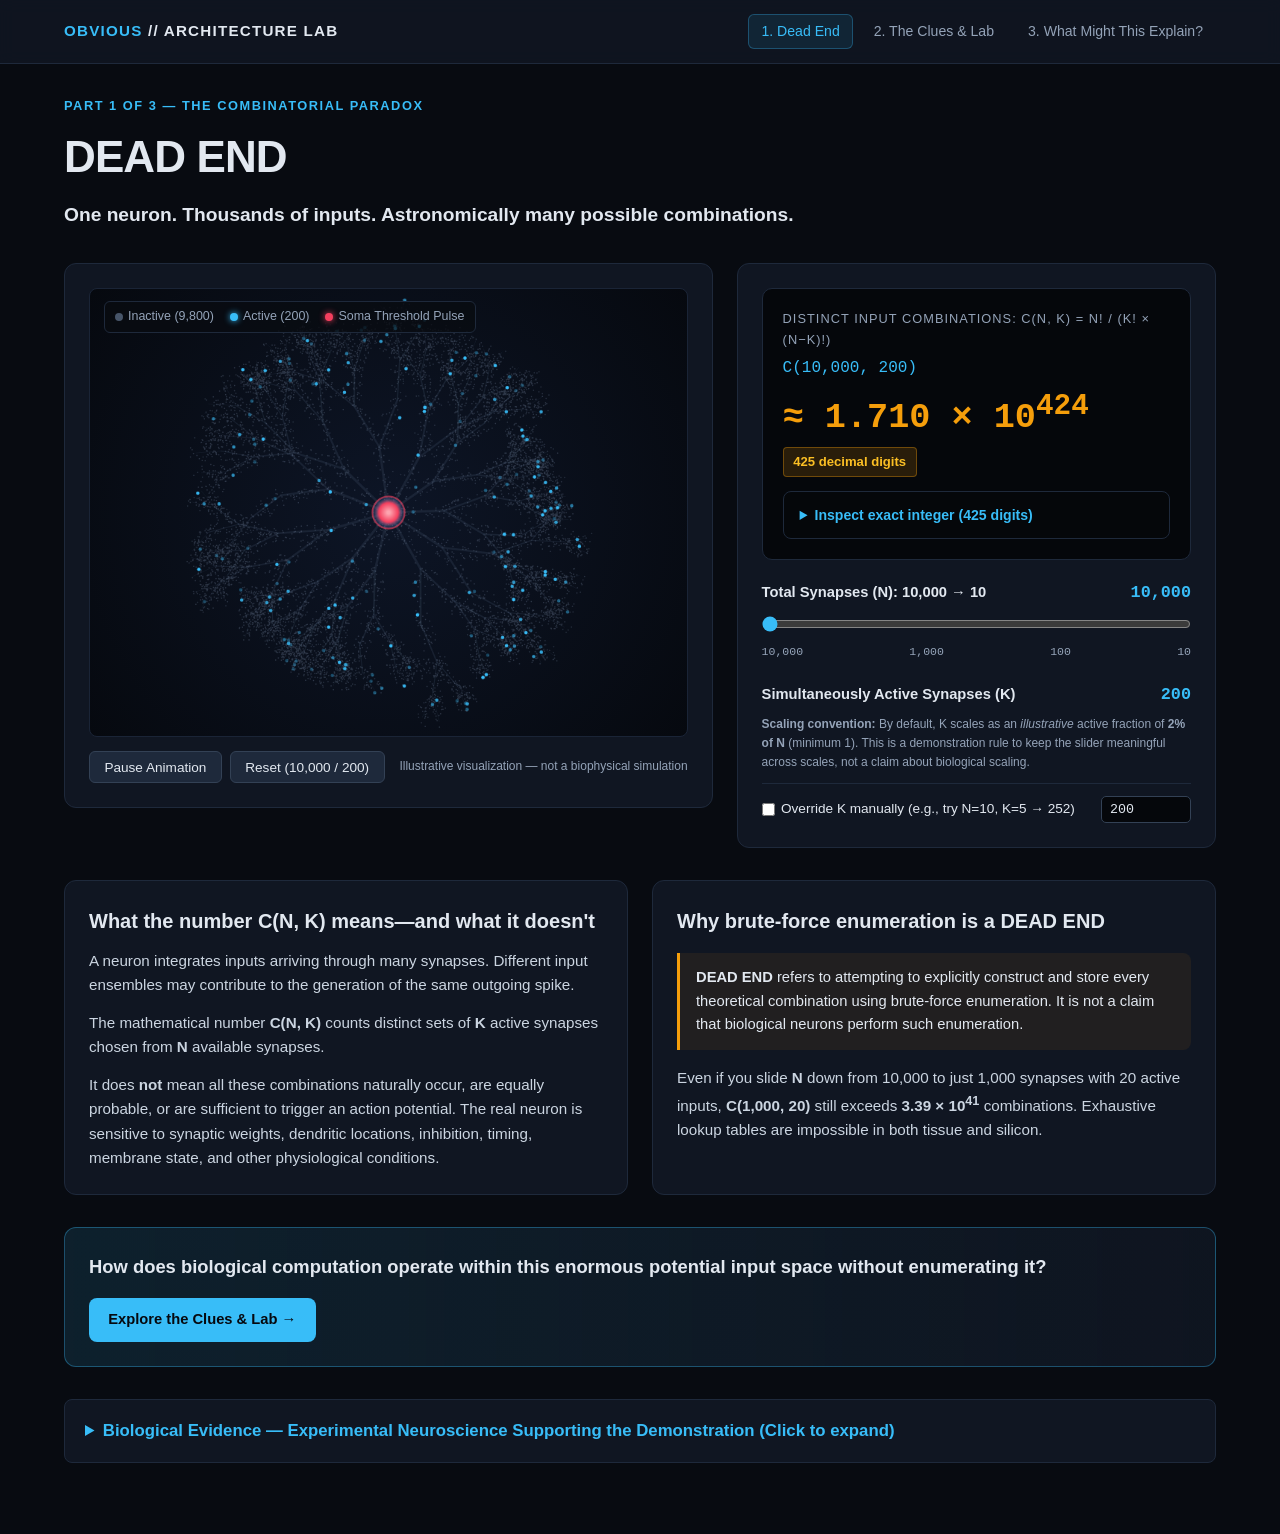
<file: index.html>
<!DOCTYPE html>
<html lang="en">
<head>
  <meta charset="UTF-8" />
  <meta name="viewport" content="width=device-width, initial-scale=1.0" />
  <title>OBVIOUS — Part 1: DEAD END</title>
  <link rel="stylesheet" href="assets/css/index.css">
<link rel="stylesheet" href="assets/css/common.css">
  <meta name="description" content="Obvious: explore combinatorial input spaces and reusable pattern computation.">
</head>
<body>
<a class="skip-link" href="#main-content">Skip to content</a>

  <nav class="topbar">
    <div class="topbar-inner">
      <a href="index.html" class="brand"><span>OBVIOUS</span> // ARCHITECTURE LAB</a>
      <div class="nav-links">
        <a href="index.html" class="active" aria-current="page">1. Dead End</a>
        <a href="clues.html">2. The Clues &amp; Lab</a>
        <a href="implications.html">3. What Might This Explain?</a>
      </div>
    </div>
  </nav>

  <main class="container" id="main-content">
    <header>
      <div class="eyebrow">Part 1 of 3 — The Combinatorial Paradox</div>
      <h1>DEAD END</h1>
      <p class="tagline">
        <strong>One neuron. Thousands of inputs. Astronomically many possible combinations.</strong>
      </p>
    </header>

    <section class="stage-grid">
      <!-- Left: Twinkling Neuron Canvas -->
      <div class="card">
        <div class="canvas-wrap">
          <canvas id="neuronCanvas" width="800" height="600"></canvas>
          <div class="canvas-overlay">
            <div class="legend">
              <span><i class="dot dot-inactive"></i>Inactive (<span id="legInactive">9,800</span>)</span>
              <span><i class="dot dot-active"></i>Active (<span id="legActive">200</span>)</span>
              <span><i class="dot dot-soma"></i>Soma Threshold Pulse</span>
            </div>
          </div>
        </div>
        <div class="canvas-controls">
          <div class="btn-group">
            <button id="toggleAnimBtn">Pause Animation</button>
            <button id="resetBtn">Reset (10,000 / 200)</button>
          </div>
          <span class="note-tiny">Illustrative visualization — not a biophysical simulation</span>
        </div>
      </div>

      <!-- Right: Combinatorial Math & Slider -->
      <div class="card">
        <div class="math-hero">
          <div class="formula-label">Distinct Input Combinations: C(N, K) = N! / (K! &times; (N&minus;K)!)</div>
          <div class="formula-expr" id="formulaExpr">C(10,000, 200)</div>
          <div class="big-result" id="sciResult">&approx; 1.710 &times; 10<sup>424</sup></div>
          <span class="digit-badge" id="digitBadge">425 decimal digits</span>

          <details>
            <summary>Inspect exact integer (<span id="exactSummaryCount">425</span> digits)</summary>
            <div class="full-int-box" id="fullIntegerBox"></div>
          </details>
        </div>

        <!-- Logarithmic N Slider -->
        <div class="control-block">
          <div class="control-header">
            <label for="nSlider" class="control-title">Total Synapses (N): 10,000 &rarr; 10</label>
            <span class="control-val" id="nDisplay">10,000</span>
          </div>
          <input type="range" id="nSlider" min="0" max="1000" value="0" step="1" />
          <div class="scale-ticks">
            <span>10,000</span>
            <span>1,000</span>
            <span>100</span>
            <span>10</span>
          </div>
        </div>

        <!-- Active K Display & Override -->
        <div class="control-block" style="margin-bottom:0;">
          <div class="control-header">
            <span class="control-title">Simultaneously Active Synapses (K)</span>
            <span class="control-val" id="kDisplay">200</span>
          </div>
          <p class="note-tiny" style="margin-bottom: 0.65rem;">
            <strong>Scaling convention:</strong> By default, K scales as an <em>illustrative</em> active fraction of <strong>2% of N</strong> (minimum 1). This is a demonstration rule to keep the slider meaningful across scales, not a claim about biological scaling.
          </p>

          <div class="k-override-row">
            <label style="display:flex; align-items:center; gap:0.4rem; cursor:pointer;">
              <input type="checkbox" id="manualKCheck" />
              Override K manually (e.g., try N=10, K=5 &rarr; 252)
            </label>
            <input type="number" id="manualKInput" min="1" max="10000" value="200" disabled />
          </div>
        </div>
      </div>
    </section>

    <!-- Central Message -->
    <section class="message-grid">
      <div class="card">
        <h2>What the number C(N, K) means—and what it doesn't</h2>
        <p>
          A neuron integrates inputs arriving through many synapses. Different input ensembles may contribute to the generation of the same outgoing spike.
        </p>
        <p>
          The mathematical number <strong>C(N, K)</strong> counts distinct sets of <strong>K</strong> active synapses chosen from <strong>N</strong> available synapses.
        </p>
        <p style="margin-bottom:0;">
          It does <strong>not</strong> mean all these combinations naturally occur, are equally probable, or are sufficient to trigger an action potential. The real neuron is sensitive to synaptic weights, dendritic locations, inhibition, timing, membrane state, and other physiological conditions.
        </p>
      </div>

      <div class="card">
        <h2>Why brute-force enumeration is a DEAD END</h2>
        <div class="callout-deadend">
          <strong>DEAD END</strong> refers to attempting to explicitly construct and store every theoretical combination using brute-force enumeration. It is not a claim that biological neurons perform such enumeration.
        </div>
        <p style="margin-bottom:0;">
          Even if you slide <strong>N</strong> down from 10,000 to just 1,000 synapses with 20 active inputs, <strong>C(1,000, 20)</strong> still exceeds <strong>3.39 &times; 10<sup>41</sup></strong> combinations. Exhaustive lookup tables are impossible in both tissue and silicon.
        </p>
      </div>
    </section>

    <!-- Closing Question Banner -->
    <div class="question-banner">
      <p>How does biological computation operate within this enormous potential input space without enumerating it?</p>
      <a href="clues.html" class="next-btn">Explore the Clues &amp; Lab &rarr;</a>
    </div>

    <!-- Expandable Experimental Neuroscience Section -->
    <section class="bio-section">
      <details>
        <summary>Biological Evidence — Experimental Neuroscience Supporting the Demonstration (Click to expand)</summary>
        <p style="margin-top:0.75rem; font-size:0.88rem; color:var(--muted);">
          Our starting point of 10,000 synapses and 200 simultaneous activations is a deliberately simplified illustration, not a universal biological constant. Below are key experimental and modeling studies on synaptic counts, coincidence detection, and nonlinear dendritic subunits. Note the distinction between <strong>model-derived predictions</strong> and <strong>direct experimental measurements</strong>.
        </p>

        <div class="paper-list">
          <div class="paper-item">
            <h3>Eyal et al. (2018) — Human Cortical Pyramidal Neurons: From Spines to Spikes via Models</h3>
            <a href="https://pmc.ncbi.nlm.nih.gov/articles/PMC6034553/" target="_blank" rel="noopener noreferrer">
              https://pmc.ncbi.nlm.nih.gov/articles/PMC6034553/
            </a>
            <p>Anatomically and physiologically constrained computational models of human cortical pyramidal neurons.</p>
            <ul>
              <li><strong>Anatomical estimate:</strong> 20,000–30,000 dendritic spines on studied human layer 2/3 pyramidal cells.</li>
              <li><strong>Model-derived prediction:</strong> Approximately 134 &plusmn; 28 simultaneous excitatory synaptic activations for a somatic action potential with 50% probability.</li>
              <li><strong>Model-derived prediction:</strong> Approximately 20 &plusmn; 10 appropriately clustered activations could trigger local dendritic NMDA spikes in the model.</li>
            </ul>
          </div>

          <div class="paper-item">
            <h3>Azouz &amp; Gray (2000) — Dynamic spike threshold reveals a mechanism for synaptic coincidence detection in cortical neurons in vivo</h3>
            <a href="https://pmc.ncbi.nlm.nih.gov/articles/PMC16678/" target="_blank" rel="noopener noreferrer">
              https://pmc.ncbi.nlm.nih.gov/articles/PMC16678/
            </a>
            <p>
              <strong>Experimental measurement:</strong> Demonstrates that cortical spike threshold depends on the rate of preceding membrane depolarization, supporting sensitivity to the temporal coincidence of incoming signals.
            </p>
          </div>

          <div class="paper-item">
            <h3>Polsky, Mel &amp; Schiller (2004) — Computational subunits in thin dendrites of pyramidal cells</h3>
            <a href="https://doi.org/10.1038/nn1253" target="_blank" rel="noopener noreferrer">
              https://doi.org/10.1038/nn1253
            </a>
            <p>
              <strong>Experimental measurement:</strong> Shows that inputs clustered on the same thin dendritic branch can integrate nonlinearly, while spatially separated inputs behave differently.
            </p>
          </div>

          <div class="paper-item">
            <h3>Losonczy &amp; Magee (2006) — Integrative Properties of Radial Oblique Dendrites in Hippocampal CA1 Pyramidal Neurons</h3>
            <a href="https://pubmed.ncbi.nlm.nih.gov/16630839/" target="_blank" rel="noopener noreferrer">
              https://pubmed.ncbi.nlm.nih.gov/16630839/
            </a>
            <p>
              <strong>Experimental measurement:</strong> Patterned synaptic stimulation showed that appropriately timed inputs can produce local dendritic spikes, illustrating the importance of coincidence and spatial organization.
            </p>
          </div>

          <div class="paper-item">
            <h3>Spruston (2008) — Pyramidal neurons: dendritic structure and synaptic integration</h3>
            <a href="https://doi.org/10.1038/nrn2286" target="_blank" rel="noopener noreferrer">
              https://doi.org/10.1038/nrn2286
            </a>
            <p>
              <strong>Review:</strong> Explains dendritic organization, synaptic integration, coincidence detection, and the specialized computational functions of dendritic branches.
            </p>
          </div>
        </div>
      </details>
    </section>
  </main>

  
<script src="assets/js/index.js"></script>
<script src="assets/js/shared.js"></script>
</body>
</html>
</file>
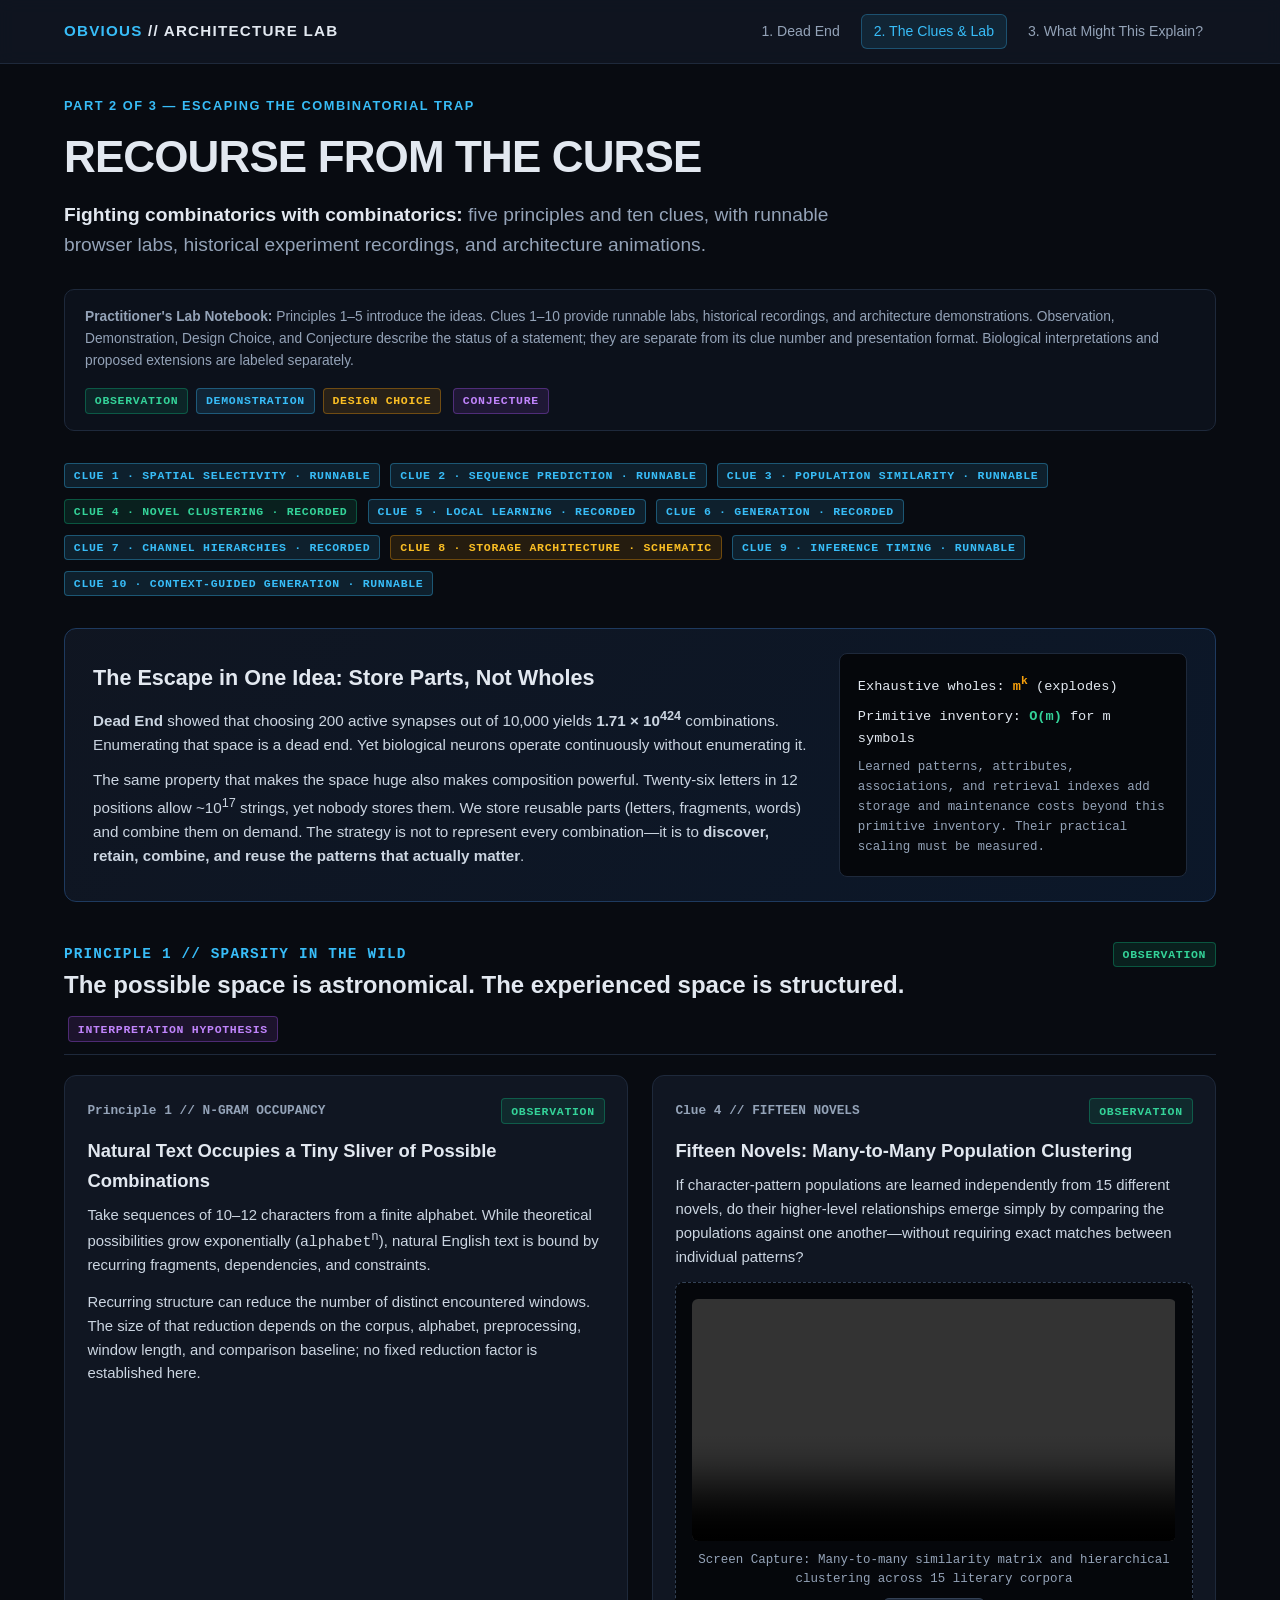
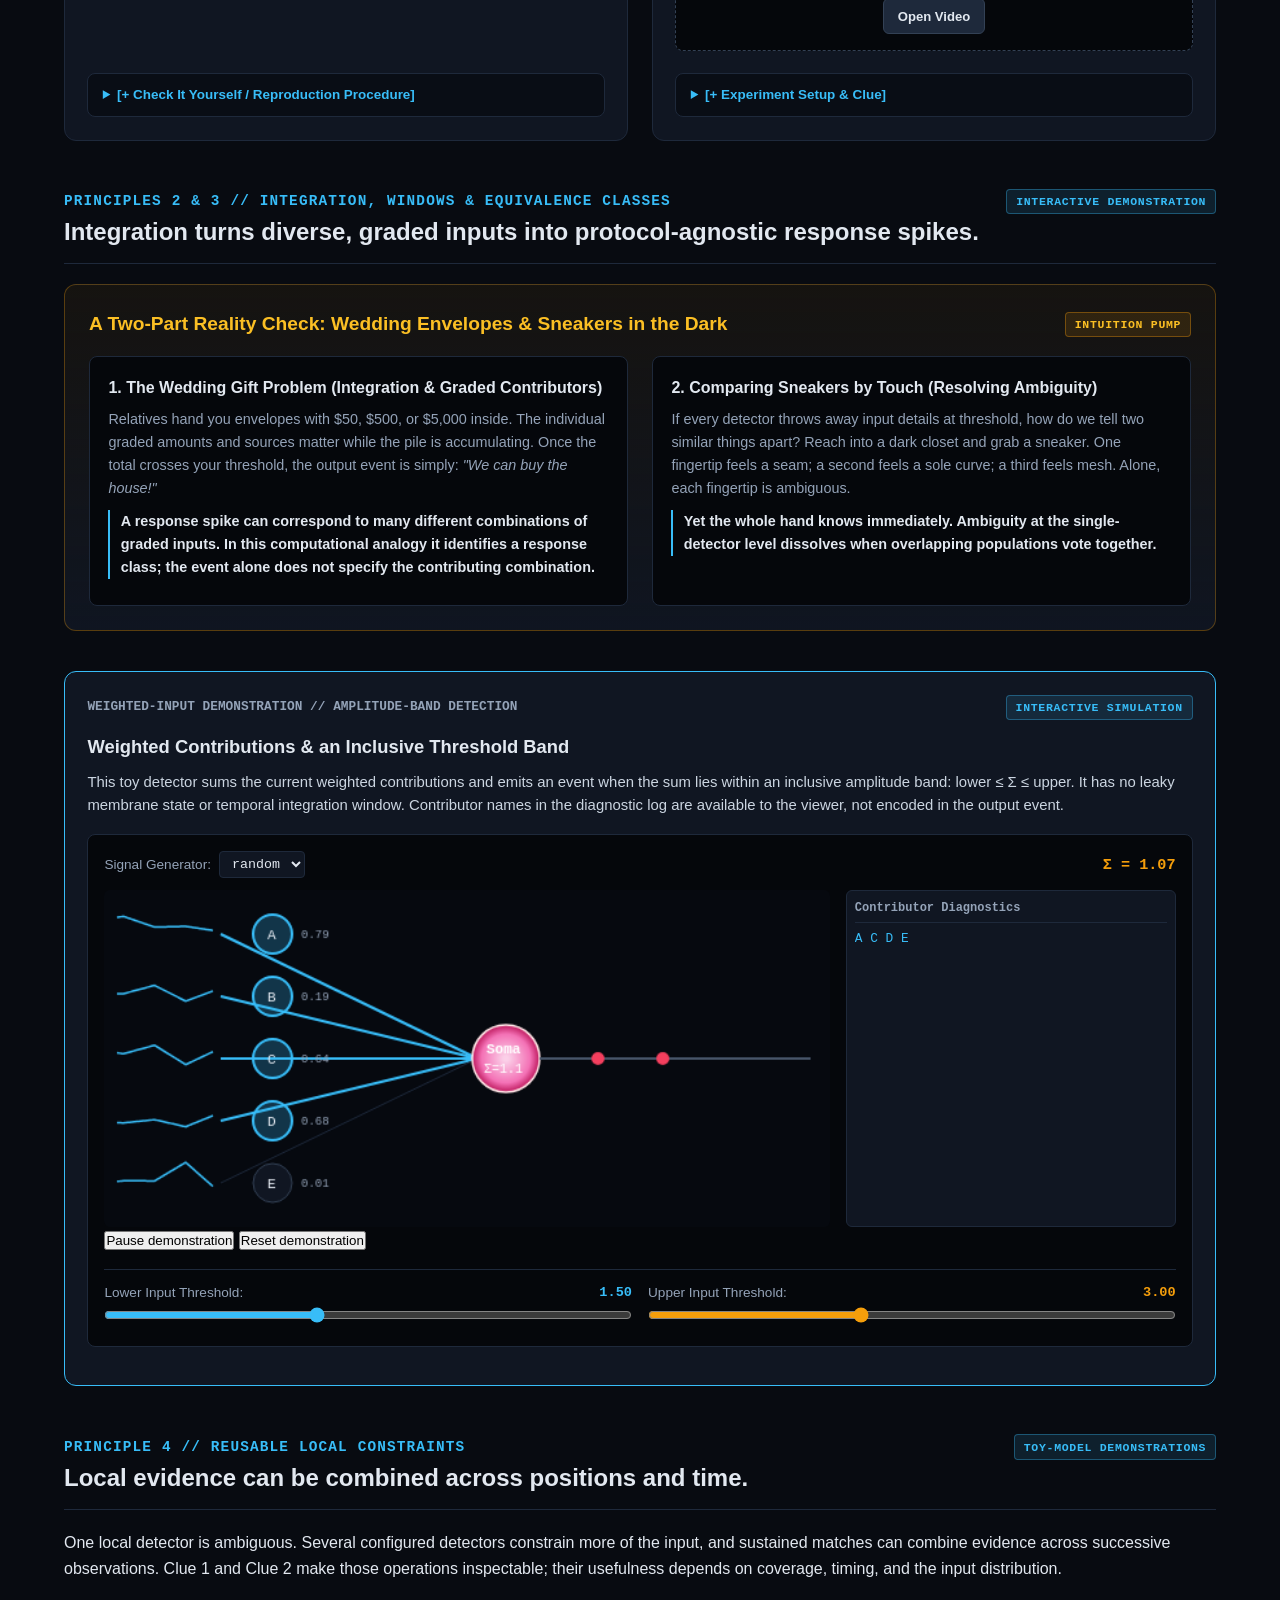
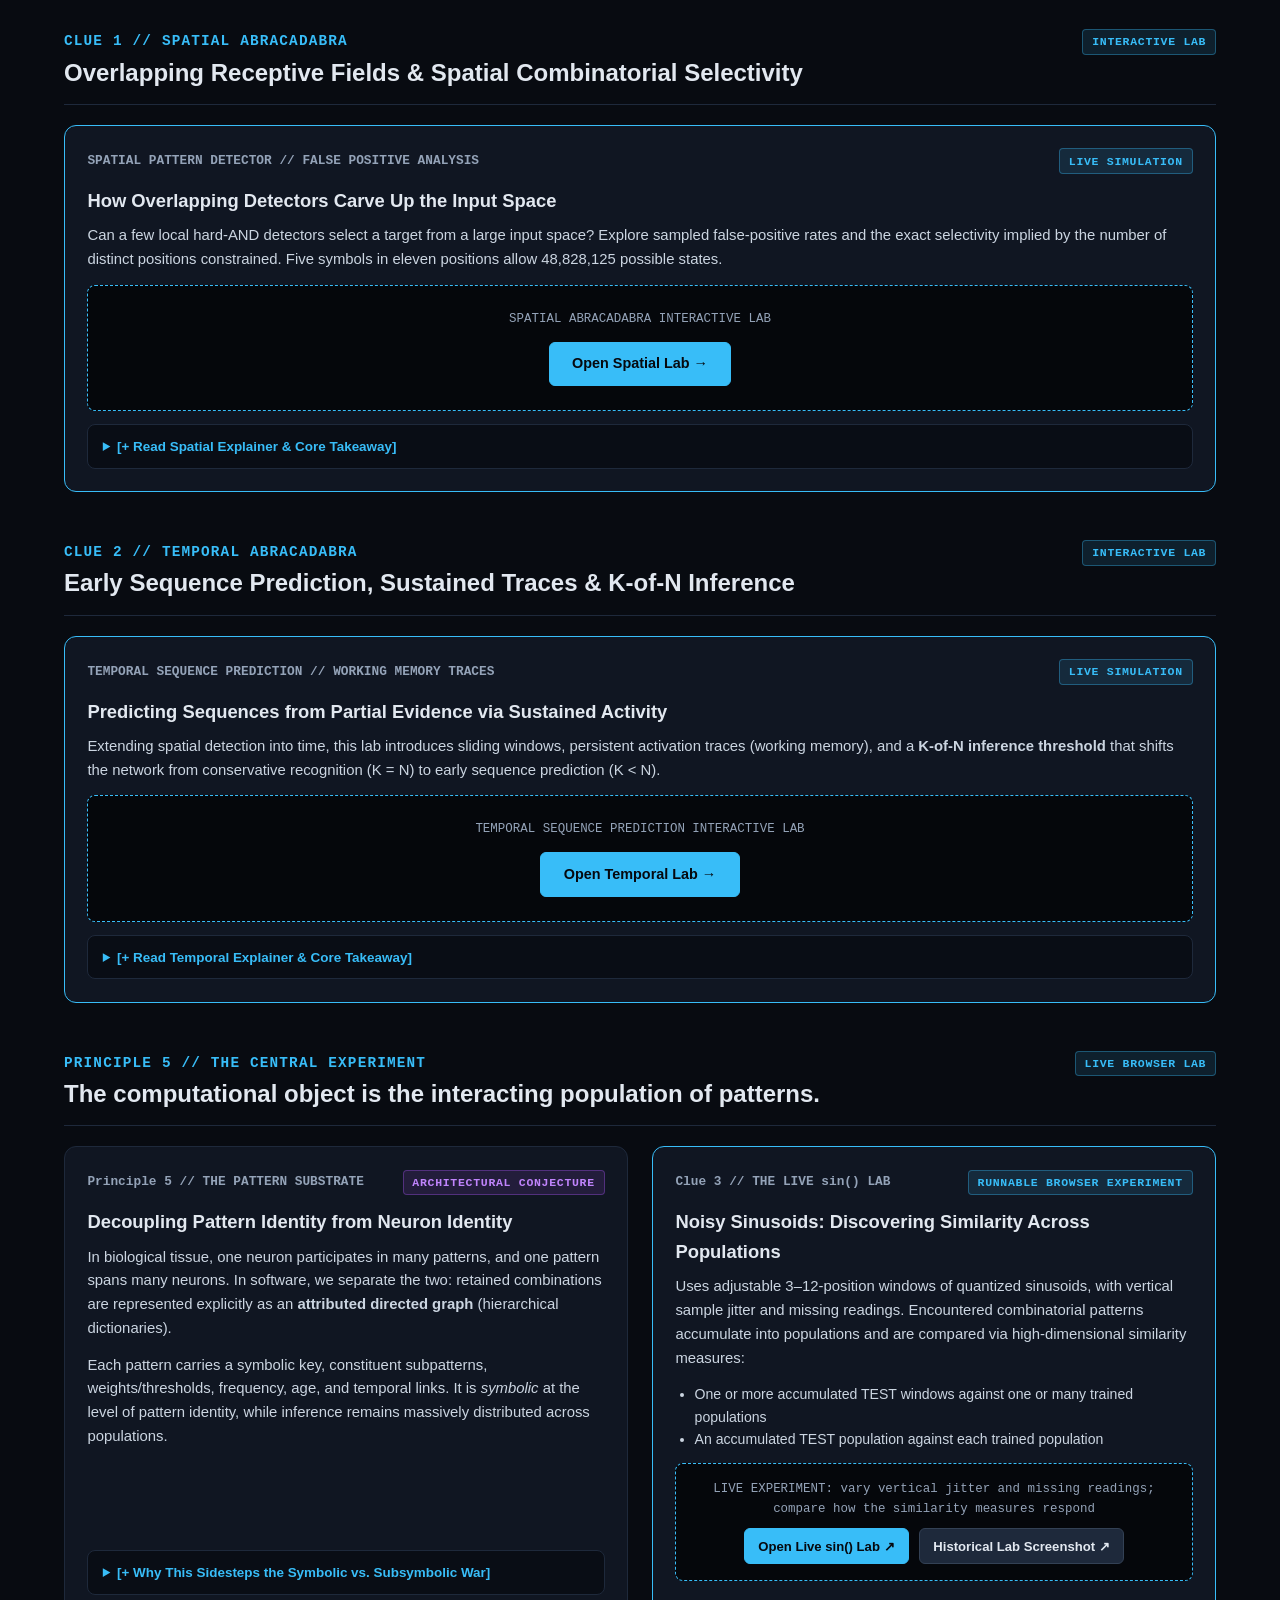
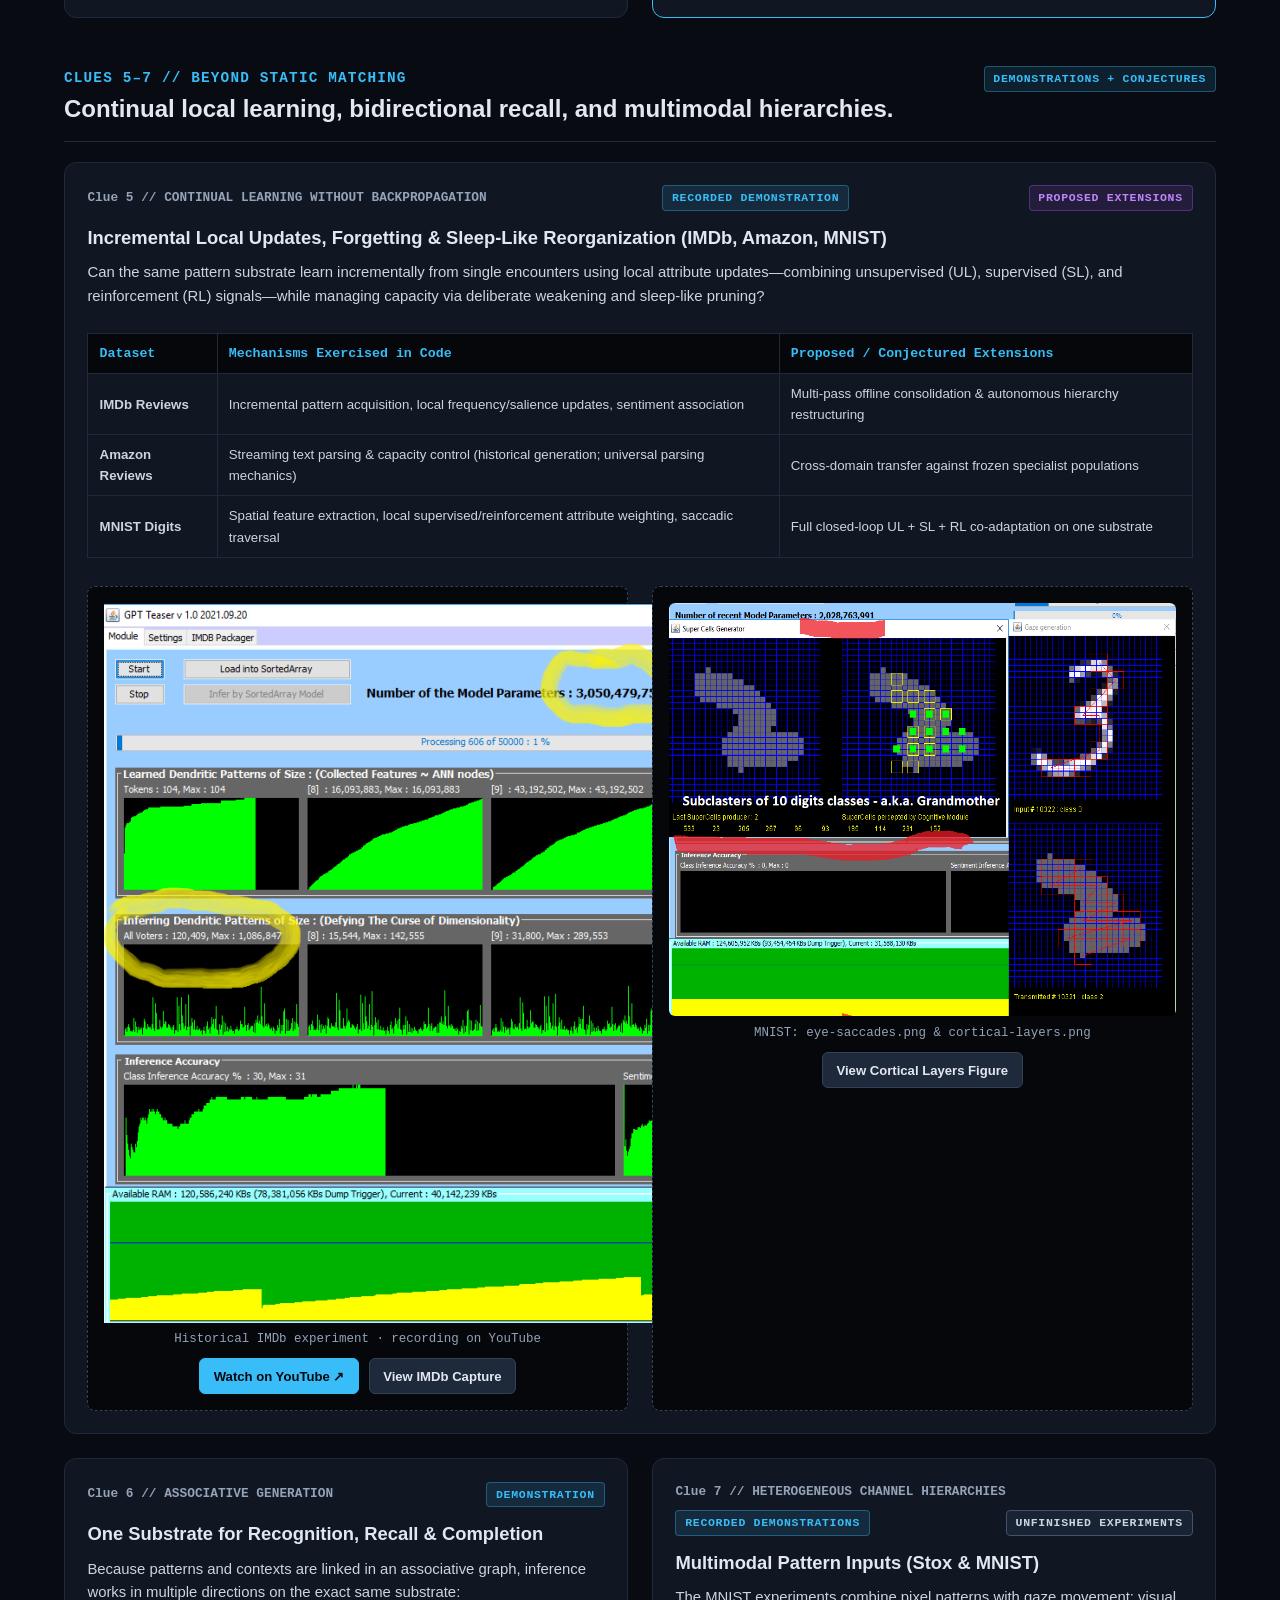
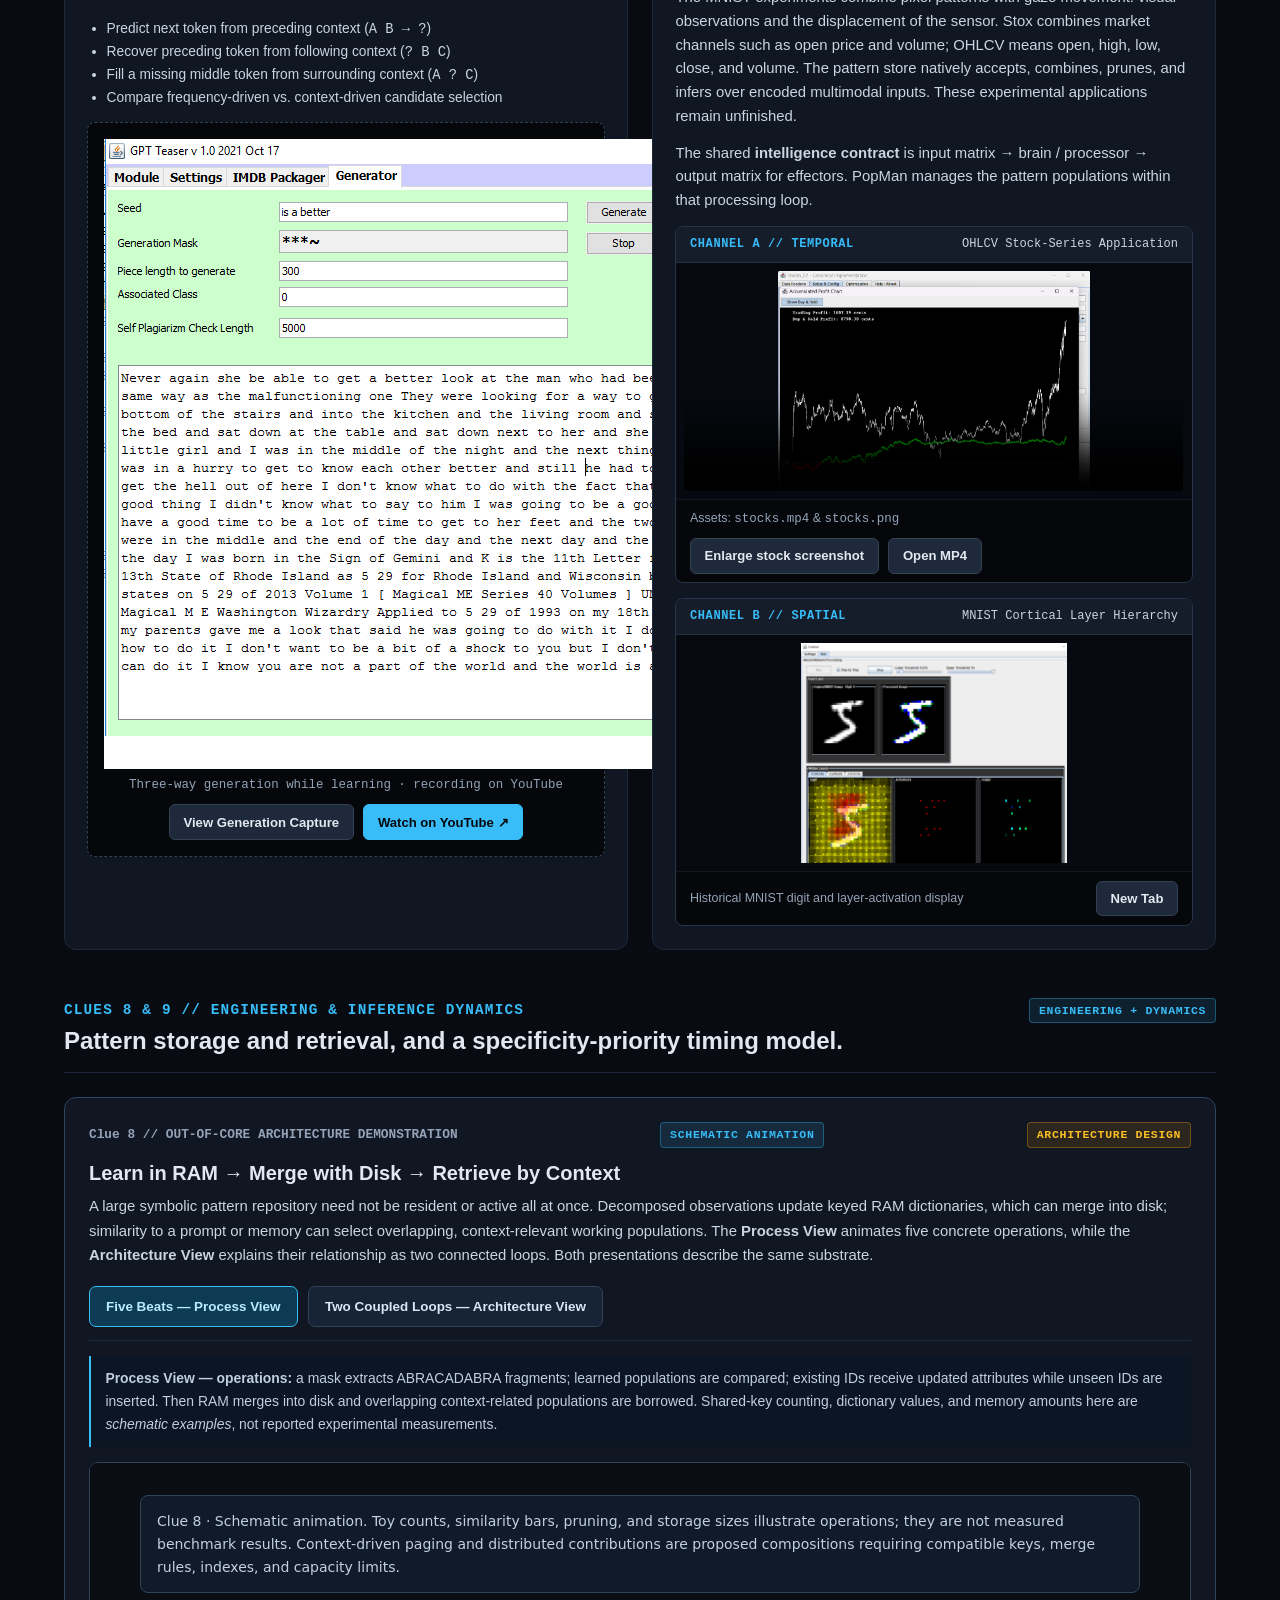
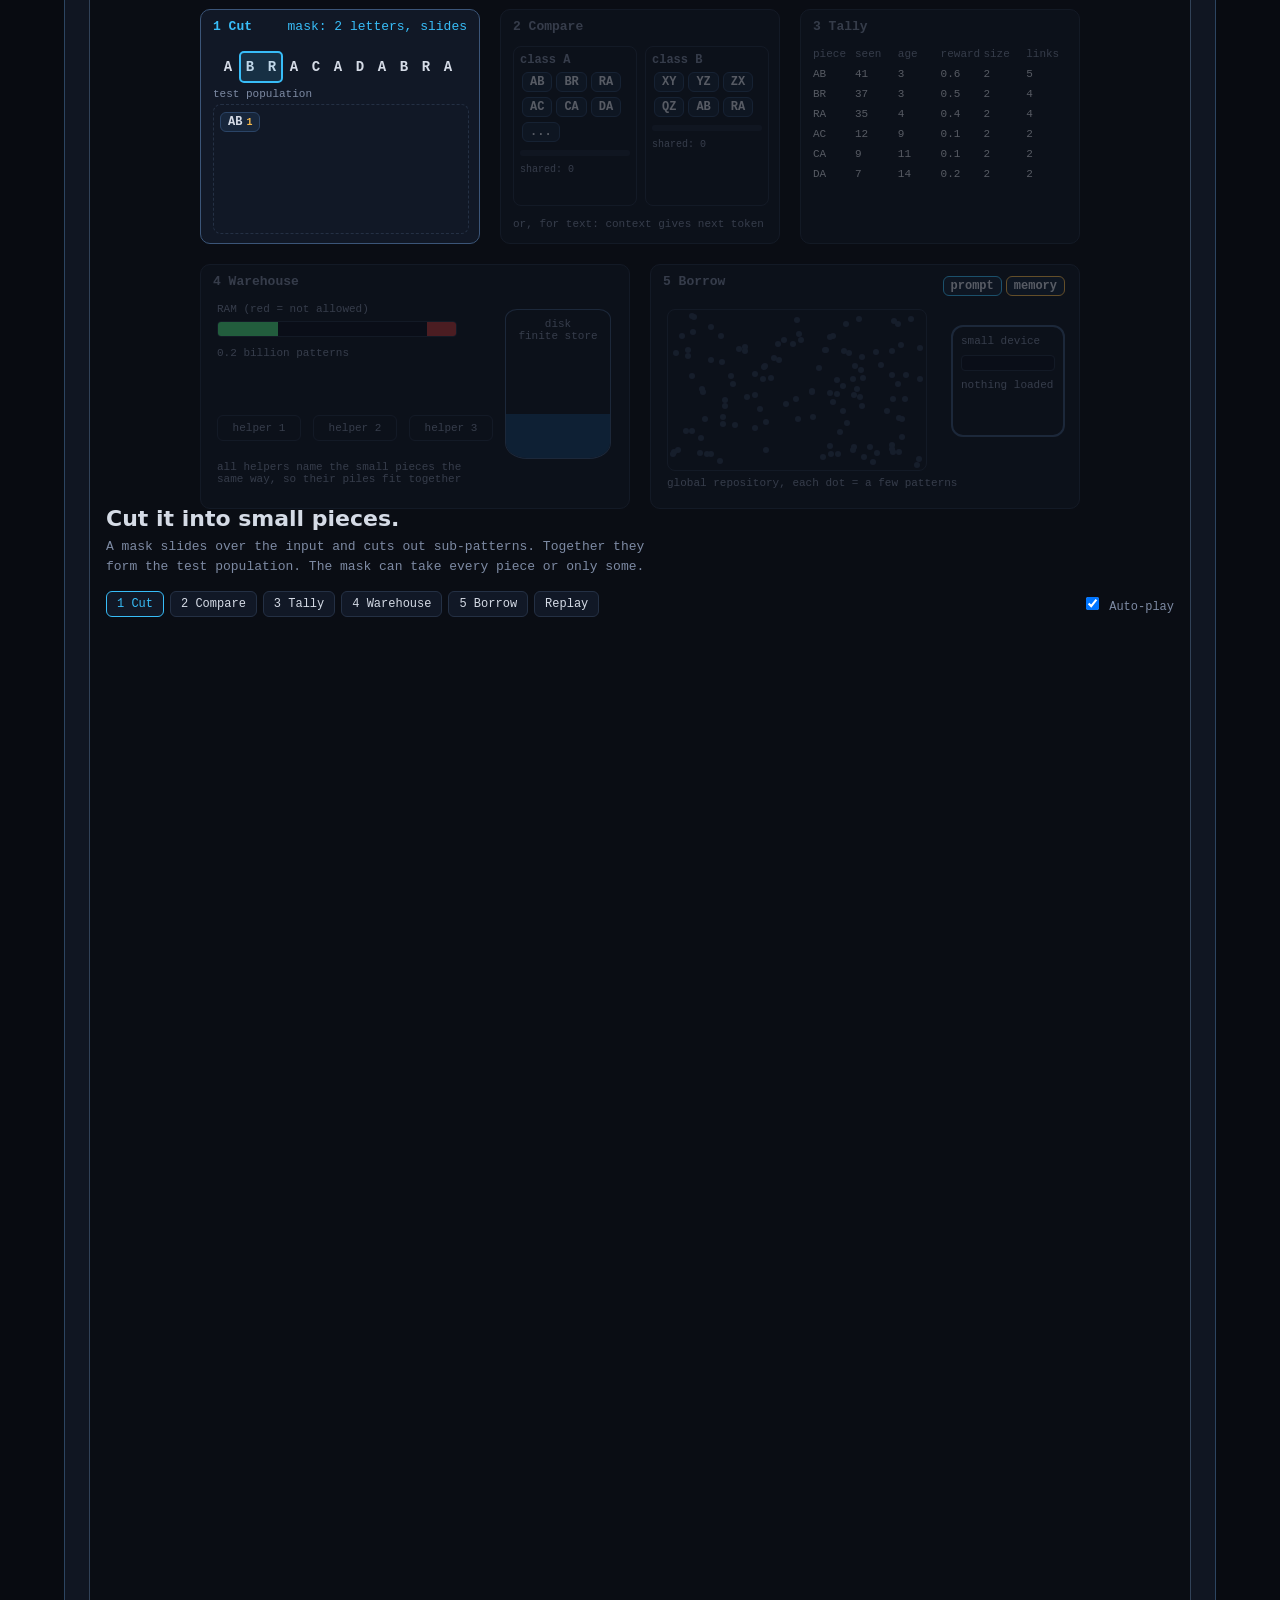
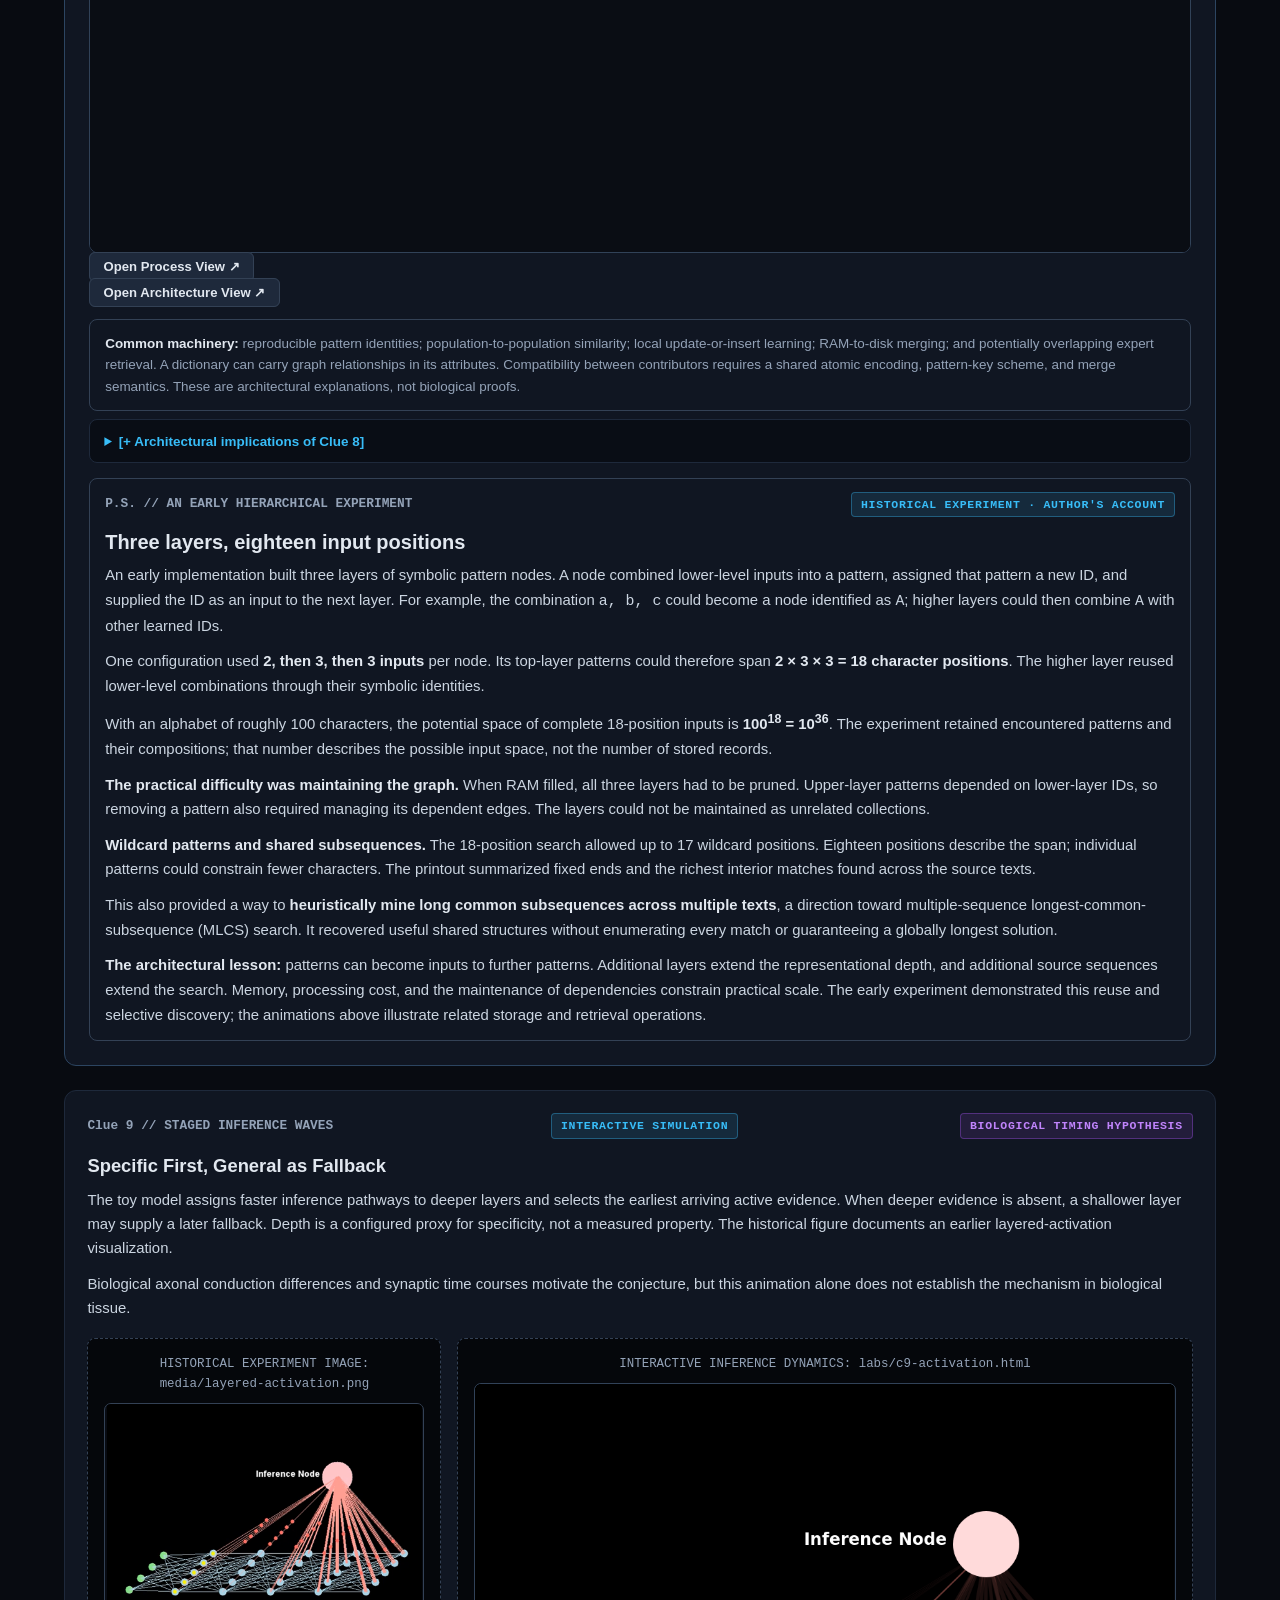
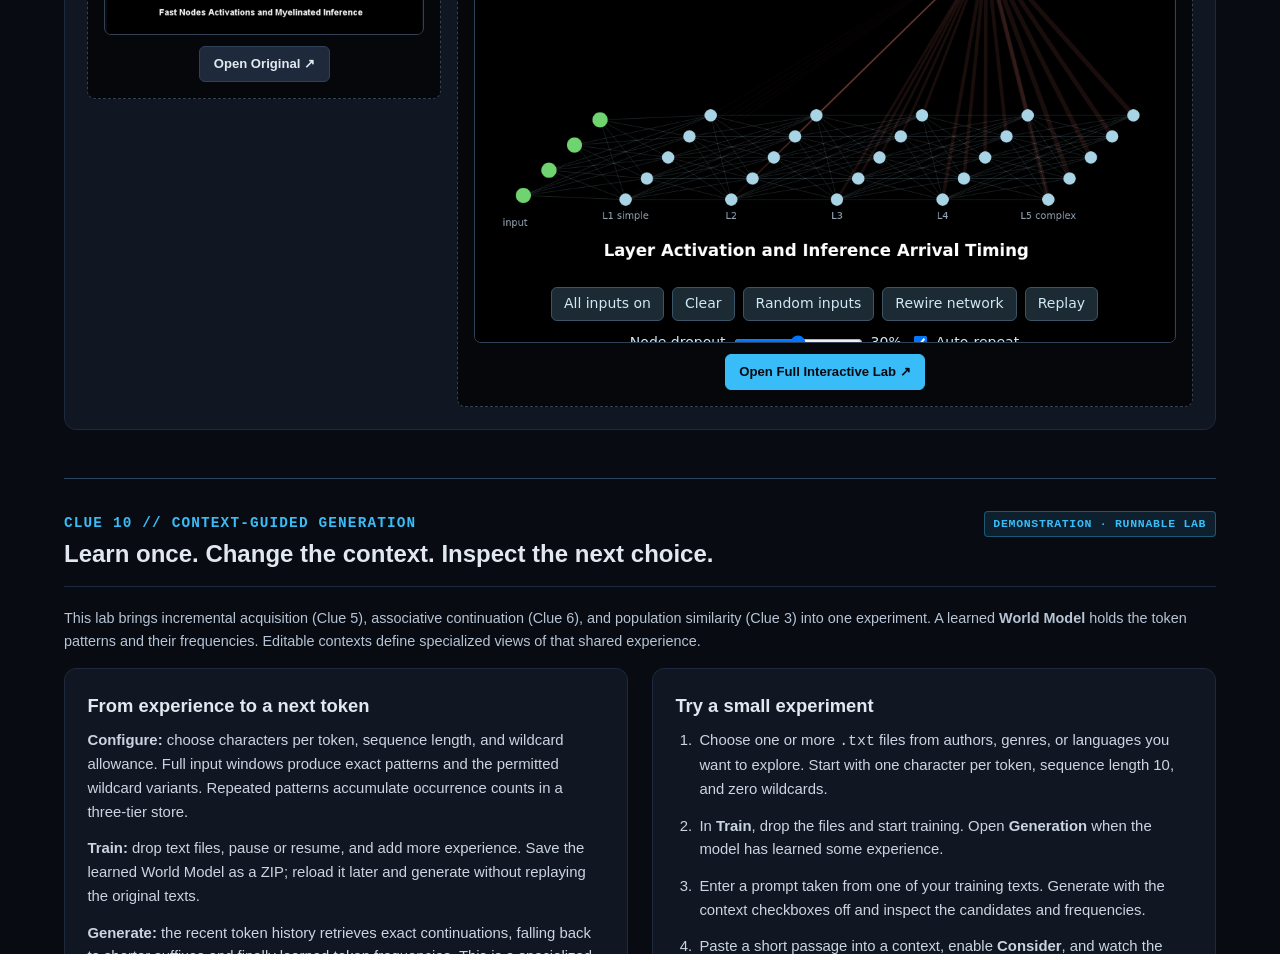
<file: clues.html>
<!DOCTYPE html>
<html lang="en">
<head>
  <meta charset="UTF-8" />
  <meta name="viewport" content="width=device-width, initial-scale=1.0" />
  <title>OBVIOUS — Part 2: Recourse from the Curse &amp; The Clues</title>
  <link rel="stylesheet" href="assets/css/clues.css">
<link rel="stylesheet" href="assets/css/common.css">
  <meta name="description" content="Five principles and ten clues: runnable labs, historical demonstrations, and architecture animations.">
</head>
<body>
<a class="skip-link" href="#main-content">Skip to content</a>

  <nav class="topbar">
    <div class="topbar-inner">
      <a href="index.html" class="brand"><span>OBVIOUS</span> // ARCHITECTURE LAB</a>
      <div class="nav-links">
        <a href="index.html">1. Dead End</a>
        <a href="clues.html" class="active" aria-current="page">2. The Clues &amp; Lab</a>
        <a href="implications.html">3. What Might This Explain?</a>
      </div>
    </div>
  </nav>

  <main class="container" id="main-content">
    <header>
      <div class="eyebrow">Part 2 of 3 — Escaping the Combinatorial Trap</div>
      <h1>RECOURSE FROM THE CURSE</h1>
      <p class="subtitle">
        <strong>Fighting combinatorics with combinatorics:</strong> five principles and ten clues, with runnable browser labs, historical experiment recordings, and architecture animations.
      </p>
    </header>

    <!-- Practitioner Note & Status Legend -->
    <div class="practitioner-bar">
      <div>
        <strong>Practitioner's Lab Notebook:</strong> Principles 1–5 introduce the ideas. Clues 1–10 provide runnable labs, historical recordings, and architecture demonstrations. Observation, Demonstration, Design Choice, and Conjecture describe the status of a statement; they are separate from its clue number and presentation format. Biological interpretations and proposed extensions are labeled separately.
      </div>
      <div class="badge-legend">
        <span class="tag tag-obs">Observation</span>
        <span class="tag tag-demo">Demonstration</span>
        <span class="tag tag-design">Design Choice</span>
        <span class="tag tag-conj">Conjecture</span>
      </div>
    </div>

    <nav class="experiment-index" aria-label="Experiments and demonstrations"><a href="#c1-spatial" class="tag tag-demo">Clue 1 · Spatial selectivity · Runnable</a>
<a href="#c2-temporal" class="tag tag-demo">Clue 2 · Sequence prediction · Runnable</a>
<a href="#c3-sinusoids" class="tag tag-demo">Clue 3 · Population similarity · Runnable</a>
<a href="#c4-clustering" class="tag tag-obs">Clue 4 · Novel clustering · Recorded</a>
<a href="#c5-learning" class="tag tag-demo">Clue 5 · Local learning · Recorded</a>
<a href="#c6-generation" class="tag tag-demo">Clue 6 · Generation · Recorded</a>
<a href="#c7-channels" class="tag tag-demo">Clue 7 · Channel hierarchies · Recorded</a>
<a href="#c8-presentations" class="tag tag-design">Clue 8 · Storage architecture · Schematic</a>
<a href="#c9-activations" class="tag tag-demo">Clue 9 · Inference timing · Runnable</a>
<a href="#clue-10" class="tag tag-demo">Clue 10 · Context-guided generation · Runnable</a></nav>
    <!-- Core Premise Box -->
    <section class="escape-hero">
      <div>
        <h2>The Escape in One Idea: Store Parts, Not Wholes</h2>
        <p>
          <strong>Dead End</strong> showed that choosing 200 active synapses out of 10,000 yields <strong>1.71 &times; 10<sup>424</sup></strong> combinations. Enumerating that space is a dead end. Yet biological neurons operate continuously without enumerating it.
        </p>
        <p style="margin-bottom:0;">
          The same property that makes the space huge also makes composition powerful. Twenty-six letters in 12 positions allow ~10<sup>17</sup> strings, yet nobody stores them. We store reusable parts (letters, fragments, words) and combine them on demand. The strategy is not to represent every combination—it is to <strong>discover, retain, combine, and reuse the patterns that actually matter</strong>.
        </p>
      </div>
      <div class="math-compare">
        <div>Exhaustive wholes: <span class="hl">m<sup>k</sup></span> (explodes)</div>
        <div>Primitive inventory: <span class="good">O(m)</span> for m symbols</div>
        <div style="margin-bottom:0; color:var(--muted); font-size:0.78rem;">
          Learned patterns, attributes, associations, and retrieval indexes add storage and maintenance costs beyond this primitive inventory. Their practical scaling must be measured.
        </div>
      </div>
    </section>

    <!-- ================================================================== -->
    <!-- PRINCIPLE 1 + CLUE 4: STRUCTURED EXPERIENCE & POPULATION CLUSTERING         -->
    <!-- ================================================================== -->
    <section class="clue-section" id="clue-1">
      <div class="clue-header">
        <div>
          <div class="clue-num">Principle 1 // Sparsity in the Wild</div>
          <h2 class="clue-title">The possible space is astronomical. The experienced space is structured.</h2>
        </div>
        <span class="tag tag-obs">Observation</span><span class="tag tag-conj">Interpretation Hypothesis</span>
      </div>

      <div class="grid-2">
        <!-- Principle 1 Card -->
        <div class="card">
          <div>
            <div class="card-top">
              <span class="exp-id">Principle 1 // N-GRAM OCCUPANCY</span>
              <span class="tag tag-obs">Observation</span>
            </div>
            <h3>Natural Text Occupies a Tiny Sliver of Possible Combinations</h3>
            <p>
              Take sequences of 10–12 characters from a finite alphabet. While theoretical possibilities grow exponentially (<code>alphabet<sup>n</sup></code>), natural English text is bound by recurring fragments, dependencies, and constraints.
            </p>
            <p>
              Recurring structure can reduce the number of distinct encountered windows. The size of that reduction depends on the corpus, alphabet, preprocessing, window length, and comparison baseline; no fixed reduction factor is established here.
            </p>
          </div>
          <details>
            <summary>[+ Check It Yourself / Reproduction Procedure]</summary>
            <p>
              Choose and record a corpus, alphabet, case/whitespace rules, and window lengths (for example, <code>n = 4..12</code>). Count unique windows in the original text and equally long shuffled controls preserving character frequencies. Repeat the shuffling and compare unique counts at matched corpus sizes. Both natural and random finite corpora occupy a shrinking fraction of <code>alphabet<sup>n</sup></code>; that fact alone does not establish useful compression. Test whether retained structure also improves prediction or retrieval.
            </p>
          </details>
        </div>

        <!-- Clue 4 Card with MP4 Video Slot -->
        <div class="card">
          <div>
            <div class="card-top">
              <span class="exp-id" id="c4-clustering">Clue 4 // FIFTEEN NOVELS</span>
              <span class="tag tag-obs">Observation</span>
            </div>
            <h3>Fifteen Novels: Many-to-Many Population Clustering</h3>
            <p>
              If character-pattern populations are learned independently from 15 different novels, do their higher-level relationships emerge simply by comparing the populations against one another—without requiring exact matches between individual patterns?
            </p>
            <div class="media-stage">
              <video preload="metadata" src="media/c4-fifteen-novels.mp4" controls loop muted playsinline style="width:100%; border-radius:6px; display:block; margin-bottom:0.6rem;"></video>
              <span class="slot-label">Screen Capture: Many-to-many similarity matrix and hierarchical clustering across 15 literary corpora</span>
              <div class="btn-row">
                <a href="media/c4-fifteen-novels.mp4" target="_blank" class="btn" rel="noopener noreferrer">Open Video</a>
              </div>
            </div>
          </div>
          <details>
            <summary>[+ Experiment Setup &amp; Clue]</summary>
            <p>
              <strong>Setup:</strong> Learn an independent population of character combinations from each of 15 novels, then compute pairwise population similarity across all 15.<br/>
              <strong>Clue:</strong> Population-level similarity reveals structural relationships (clustering by author/style) without needing identical token sequences.
            </p>
          </details>
        </div>
      </div>
    </section>

    <!-- ================================================================== -->
    <!-- CLUES 2 & 3 + JAVA-STYLE LIF COINCIDENCE LAB & METAPHORS           -->
    <!-- ================================================================== -->
    <section class="clue-section">
      <div class="clue-header">
        <div>
          <div class="clue-num" id="clues-2-3">Principles 2 &amp; 3 // Integration, Windows &amp; Equivalence Classes</div>
          <h2 class="clue-title">Integration turns diverse, graded inputs into protocol-agnostic response spikes.</h2>
        </div>
        <span class="tag tag-demo">Interactive Demonstration</span>
      </div>

      <!-- THE TWO-PART DRY HUMOR METAPHOR DUO -->
      <div class="metaphor-duo">
        <div class="metaphor-duo-header">
          <h3>A Two-Part Reality Check: Wedding Envelopes &amp; Sneakers in the Dark</h3>
          <span class="tag tag-design">Intuition Pump</span>
        </div>
        <div class="grid-2">
          <div class="metaphor-card">
            <h4>1. The Wedding Gift Problem (Integration &amp; Graded Contributors)</h4>
            <p>
              Relatives hand you envelopes with $50, $500, or $5,000 inside. The individual graded amounts and sources matter while the pile is accumulating. Once the total crosses your threshold, the output event is simply: <em>"We can buy the house!"</em>
            </p>
            <p class="metaphor-punchline">
              A response spike can correspond to many different combinations of graded inputs. In this computational analogy it identifies a response class; the event alone does not specify the contributing combination.
            </p>
          </div>
          <div class="metaphor-card">
            <h4>2. Comparing Sneakers by Touch (Resolving Ambiguity)</h4>
            <p>
              If every detector throws away input details at threshold, how do we tell two similar things apart? Reach into a dark closet and grab a sneaker. One fingertip feels a seam; a second feels a sole curve; a third feels mesh. Alone, each fingertip is ambiguous.
            </p>
            <p class="metaphor-punchline">
              Yet the whole hand knows immediately. Ambiguity at the single-detector level dissolves when overlapping populations vote together.
            </p>
          </div>
        </div>
      </div>

      <!-- JAVA SWING INSPIRED INTERACTIVE LIF LAB CARD -->
      <div class="card" style="border-color: var(--accent);">
        <div>
          <div class="card-top">
            <span class="exp-id">WEIGHTED-INPUT DEMONSTRATION // AMPLITUDE-BAND DETECTION</span>
            <span class="tag tag-demo">Interactive Simulation</span>
          </div>
          <h3>Weighted Contributions &amp; an Inclusive Threshold Band</h3>
          <p>
            This toy detector sums the current weighted contributions and emits an event when the sum lies within an inclusive amplitude band: lower &le; &Sigma; &le; upper. It has no leaky membrane state or temporal integration window. Contributor names in the diagnostic log are available to the viewer, not encoded in the output event.
          </p>

          <!-- Interactive Canvas Container mimicking your Java GUI -->
          <div style="background: var(--code-bg); border: 1px solid var(--panel-border); border-radius: 8px; padding: 1rem; margin: 1rem 0;">
            <div style="display: flex; justify-content: space-between; align-items: center; margin-bottom: 0.75rem; flex-wrap: wrap; gap: 0.5rem;">
              <div style="display: flex; align-items: center; gap: 0.5rem; font-size: 0.85rem;">
                <label style="color: var(--muted);">Signal Generator:</label>
                <select id="sigGenSelect" style="background: var(--panel); color: var(--text); border: 1px solid var(--panel-border); padding: 0.25rem 0.5rem; border-radius: 4px; font-family: monospace;">
                  <option value="random">random</option>
                  <option value="sine">sine</option>
                  <option value="spikes">spikes</option>
                </select>
              </div>
              <div id="somaSumDisplay" style="font-family: monospace; font-size: 0.95rem; color: var(--gold); font-weight: 700;">
                &Sigma; = 0.00
              </div>
            </div>

            <div style="display: grid; grid-template-columns: 2.2fr 1fr; gap: 1rem; align-items: stretch;">
              <canvas id="javaLifCanvas" width="560" height="260" style="width: 100%; height: auto; background: #06090f; border-radius: 6px; display: block;"></canvas>
              
              <!-- Axon Output History List Box -->
              <div style="background: var(--panel); border: 1px solid var(--panel-border); border-radius: 6px; padding: 0.5rem; display: flex; flex-direction: column;">
                <span style="font-family: monospace; font-size: 0.75rem; color: var(--muted); border-bottom: 1px solid var(--panel-border); padding-bottom: 0.25rem; margin-bottom: 0.35rem; font-weight: 700;">Contributor Diagnostics</span>
                <div id="axonOutputLog" style="font-family: monospace; font-size: 0.8rem; color: var(--accent); overflow-y: auto; max-height: 220px; flex-grow: 1; display: flex; flex-direction: column; gap: 0.2rem;">
                  <span style="color: var(--muted); font-style: italic;">Waiting for threshold-band match...</span>
                </div>
              </div>
            </div>

            <button type="button" id="integrationPause">Pause demonstration</button>
            <button type="button" id="integrationReset">Reset demonstration</button>
            <!-- Dual Threshold Sliders -->
            <div style="display: grid; grid-template-columns: 1fr 1fr; gap: 1rem; margin-top: 1rem; padding-top: 0.75rem; border-top: 1px solid var(--panel-border); font-size: 0.85rem;">
              <div>
                <div style="display: flex; justify-content: space-between; margin-bottom: 0.25rem;">
                  <label style="color: var(--muted);">Lower Input Threshold:</label>
                  <span id="lowerThreshVal" style="font-family: monospace; color: var(--accent); font-weight: 700;">1.50</span>
                </div>
                <input type="range" id="lowerThreshSlider" min="0.5" max="3.0" value="1.5" step="0.05" style="width:100%; accent-color: var(--accent);" />
              </div>
              <div>
                <div style="display: flex; justify-content: space-between; margin-bottom: 0.25rem;">
                  <label style="color: var(--muted);">Upper Input Threshold:</label>
                  <span id="upperThreshVal" style="font-family: monospace; color: var(--gold); font-weight: 700;">3.00</span>
                </div>
                <input type="range" id="upperThreshSlider" min="2.0" max="4.5" value="3.0" step="0.05" style="width:100%; accent-color: var(--gold);" />
              </div>
            </div>
          </div>
        </div>
      </div>
    </section>

    <section class="clue-section" id="clue-4">
      <div class="clue-header"><div><div class="clue-num">Principle 4 // Reusable Local Constraints</div><h2 class="clue-title">Local evidence can be combined across positions and time.</h2></div><span class="tag tag-demo">Toy-Model Demonstrations</span></div>
      <p>One local detector is ambiguous. Several configured detectors constrain more of the input, and sustained matches can combine evidence across successive observations. Clue 1 and Clue 2 make those operations inspectable; their usefulness depends on coverage, timing, and the input distribution.</p>
    </section>
    <!-- ================================================================== -->
    <!-- WIRING Clue 1: SPATIAL ABRACADABRA                          -->
    <!-- ================================================================== -->
    <section class="clue-section">
      <div class="clue-header">
        <div>
          <div class="clue-num" id="c1-spatial">Clue 1 // Spatial ABRACADABRA</div>
          <h2 class="clue-title">Overlapping Receptive Fields &amp; Spatial Combinatorial Selectivity</h2>
        </div>
        <span class="tag tag-demo">Interactive Lab</span>
      </div>

      <div class="card" style="border-color: var(--accent);">
        <div>
          <div class="card-top">
            <span class="exp-id">SPATIAL PATTERN DETECTOR // FALSE POSITIVE ANALYSIS</span>
            <span class="tag tag-demo">Live Simulation</span>
          </div>
          <h3>How Overlapping Detectors Carve Up the Input Space</h3>
          <p>
            Can a few local hard-AND detectors select a target from a large input space? Explore sampled false-positive rates and the exact selectivity implied by the number of distinct positions constrained. Five symbols in eleven positions allow 48,828,125 possible states.
          </p>

          <div class="media-stage" style="border-color: var(--accent); padding: 1.5rem; text-align: center;">
            <span class="slot-label">SPATIAL ABRACADABRA INTERACTIVE LAB</span>
            <div class="btn-row" style="margin-top: 0.75rem;">
              <a href="labs/c1-spatial.html" target="_blank" rel="noopener noreferrer" class="btn btn-primary" style="padding: 0.6rem 1.4rem; font-size: 0.9rem;">Open Spatial Lab &rarr;</a>
            </div>
          </div>

          <details>
            <summary>[+ Read Spatial Explainer &amp; Core Takeaway]</summary>
            <p>
              <strong>The Setup:</strong> An 11-position input (5 unique symbols, 5<sup>11</sup> = 48,828,125 states) feeds hard-AND nodes wired to target subpatterns. These detectors are configured from the target; they do not learn it.<br/>
              <strong>The Discovery:</strong> Under uniform random input, constraining U distinct positions gives a match probability of 5<sup>&minus;U</sup>. Shared positions are not independent evidence. Compare actual coverage and effective fan-in across wiring modes. Zero errors in a short sample does not establish a zero error rate or a biological mechanism.
            </p>
          </details>
        </div>
      </div>
    </section>

    <!-- ================================================================== -->
    <!-- WIRING Clue 2: TEMPORAL ABRACADABRA                         -->
    <!-- ================================================================== -->
    <section class="clue-section">
      <div class="clue-header">
        <div>
          <div class="clue-num" id="c2-temporal">Clue 2 // Temporal ABRACADABRA</div>
          <h2 class="clue-title">Early Sequence Prediction, Sustained Traces &amp; K-of-N Inference</h2>
        </div>
        <span class="tag tag-demo">Interactive Lab</span>
      </div>

      <div class="card" style="border-color: var(--accent);">
        <div>
          <div class="card-top">
            <span class="exp-id">TEMPORAL SEQUENCE PREDICTION // WORKING MEMORY TRACES</span>
            <span class="tag tag-demo">Live Simulation</span>
          </div>
          <h3>Predicting Sequences from Partial Evidence via Sustained Activity</h3>
          <p>
            Extending spatial detection into time, this lab introduces sliding windows, persistent activation traces (working memory), and a <strong>K-of-N inference threshold</strong> that shifts the network from conservative recognition (K = N) to early sequence prediction (K &lt; N).
          </p>

          <div class="media-stage" style="border-color: var(--accent); padding: 1.5rem; text-align: center;">
            <span class="slot-label">TEMPORAL SEQUENCE PREDICTION INTERACTIVE LAB</span>
            <div class="btn-row" style="margin-top: 0.75rem;">
              <a href="labs/c2-temporal.html" target="_blank" rel="noopener noreferrer" class="btn btn-primary" style="padding: 0.6rem 1.4rem; font-size: 0.9rem;">Open Temporal Lab &rarr;</a>
            </div>
          </div>

          <details>
            <summary>[+ Read Temporal Explainer &amp; Core Takeaway]</summary>
            <p>
              <strong>The Mechanism:</strong> Latent subpattern detectors sustain activation for a separately adjustable number of strides. The detector count N and sustain duration are different parameters.<br/>
              <strong>Early prediction:</strong> With K &lt; N, sufficient retained matches may trigger an event before the full target arrives. Earlier commitment trades evidence for speed; measure false positives as K, sustain, coverage, and input distribution change.
            </p>
          </details>
        </div>
      </div>
    </section>

    <!-- ================================================================== -->
    <!-- PRINCIPLE 5 + CLUE 3: POPULATIONS OF PATTERNS & THE LIVE sin() LAB          -->
    <!-- ================================================================== -->
    <section class="clue-section">
      <div class="clue-header">
        <div>
          <div class="clue-num" id="clue-5">Principle 5 // The Central Experiment</div>
          <h2 class="clue-title">The computational object is the interacting population of patterns.</h2>
        </div>
        <span class="tag tag-demo">Live Browser Lab</span>
      </div>

      <div class="grid-2">
        <!-- Principle 5 Pattern Graph Architecture -->
        <div class="card">
          <div>
            <div class="card-top">
              <span class="exp-id">Principle 5 // THE PATTERN SUBSTRATE</span>
              <span class="tag tag-conj">Architectural Conjecture</span>
            </div>
            <h3>Decoupling Pattern Identity from Neuron Identity</h3>
            <p>
              In biological tissue, one neuron participates in many patterns, and one pattern spans many neurons. In software, we separate the two: retained combinations are represented explicitly as an <strong>attributed directed graph</strong> (hierarchical dictionaries).
            </p>
            <p>
              Each pattern carries a symbolic key, constituent subpatterns, weights/thresholds, frequency, age, and temporal links. It is <em>symbolic</em> at the level of pattern identity, while inference remains massively distributed across populations.
            </p>
          </div>
          <details>
            <summary>[+ Why This Sidesteps the Symbolic vs. Subsymbolic War]</summary>
            <p>
              Patterns do not need human-readable labels to have explicit computational keys. Because each retained combination has an addressable identity, populations can be compared, merged, pruned, or queried bidirectionally without a separate symbolic reasoning engine bolted on top.
            </p>
          </details>
        </div>

        <!-- Clue 3 Live sin() Lab Launcher -->
        <div class="card" style="border-color: var(--accent);">
          <div>
            <div class="card-top">
              <span class="exp-id" id="c3-sinusoids">Clue 3 // THE LIVE sin() LAB</span>
              <span class="tag tag-demo">Runnable Browser Experiment</span>
            </div>
            <h3>Noisy Sinusoids: Discovering Similarity Across Populations</h3>
            <p>
              Uses adjustable 3–12-position windows of quantized sinusoids, with vertical sample jitter and missing readings. Encountered combinatorial patterns accumulate into populations and are compared via high-dimensional similarity measures:
            </p>
            <ul style="padding-left:1.2rem; color:#cbd5e1; font-size:0.88rem; margin-bottom:0.8rem;">
              <li>One or more accumulated TEST windows against one or many trained populations</li>
              <li>An accumulated TEST population against each trained population</li>
            </ul>
            <div class="media-stage" style="border-color: var(--accent);">
              <span class="slot-label">LIVE EXPERIMENT: vary vertical jitter and missing readings; compare how the similarity measures respond</span>
              <div class="btn-row">
                <a href="labs/c3-sinusoids.html" target="_blank" rel="noopener noreferrer" class="btn btn-primary">Open Live sin() Lab &nearr;</a>
                <a href="media/3-sin-fallback-2.png" target="_blank" class="btn" rel="noopener noreferrer">Historical Lab Screenshot &nearr;</a>
              </div>
            </div>
          </div>
        </div>
      </div>
    </section>

    <!-- ================================================================== -->
    <!-- PART C (Clue 5, Clue 6, Clue 7): LEARNING, BIDIRECTIONAL GENERATION, MULTIMODAL -->
    <!-- ================================================================== -->
    <section class="clue-section">
      <div class="clue-header">
        <div>
          <div class="clue-num">Clues 5–7 // Beyond Static Matching</div>
          <h2 class="clue-title">Continual local learning, bidirectional recall, and multimodal hierarchies.</h2>
        </div>
        <span class="tag tag-demo">Demonstrations + Conjectures</span>
      </div>

      <!-- Clue 5 Full-width Card -->
      <div class="card" style="margin-bottom: 1.5rem;">
        <div class="card-top">
          <span class="exp-id" id="c5-learning">Clue 5 // CONTINUAL LEARNING WITHOUT BACKPROPAGATION</span>
          <span class="tag tag-demo">Recorded Demonstration</span><span class="tag tag-conj">Proposed Extensions</span>
        </div>
        <h3>Incremental Local Updates, Forgetting &amp; Sleep-Like Reorganization (IMDb, Amazon, MNIST)</h3>
        <p>
          Can the same pattern substrate learn incrementally from single encounters using local attribute updates—combining unsupervised (UL), supervised (SL), and reinforcement (RL) signals—while managing capacity via deliberate weakening and sleep-like pruning?
        </p>

        <table>
          <thead>
            <tr>
              <th>Dataset</th>
              <th>Mechanisms Exercised in Code</th>
              <th>Proposed / Conjectured Extensions</th>
            </tr>
          </thead>
          <tbody>
            <tr>
              <td><strong>IMDb Reviews</strong></td>
              <td>Incremental pattern acquisition, local frequency/salience updates, sentiment association</td>
              <td>Multi-pass offline consolidation &amp; autonomous hierarchy restructuring</td>
            </tr>
            <tr>
              <td><strong>Amazon Reviews</strong></td>
              <td>Streaming text parsing &amp; capacity control (historical generation; universal parsing mechanics)</td>
              <td>Cross-domain transfer against frozen specialist populations</td>
            </tr>
            <tr>
              <td><strong>MNIST Digits</strong></td>
              <td>Spatial feature extraction, local supervised/reinforcement attribute weighting, saccadic traversal</td>
              <td>Full closed-loop UL + SL + RL co-adaptation on one substrate</td>
            </tr>
          </tbody>
        </table>

        <!-- Media Stage for IMDb & MNIST Assets -->
        <div class="grid-2" style="margin-top: 1rem;">
          <div class="media-stage" style="margin: 0;">
            <a href="https://youtu.be/7YRrUUr33Ds" target="_blank" rel="noopener noreferrer" class="recording-preview" aria-label="Watch the historical IMDb experiment on YouTube (opens a new tab)"><img src="media/imdb.png" alt="Historical IMDb learning experiment" loading="lazy"></a>
            <span class="slot-label">Historical IMDb experiment · recording on YouTube</span>
            <div class="btn-row">
              <a href="https://youtu.be/7YRrUUr33Ds" target="_blank" class="btn btn-primary" rel="noopener noreferrer">Watch on YouTube &nearr;</a>
              <a href="media/imdb.png" target="_blank" class="btn" rel="noopener noreferrer">View IMDb Capture</a>
            </div>
          </div>
          <div class="media-stage" style="margin: 0;">
            <img src="media/eye-saccades.png" alt="Eye saccades" style="width:100%; border-radius:6px; display:block; margin-bottom:0.5rem;" />
            <span class="slot-label">MNIST: <code>eye-saccades.png</code> &amp; <code>cortical-layers.png</code></span>
            <div class="btn-row">
              <a href="media/cortical-layers.png" target="_blank" class="btn" rel="noopener noreferrer">View Cortical Layers Figure</a>
            </div>
          </div>
        </div>
      </div>

      <div class="grid-2">
        <!-- Clue 6 Card -->
        <div class="card">
          <div>
            <div class="card-top">
              <span class="exp-id" id="c6-generation">Clue 6 // ASSOCIATIVE GENERATION</span>
              <span class="tag tag-demo">Demonstration</span>
            </div>
            <h3>One Substrate for Recognition, Recall &amp; Completion</h3>
            <p>
              Because patterns and contexts are linked in an associative graph, inference works in multiple directions on the exact same substrate:
            </p>
            <ul style="padding-left:1.2rem; color:#cbd5e1; font-size:0.86rem; margin-bottom:0.8rem;">
              <li>Predict next token from preceding context (<code>A B &rarr; ?</code>)</li>
              <li>Recover preceding token from following context (<code>? B C</code>)</li>
              <li>Fill a missing middle token from surrounding context (<code>A ? C</code>)</li>
              <li>Compare frequency-driven vs. context-driven candidate selection</li>
            </ul>
            <div class="media-stage" style="margin: 0;">
              <a href="https://youtu.be/soWw5_hYVDc" target="_blank" rel="noopener noreferrer" class="recording-preview" aria-label="Watch historical three-way generation while learning on YouTube (opens a new tab)"><img src="media/generation.png" alt="Historical associative text generation experiment" loading="lazy"></a>
              <span class="slot-label">Three-way generation while learning · recording on YouTube</span>
              <div class="btn-row">
                <a href="media/generation.png" target="_blank" class="btn" rel="noopener noreferrer">View Generation Capture</a>
                <a href="https://youtu.be/soWw5_hYVDc" target="_blank" class="btn btn-primary" rel="noopener noreferrer">Watch on YouTube &nearr;</a>
              </div>
            </div>
          </div>
        </div>

        <!-- Clue 7 Card (INTEGRATED WITH stocks.png, stocks.mp4, AND cortical-layers.png) -->
        <div class="card">
          <div>
            <div class="card-top">
              <span class="exp-id" id="c7-channels">Clue 7 // HETEROGENEOUS CHANNEL HIERARCHIES</span>
              <span class="tag tag-demo">Recorded Demonstrations</span><span class="tag tag-neutral">Unfinished Experiments</span>
            </div>
            <h3>Multimodal Pattern Inputs (Stox &amp; MNIST)</h3>
            <p>
              The MNIST experiments combine pixel patterns with gaze movement: visual observations and the displacement of the sensor. Stox combines market channels such as open price and volume; OHLCV means open, high, low, close, and volume. The pattern store natively accepts, combines, prunes, and infers over encoded multimodal inputs. These experimental applications remain unfinished.
            </p>
            <p>The shared <strong>intelligence contract</strong> is input matrix &rarr; brain / processor &rarr; output matrix for effectors. PopMan manages the pattern populations within that processing loop.</p>

            <!-- Dual-Channel Clue 7 Media Showcase -->
            <div class="c7-media-stack">
              
              <!-- Channel A: OHLCV Stocks (stocks.mp4 + stocks.png) -->
              <div class="c7-channel-box">
                <div class="c7-channel-header">
                  <span class="c7-channel-tag">CHANNEL A // TEMPORAL</span>
                  <span class="c7-channel-title">OHLCV Stock-Series Application</span>
                </div>
                <div class="c7-viewport">
                  <video 
                    controls 
                    loop 
                    muted 
                    playsinline 
                    preload="metadata" 
                    poster="media/stocks.png">
                    <source src="media/stocks.mp4" type="video/mp4" />
                    <img src="media/stocks.png" alt="Historical accumulated trading-profit comparison" />
                  </video>
                </div>
                <div class="c7-channel-footer">
                  <span>Assets: <code>stocks.mp4</code> &amp; <code>stocks.png</code></span>
                  <div class="btn-row">
                    <button type="button" class="btn" data-stock-zoom onclick="openLightbox('media/stocks.png', 'Historical Trading Profit Comparison')">Enlarge stock screenshot</button>
                    <a href="media/stocks.mp4" target="_blank" class="btn" rel="noopener noreferrer">Open MP4</a>
                  </div>
                </div>
              </div>

              <!-- Channel B: MNIST Cortical Hierarchy (cortical-layers.png) -->
              <div class="c7-channel-box">
                <div class="c7-channel-header">
                  <span class="c7-channel-tag">CHANNEL B // SPATIAL</span>
                  <span class="c7-channel-title">MNIST Cortical Layer Hierarchy</span>
                </div>
                <div class="c7-viewport">
                  <img src="media/cortical-layers.png" alt="Historical MNIST digit and layer-activation display" loading="lazy">
                </div>
                <div class="c7-channel-footer">
                  <span>Historical MNIST digit and layer-activation display</span>
                  <div class="btn-row">
                    <a href="media/cortical-layers.png" target="_blank" class="btn" rel="noopener noreferrer">New Tab</a>
                  </div>
                </div>
              </div>

            </div>
          </div>
        </div>
      </div>
    </section>

    <!-- ================================================================== -->
    <!-- PART C (Clue 8 & Clue 9): SCALING TO BILLIONS & STAGED INFERENCE WAVES     -->
    <!-- ================================================================== -->
    <section class="clue-section">
      <div class="clue-header">
        <div>
          <div class="clue-num">Clues 8 &amp; 9 // Engineering &amp; Inference Dynamics</div>
          <h2 class="clue-title">Pattern storage and retrieval, and a specificity-priority timing model.</h2>
        </div>
        <span class="tag tag-demo">Engineering + Dynamics</span>
      </div>

      <!-- ONE Clue 8 block: both presentations, two tabs, shared explanation. -->
      <div class="c8-showcase" id="c8-presentations" aria-labelledby="c8-showcase-title">
        <div class="card-top">
          <span class="exp-id">Clue 8 // OUT-OF-CORE ARCHITECTURE DEMONSTRATION</span>
          <span class="tag tag-demo">Schematic Animation</span><span class="tag tag-design">Architecture Design</span>
        </div>
        <h3 id="c8-showcase-title">Learn in RAM &rarr; Merge with Disk &rarr; Retrieve by Context</h3>
        <p>
          A large symbolic pattern repository need not be resident or active all at once.
          Decomposed observations update keyed RAM dictionaries, which can merge into disk;
          similarity to a prompt or memory can select overlapping, context-relevant working populations.
          The <strong>Process View</strong> animates five concrete operations, while the
          <strong>Architecture View</strong> explains their relationship as two connected loops.
          Both presentations describe the same substrate.
        </p>
        <div class="c8-tabs" role="tablist" aria-label="Choose Clue 8 animation">
          <button type="button" id="c8-tab-process" class="c8-tab" role="tab" aria-selected="true" aria-controls="c8-panel-process" tabindex="0">Five Beats — Process View</button>
          <button type="button" id="c8-tab-architecture" class="c8-tab" role="tab" aria-selected="false" aria-controls="c8-panel-architecture" tabindex="-1">Two Coupled Loops — Architecture View</button>
        </div>
        <section class="c8-panel" id="c8-panel-process" role="tabpanel" aria-labelledby="c8-tab-process">
          <p class="c8-view-note"><strong>Process View — operations:</strong> a mask extracts ABRACADABRA fragments; learned populations are compared; existing IDs receive updated attributes while unseen IDs are inserted. Then RAM merges into disk and overlapping context-related populations are borrowed. Shared-key counting, dictionary values, and memory amounts here are <em>schematic examples</em>, not reported experimental measurements.</p>
          <div class="c8-frame-wrap">
            <iframe id="c8-frame-process" class="c8-demo-frame" title="Clue 8: five operations, schematic process animation" loading="lazy" height="730" data-c8-src="labs/c8-process.html"></iframe>
          </div>
          <a href="labs/c8-process.html" target="_blank" rel="noopener noreferrer" class="btn">Open Process View &nearr;</a>
        </section>
        <section class="c8-panel" id="c8-panel-architecture" role="tabpanel" aria-labelledby="c8-tab-architecture" hidden>
          <p class="c8-view-note"><strong>Architecture View — relationships:</strong> an incoming sample becomes a pattern population; optional inference and dictionary learning proceed locally; capacity-triggered disk merging and context-triggered soft-expert loading form <em>connected but distinct loops</em>. Use Sequence/Image, Classify/Predict and the step controls. The retrieval policy shown here is a proposed composition of related mechanisms, not a claim of benchmarked end-to-end paging performance.</p>
          <div class="c8-frame-wrap">
            <iframe id="c8-frame-architecture" class="c8-demo-frame" title="Clue 8: two coupled loops, schematic architecture animation" loading="lazy" height="1000" data-c8-src="labs/c8-architecture.html"></iframe>
          </div>
        </section>
        <a href="labs/c8-architecture.html" target="_blank" rel="noopener noreferrer" class="btn">Open Architecture View &nearr;</a>
        <div class="c8-afterword">
          <strong>Common machinery:</strong> reproducible pattern identities;
          population-to-population similarity; local update-or-insert learning;
          RAM-to-disk merging; and potentially overlapping expert retrieval.
          A dictionary can carry graph relationships in its attributes.
          Compatibility between contributors requires a shared atomic encoding, pattern-key
          scheme, and merge semantics. These are architectural explanations, not biological proofs.
        </div>
        <details class="c8-implications">
          <summary>[+ Architectural implications of Clue 8]</summary>
          <ul>
            <li><strong>Mergeable learning:</strong> independent pattern dictionaries can be combined by shared symbolic keys and compatible attribute-update rules, rather than averaging weights.</li>
            <li><strong>Out-of-core persistence:</strong> active RAM populations can be merged into a much larger disk repository; pruning and reorganization have their own criteria.</li>
            <li><strong>Soft experts:</strong> context-relevant populations can overlap, without fixed expert boundaries, and can be assembled into a smaller working RAM subset.</li>
          </ul>
        </details>
        <aside class="c8-afterword c8-historical-note" id="hierarchical-patterns-ps" aria-labelledby="hierarchical-patterns-title">
          <div class="card-top">
            <span class="exp-id">P.S. // AN EARLY HIERARCHICAL EXPERIMENT</span>
            <span class="tag tag-demo">Historical Experiment · Author's Account</span>
          </div>
          <h3 id="hierarchical-patterns-title">Three layers, eighteen input positions</h3>
          <p>An early implementation built three layers of symbolic pattern nodes. A node combined lower-level inputs into a pattern, assigned that pattern a new ID, and supplied the ID as an input to the next layer. For example, the combination <code>a, b, c</code> could become a node identified as <code>A</code>; higher layers could then combine <code>A</code> with other learned IDs.</p>
          <p>One configuration used <strong>2, then 3, then 3 inputs</strong> per node. Its top-layer patterns could therefore span <strong>2 × 3 × 3 = 18 character positions</strong>. The higher layer reused lower-level combinations through their symbolic identities.</p>
          <p>With an alphabet of roughly 100 characters, the potential space of complete 18-position inputs is <strong>100<sup>18</sup> = 10<sup>36</sup></strong>. The experiment retained encountered patterns and their compositions; that number describes the possible input space, not the number of stored records.</p>
          <p><strong>The practical difficulty was maintaining the graph.</strong> When RAM filled, all three layers had to be pruned. Upper-layer patterns depended on lower-layer IDs, so removing a pattern also required managing its dependent edges. The layers could not be maintained as unrelated collections.</p>
          <p><strong>Wildcard patterns and shared subsequences.</strong> The 18-position search allowed up to 17 wildcard positions. Eighteen positions describe the span; individual patterns could constrain fewer characters. The printout summarized fixed ends and the richest interior matches found across the source texts.</p>
          <p>This also provided a way to <strong>heuristically mine long common subsequences across multiple texts</strong>, a direction toward multiple-sequence longest-common-subsequence (MLCS) search. It recovered useful shared structures without enumerating every match or guaranteeing a globally longest solution.</p>
          <p><strong>The architectural lesson:</strong> patterns can become inputs to further patterns. Additional layers extend the representational depth, and additional source sequences extend the search. Memory, processing cost, and the maintenance of dependencies constrain practical scale. The early experiment demonstrated this reuse and selective discovery; the animations above illustrate related storage and retrieval operations.</p>
        </aside>
      </div>

      <!-- Clue 9 is a separate experiment: interactive explanation + original evidence.
           This project-owned HTML remains an external local dependency: 
           labs/c9-activation.html. Keep media/layered-activation.png in /media. -->
      <div class="card c9-showcase" id="c9-activations">
        <div class="card-top">
          <span class="exp-id">Clue 9 // STAGED INFERENCE WAVES</span>
          <span class="tag tag-demo">Interactive Simulation</span><span class="tag tag-conj">Biological Timing Hypothesis</span>
        </div>
        <h3>Specific First, General as Fallback</h3>
        <p>
          The toy model assigns faster inference pathways to deeper layers and selects the earliest arriving active evidence. When deeper evidence is absent, a shallower layer may supply a later fallback. Depth is a configured proxy for specificity, not a measured property. The historical figure documents an earlier layered-activation visualization.
        </p>
        <p>
          Biological axonal conduction differences and synaptic time courses motivate
          the conjecture, but this animation alone does not establish the mechanism in biological tissue.
        </p>
        <div class="c9-pair">
          <div class="c9-historical">
            <div class="media-stage">
              <span class="slot-label">HISTORICAL EXPERIMENT IMAGE: <code>media/layered-activation.png</code></span>
              <a class="c9-title-figure" href="media/layered-activation.png" target="_blank" title="Open the historical layered-activation image" rel="noopener noreferrer">
                <img src="media/layered-activation.png" alt="Historical layered activation experiment showing staged inference responses" loading="lazy" />
              </a>
              <div class="btn-row">
                <a href="media/layered-activation.png" target="_blank" class="btn" rel="noopener noreferrer">Open Original &nearr;</a>
              </div>
            </div>
          </div>
          <div class="c9-interactive">
            <div class="media-stage">
              <span class="slot-label">INTERACTIVE INFERENCE DYNAMICS: <code>labs/c9-activation.html</code></span>
              <iframe class="c9-demo-frame" title="Interactive fast and slow activation experiment" src="labs/c9-activation.html" loading="lazy"></iframe>
              <div class="btn-row">
                <a href="labs/c9-activation.html" target="_blank" rel="noopener noreferrer" class="btn btn-primary">Open Full Interactive Lab &nearr;</a>
              </div>
            </div>
          </div>
        </div>
      </div>
    </section>

    <!-- ================================================================== -->
    <!-- CLUE 10: THE COMPLETED LOCAL TEXT LAB                              -->
    <!-- ================================================================== -->
    <section class="clue-section clue10-showcase" id="clue-10" aria-labelledby="clue10-title">
      <div class="clue-header">
        <div>
          <div class="clue-num">Clue 10 // Context-Guided Generation</div>
          <h2 class="clue-title" id="clue10-title">Learn once. Change the context. Inspect the next choice.</h2>
        </div>
        <span class="tag tag-demo">Demonstration · Runnable Lab</span>
      </div>
      <p class="evidence-note">This lab brings incremental acquisition (Clue 5), associative continuation (Clue 6), and population similarity (Clue 3) into one experiment. A learned <strong>World Model</strong> holds the token patterns and their frequencies. Editable contexts define specialized views of that shared experience.</p>
      <div class="grid-2">
        <div class="card">
          <div>
            <h3>From experience to a next token</h3>
            <p><strong>Configure:</strong> choose characters per token, sequence length, and wildcard allowance. Full input windows produce exact patterns and the permitted wildcard variants. Repeated patterns accumulate occurrence counts in a three-tier store.</p>
            <p><strong>Train:</strong> drop text files, pause or resume, and add more experience. Save the learned World Model as a ZIP; reload it later and generate without replaying the original texts.</p>
            <p><strong>Generate:</strong> the recent token history retrieves exact continuations, falling back to shorter suffixes and finally learned token frequencies. This is a specialized next-token use of pattern populations.</p>
            <p><strong>Steer:</strong> each considered context becomes an independent dictionary of exact 1-, 2-, and 3-token counts. Cosine similarity compares each candidate's matched prefix plus proposed token with those dictionaries. The highest mean scores remain eligible; Most, Least, Middle, or Random selects among ties.</p>
          </div>
          <p class="evidence-note">Context edits affect subsequent choices without retraining. They rank the retrieved candidates; the available alternatives depend on the learned texts and current history. A sole candidate leaves no alternative to rerank.</p>
        </div>
        <div class="card">
          <div>
            <h3>Try a small experiment</h3>
            <ol class="clue10-steps">
              <li>Choose one or more <code>.txt</code> files from authors, genres, or languages you want to explore. Start with one character per token, sequence length 10, and zero wildcards.</li>
              <li>In <strong>Train</strong>, drop the files and start training. Open <strong>Generation</strong> when the model has learned some experience.</li>
              <li>Enter a prompt taken from one of your training texts. Generate with the context checkboxes off and inspect the candidates and frequencies.</li>
              <li>Paste a short passage into a context, enable <strong>Consider</strong>, and watch the Context scores. Edit or toggle it while generating; previous output remains.</li>
              <li>To start a fresh continuation in another voice or language, enable <strong>Start from context</strong> and select its seed. This resets the continuation while preserving the World Model.</li>
            </ol>
            <p>The inline tags record which contexts and frequency mode applied. Contexts 1, 2, and 3 contribute red, green, and blue shading. Observe scores and candidate choices; a language or genre change depends on the alternatives available.</p>
          </div>
          <div class="btn-row clue10-launch">
            <a href="labs/context-reranking-lab.html" target="_blank" rel="noopener noreferrer" class="btn btn-primary">Open Clue 10 Lab &nearr;</a>
          </div>
        </div>
      </div>
      <details>
        <summary>What this clue demonstrates</summary>
        <p>Implemented here: incremental token-pattern learning, bounded working storage, next-token retrieval, live context reranking, inspectable choices, and learned-model ZIP snapshots. All text processing runs locally in the browser.</p>
        <p>The edge-device illustrations suggest possible distributed contributors; this lab runs one learner. ZIP snapshots store whole learned models. Automatic expert extraction, distributed model merging, out-of-core retrieval, and a biological account of contextual attention remain separate architectural proposals.</p>
      </details>
    </section>

    <!-- ================================================================== -->
    <!-- SUMMARY THREAD & FALSIFICATION CRITERIA                            -->
    <!-- ================================================================== -->
    <details class="archive-material"><summary>Additional historical material</summary><p>The <a href="media/myelin.mp4" target="_blank" rel="noopener noreferrer">myelin video</a> is preserved for context. The historical <a href="https://youtu.be/7YRrUUr33Ds" target="_blank" rel="noopener noreferrer">IMDb recording</a> and <a href="https://youtu.be/soWw5_hYVDc" target="_blank" rel="noopener noreferrer">three-way generation recording</a> are hosted on YouTube. These materials are separate from the runnable browser implementations.</p></details>
    <section class="thread-box">
      <h2>The Thread Connecting the Clues</h2>
      <div class="thread-chain">
        Spatial selectivity (Clue 1) &rarr; Temporal persistence (Clue 2) &rarr; Population similarity (Clue 3) &rarr; Clustering (Clue 4) &rarr; Continual adaptation (Clue 5) &rarr; Associative generation (Clue 6) &rarr; Heterogeneous channels (Clue 7) &rarr; Out-of-core architecture (Clue 8) &rarr; Timing simulation (Clue 9) &rarr; Context-guided generation (Clue 10)
      </div>
      <p style="margin-bottom:0; color:#cbd5e1; font-size:0.93rem;">
        Together, these experiments ask a practical engineering question: can an attributed hierarchy of identifiable, reusable combinatorial patterns support distributed inference and symbolic manipulation in one continually adapting substrate?
      </p>
    </section>

    <section class="falsify-box">
      <h3>What Would Count Against This Approach (How to Falsify It)</h3>
      <ul>
        <li><strong>Occupancy doesn't compress (Principle 1):</strong> Natural inputs offer no reproducible advantage over matched randomized controls in useful retained structure, predictive accuracy, or storage cost.</li>
        <li><strong>Population similarity collapses at scale (Clues 3–4):</strong> Collective similarity across overlapping patterns breaks down under realistic noise, jitter, and missing inputs as populations grow.</li>
        <li><strong>Maintenance cost explodes (Clue 5, Clue 8):</strong> Pattern populations cannot be incrementally learned, pruned, merged, and retrieved within practical RAM and disk budgets.</li>
      </ul>
    </section>

    <div class="next-banner">
      <div>
        <strong style="font-size:1.1rem; display:block;">If this substrate works, what does it actually buy us?</strong>
        <span style="color:var(--muted); font-size:0.9rem;">Part 3 relates these demonstrations and architectural proposals to 14 AI opportunities and 26 biological and psychological explanatory targets.</span>
      </div>
      <a href="implications.html" class="btn btn-primary" style="padding:0.65rem 1.2rem; font-size:0.92rem;">Part 3: What Might This Explain? &rarr;</a>
    </div>
  </main>

  <!-- Fullscreen Lightbox Overlay for Diagrams -->
  <div id="lightboxOverlay" class="lightbox-overlay" role="dialog" aria-modal="true" aria-label="Expanded image" aria-describedby="lightboxCaption" onclick="if (event.target === this) closeLightbox()">
    <button id="lightboxClose" type="button" class="btn lightbox-close" onclick="closeLightbox()">Close image &times;</button>
    <img id="lightboxImg" alt="Expanded view" />
    <div id="lightboxCaption" class="lightbox-caption"></div>
  </div>

  

  

<script src="assets/js/clues.js"></script>
<script src="assets/js/shared.js"></script>
</body>
</html>
</file>
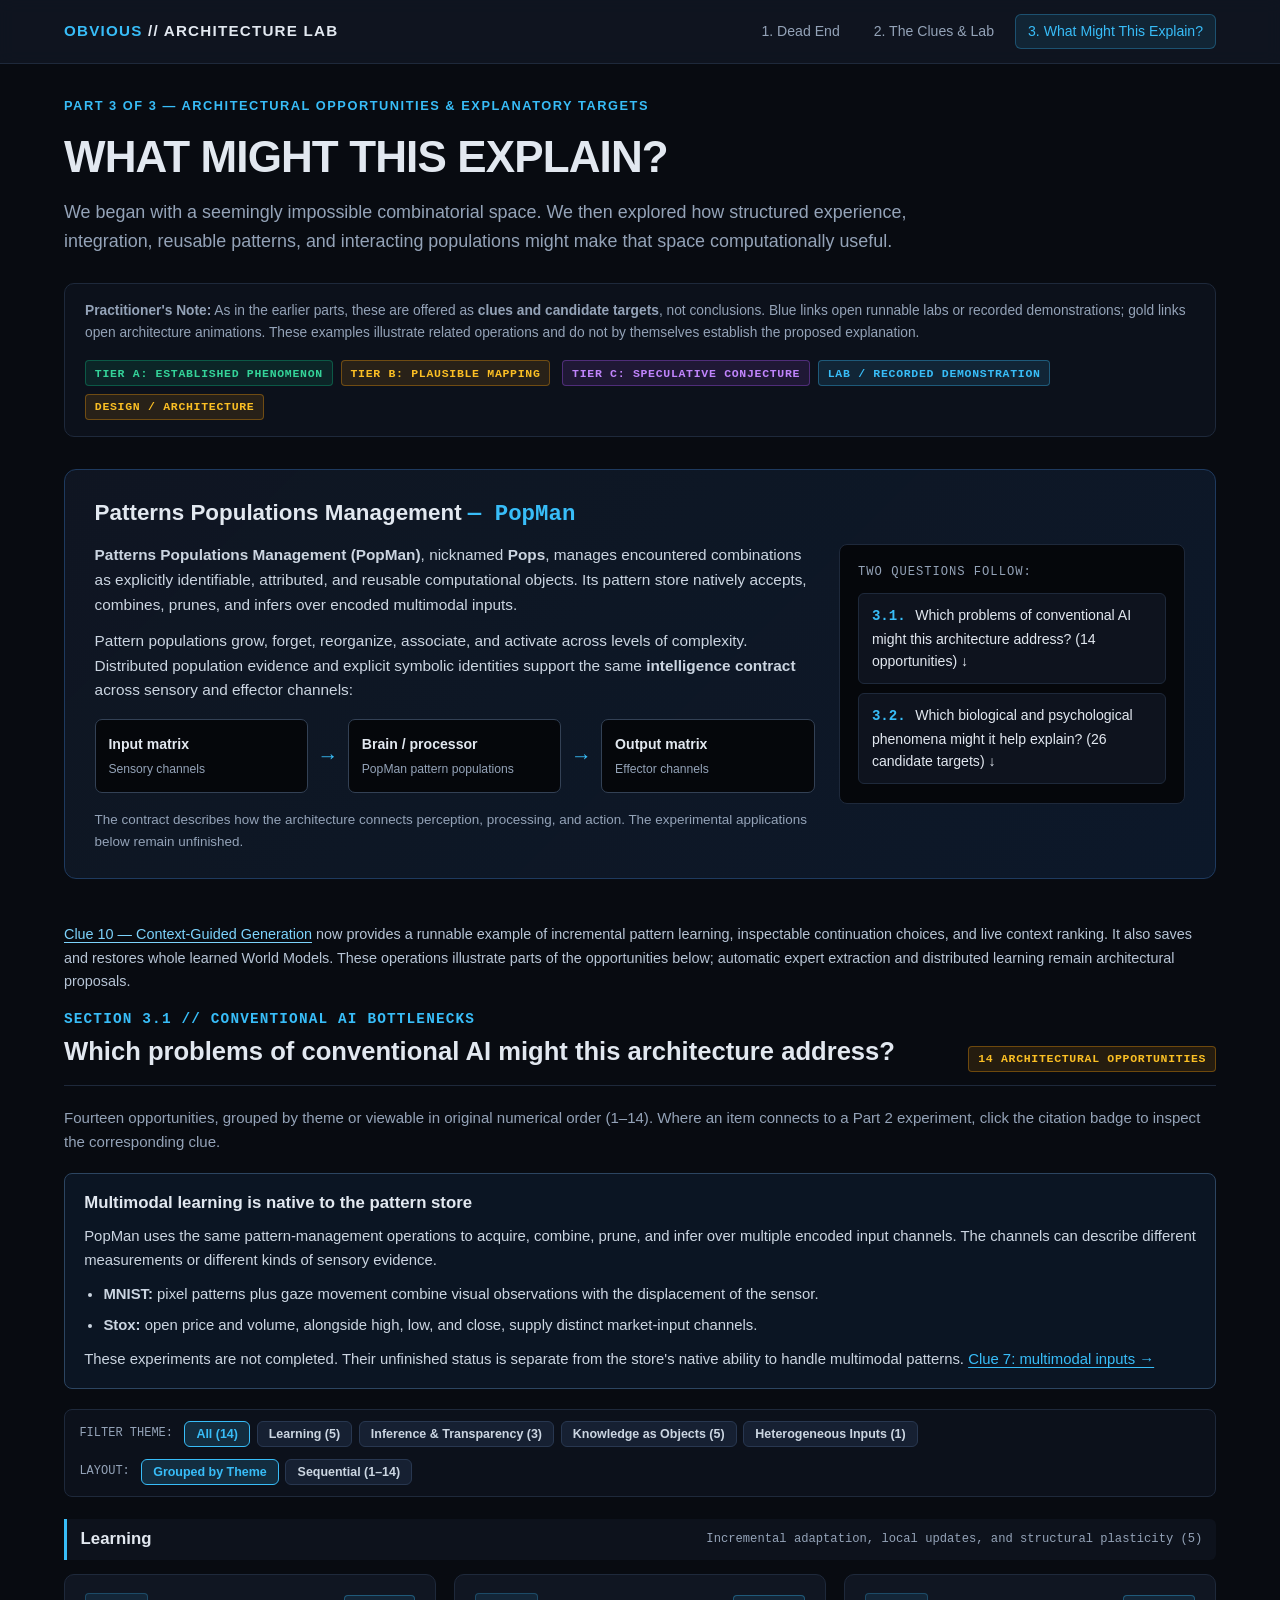
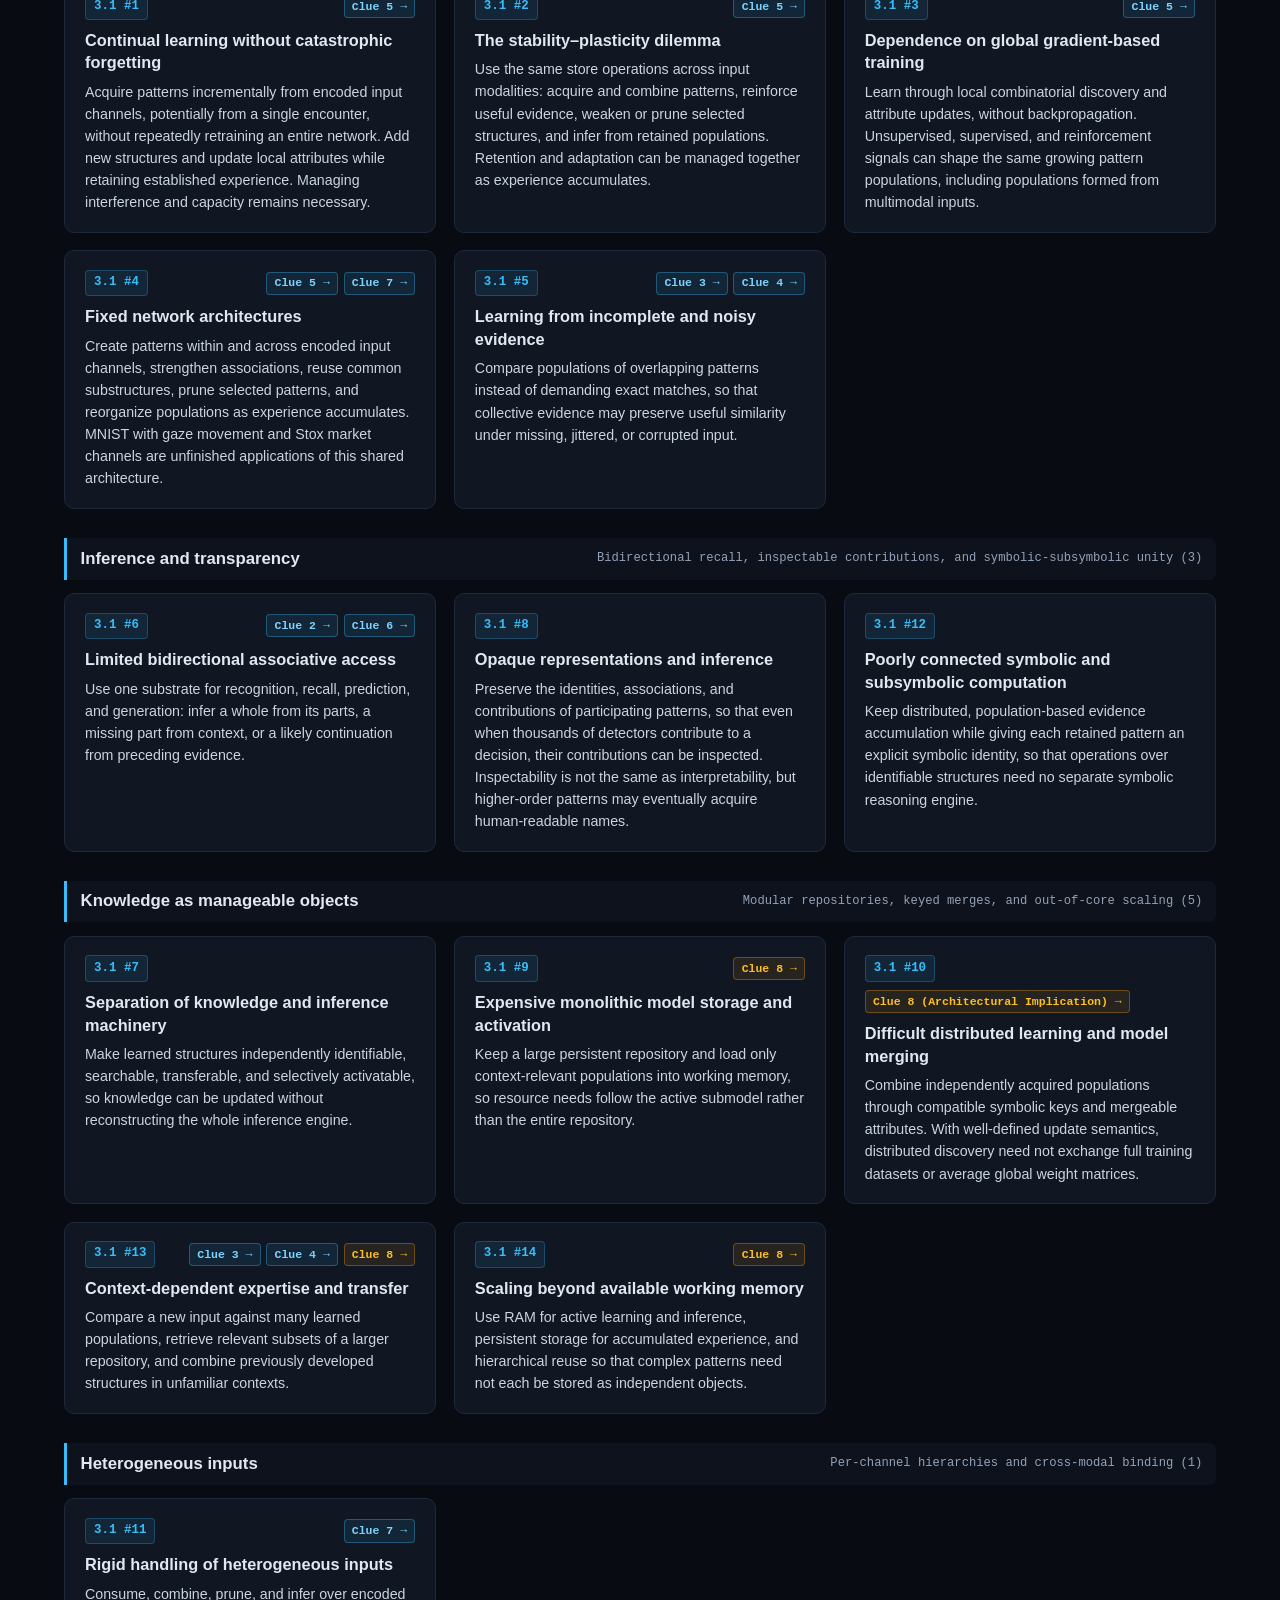
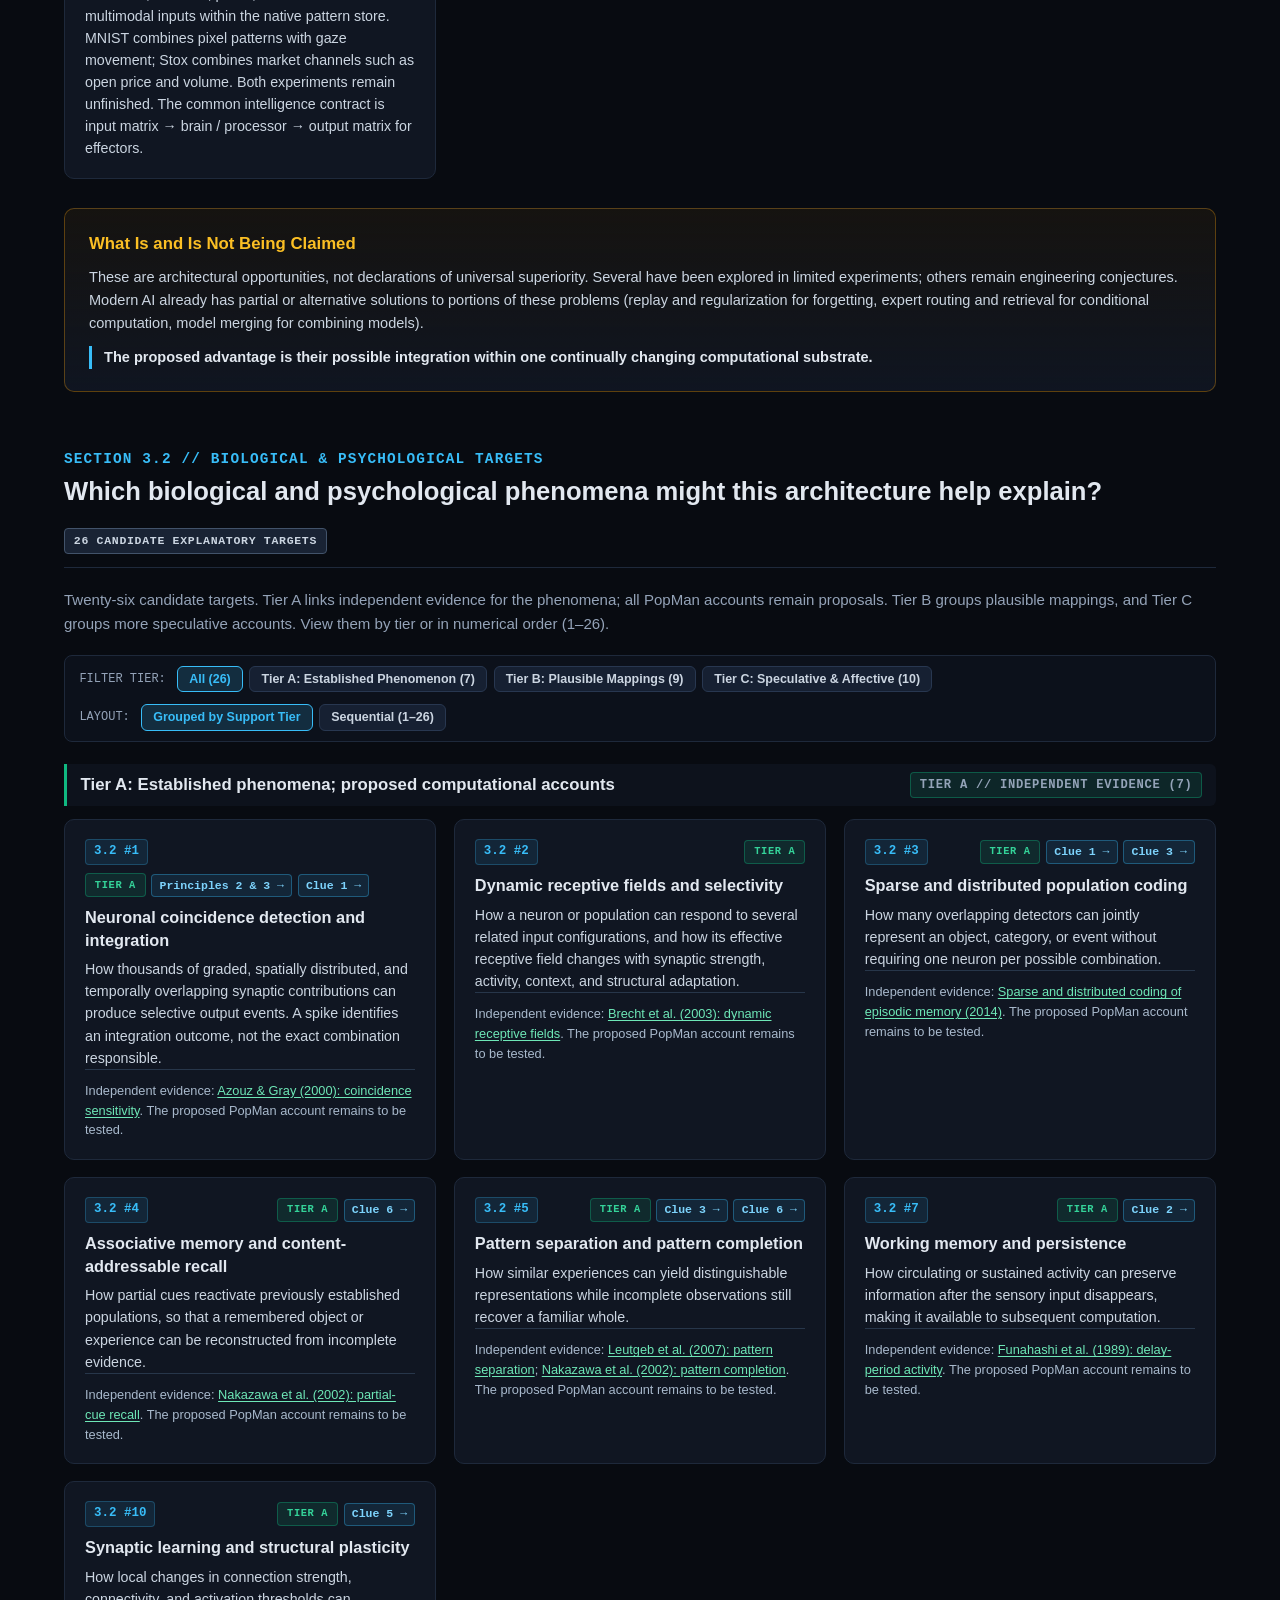
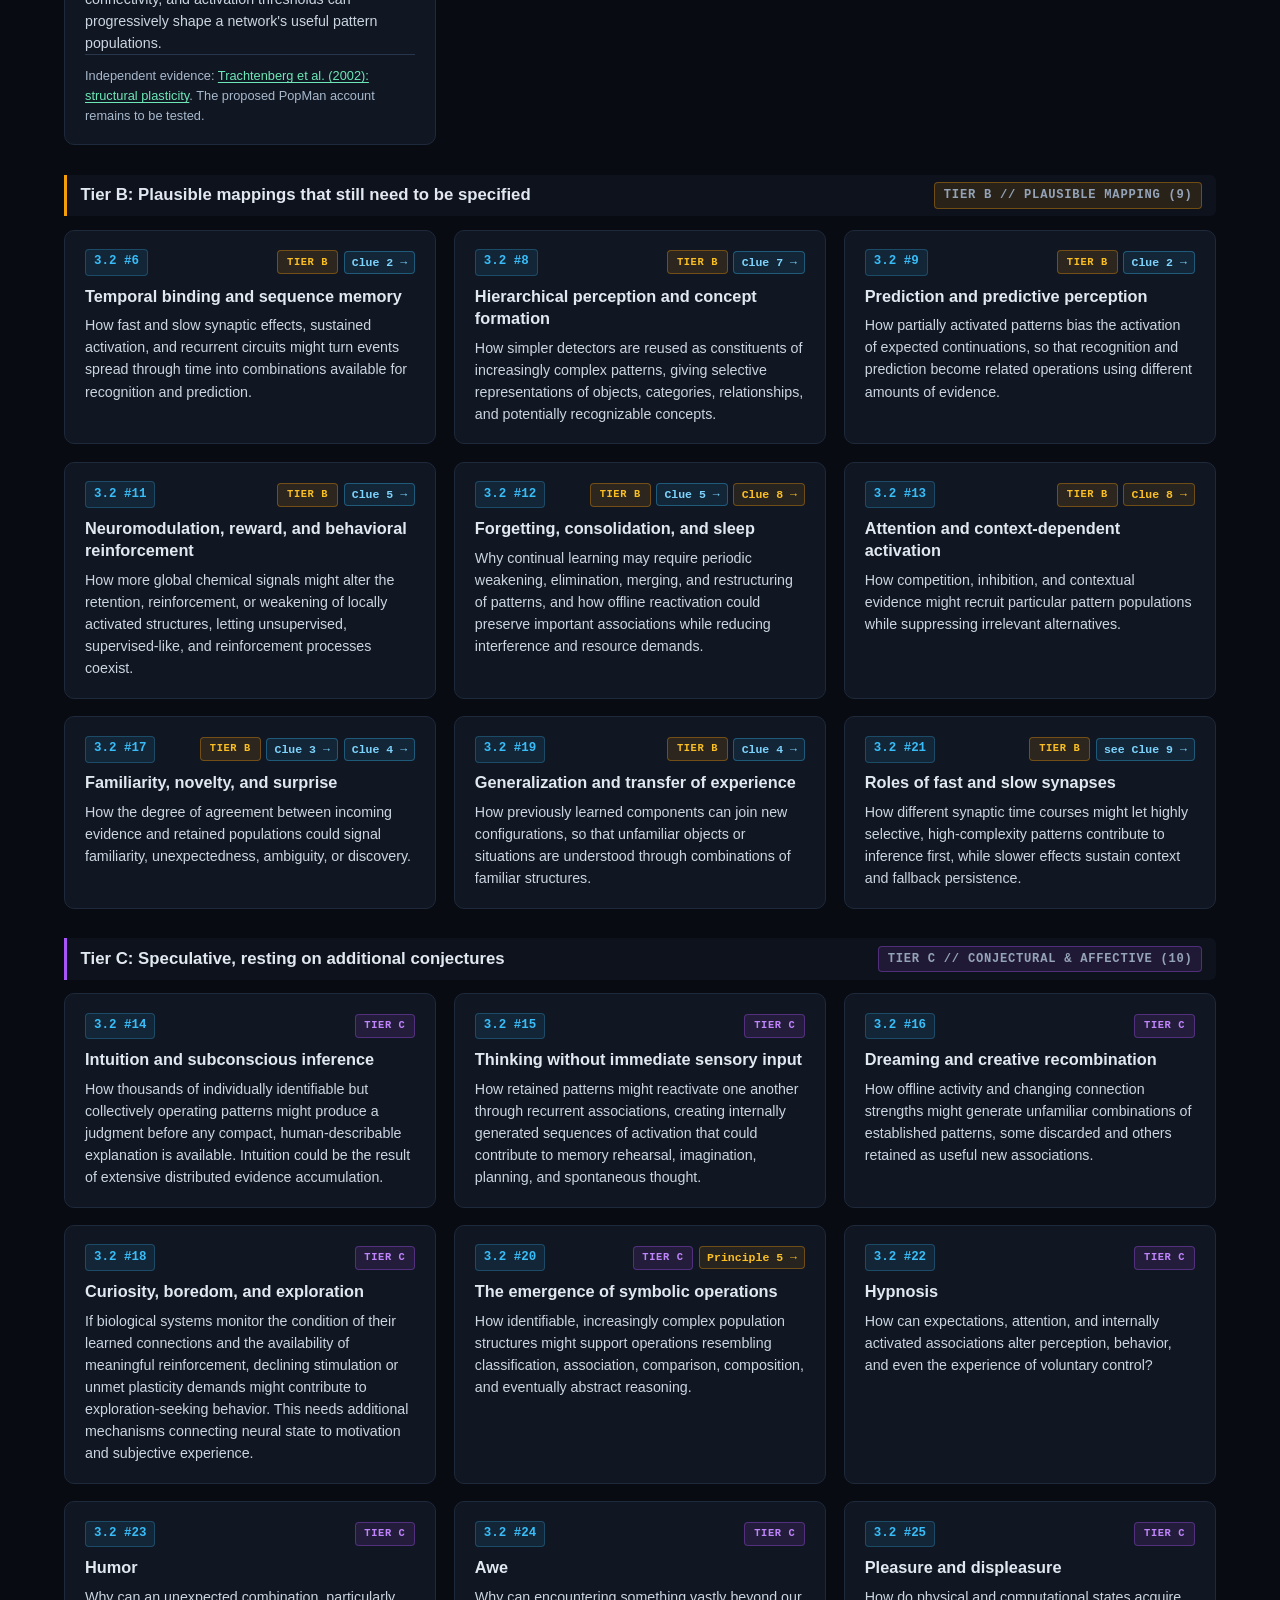
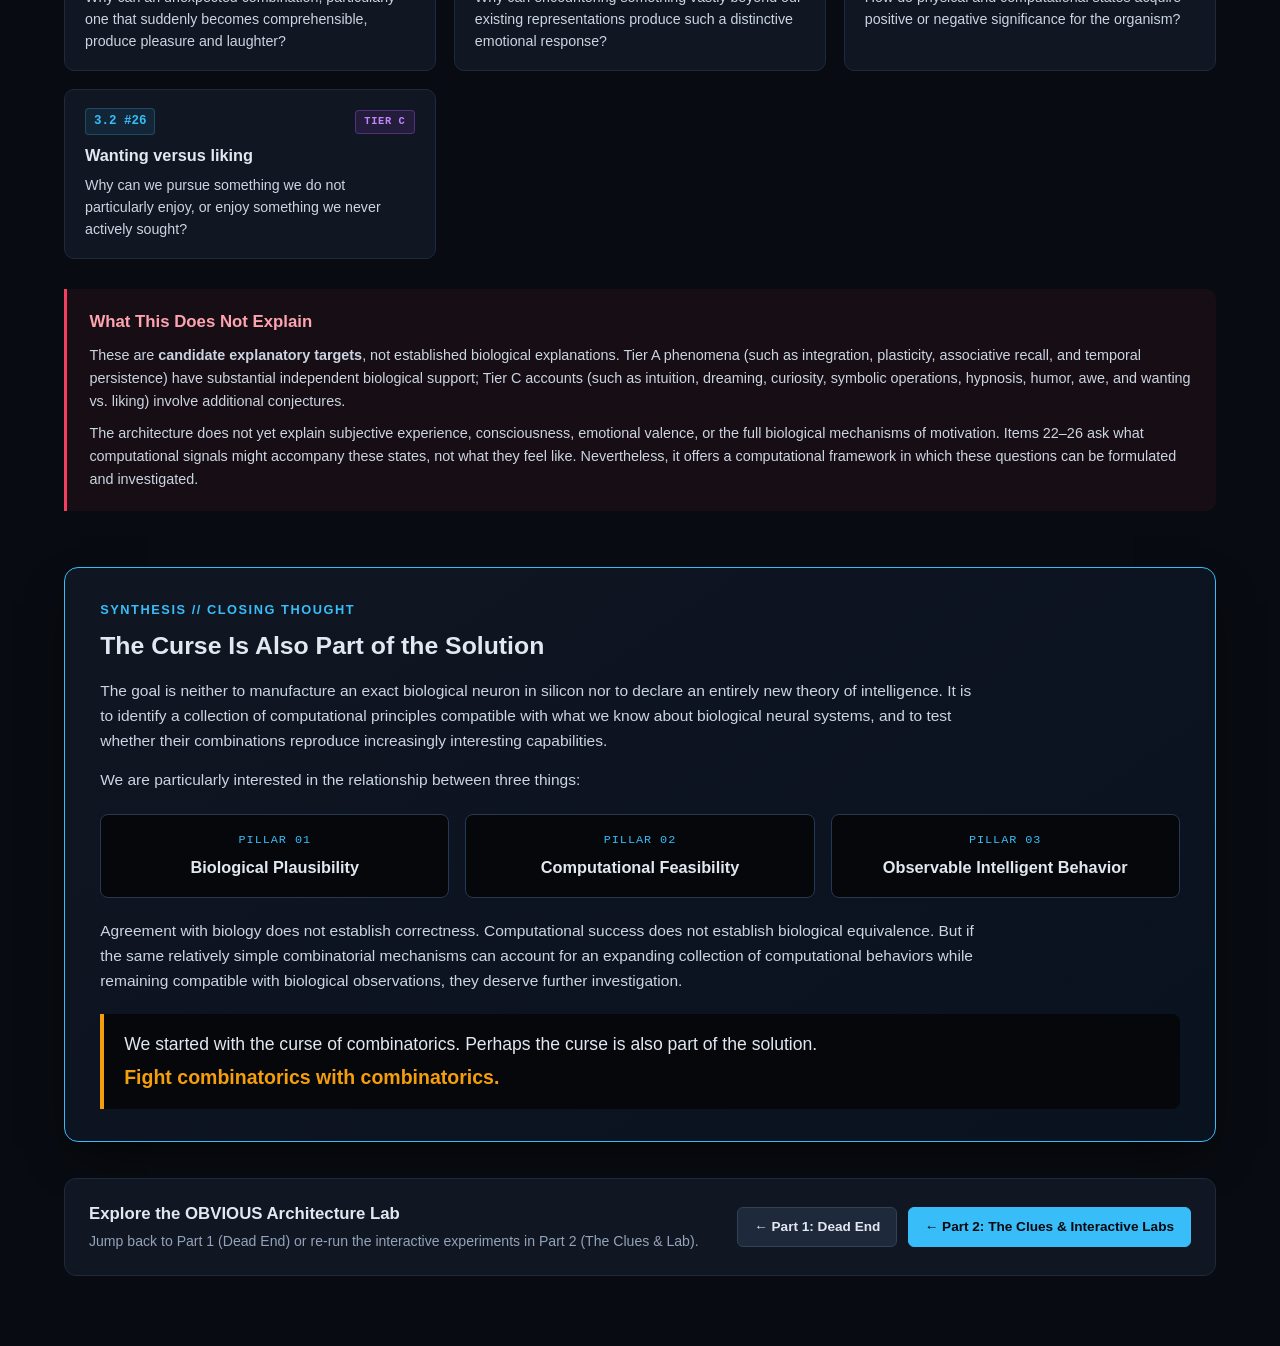
<file: implications.html>
<!DOCTYPE html>
<html lang="en">
<head>
  <meta charset="UTF-8" />
  <meta name="viewport" content="width=device-width, initial-scale=1.0" />
  <title>OBVIOUS — Part 3: What Might This Explain? (PopMan)</title>
  <link rel="stylesheet" href="assets/css/implications.css">
<link rel="stylesheet" href="assets/css/common.css">
  <meta name="description" content="Patterns Populations Management (PopMan, or Pops): multimodal pattern learning, fourteen architectural opportunities, and twenty-six explanatory targets.">
</head>
<body>
<a class="skip-link" href="#main-content">Skip to content</a>

  <nav class="topbar">
    <div class="topbar-inner">
      <a href="index.html" class="brand"><span>OBVIOUS</span> // ARCHITECTURE LAB</a>
      <div class="nav-links">
        <a href="index.html">1. Dead End</a>
        <a href="clues.html">2. The Clues &amp; Lab</a>
        <a href="implications.html" class="active" aria-current="page">3. What Might This Explain?</a>
      </div>
    </div>
  </nav>

  <main class="container" id="main-content">
    <header>
      <div class="eyebrow">Part 3 of 3 — Architectural Opportunities &amp; Explanatory Targets</div>
      <h1>WHAT MIGHT THIS EXPLAIN?</h1>
      <p class="subtitle">
        We began with a seemingly impossible combinatorial space. We then explored how structured experience, integration, reusable patterns, and interacting populations might make that space computationally useful.
      </p>
    </header>

    <!-- Practitioner Note & Status Legend -->
    <div class="practitioner-bar">
      <div>
        <strong>Practitioner's Note:</strong> As in the earlier parts, these are offered as <strong>clues and candidate targets</strong>, not conclusions. Blue links open runnable labs or recorded demonstrations; gold links open architecture animations. These examples illustrate related operations and do not by themselves establish the proposed explanation.
      </div>
      <div class="badge-legend">
        <span class="tag tag-obs">Tier A: Established Phenomenon</span>
        <span class="tag tag-design">Tier B: Plausible Mapping</span>
        <span class="tag tag-conj">Tier C: Speculative Conjecture</span>
        <span class="tag tag-demo">Lab / Recorded Demonstration</span><span class="tag tag-design">Design / Architecture</span>
      </div>
    </div>

    <!-- PopMan architecture and intelligence contract -->
    <section class="popman-hero">
      <div>
        <h2>Patterns Populations Management <span>— PopMan</span></h2>
        <p>
          <strong>Patterns Populations Management (PopMan)</strong>, nicknamed <strong>Pops</strong>, manages encountered combinations as explicitly identifiable, attributed, and reusable computational objects. Its pattern store natively accepts, combines, prunes, and infers over encoded multimodal inputs.
        </p>
        <p>
          Pattern populations grow, forget, reorganize, associate, and activate across levels of complexity. Distributed population evidence and explicit symbolic identities support the same <strong>intelligence contract</strong> across sensory and effector channels:
        </p>
        <div class="intelligence-contract" role="group" aria-label="Intelligence contract: input matrix to brain processor to output matrix for effectors">
          <div><strong>Input matrix</strong><span>Sensory channels</span></div>
          <span class="contract-arrow" aria-hidden="true">&rarr;</span>
          <div><strong>Brain / processor</strong><span>PopMan pattern populations</span></div>
          <span class="contract-arrow" aria-hidden="true">&rarr;</span>
          <div><strong>Output matrix</strong><span>Effector channels</span></div>
        </div>
        <p class="contract-note">The contract describes how the architecture connects perception, processing, and action. The experimental applications below remain unfinished.</p>
      </div>
      <div class="two-questions-box">
        <span class="q-title">Two Questions Follow:</span>
        <a href="#section-d1" class="q-link">
          <strong>3.1.</strong> Which problems of conventional AI might this architecture address? (14 opportunities) &darr;
        </a>
        <a href="#section-d2" class="q-link">
          <strong>3.2.</strong> Which biological and psychological phenomena might it help explain? (26 candidate targets) &darr;
        </a>
      </div>
    </section>

    <!-- ================================================================== -->
    <!-- SECTION D1: 14 PROBLEMS OF CONVENTIONAL AI                         -->
    <!-- ================================================================== -->
    <p class="evidence-note"><a href="clues.html#clue-10">Clue 10 — Context-Guided Generation</a> now provides a runnable example of incremental pattern learning, inspectable continuation choices, and live context ranking. It also saves and restores whole learned World Models. These operations illustrate parts of the opportunities below; automatic expert extraction and distributed learning remain architectural proposals.</p>
    <section class="part-section" id="section-d1">
      <div class="section-header">
        <div>
          <div class="section-num">Section 3.1 // Conventional AI Bottlenecks</div>
          <h2 class="section-title">Which problems of conventional AI might this architecture address?</h2>
        </div>
        <span class="tag tag-design">14 Architectural Opportunities</span>
      </div>
      <p class="section-lead">
        Fourteen opportunities, grouped by theme or viewable in original numerical order (1–14). Where an item connects to a Part 2 experiment, click the citation badge to inspect the corresponding clue.
      </p>
      <aside class="multimodal-note" aria-labelledby="multimodal-learning-title">
        <h3 id="multimodal-learning-title">Multimodal learning is native to the pattern store</h3>
        <p>PopMan uses the same pattern-management operations to acquire, combine, prune, and infer over multiple encoded input channels. The channels can describe different measurements or different kinds of sensory evidence.</p>
        <ul>
          <li><strong>MNIST:</strong> pixel patterns plus gaze movement combine visual observations with the displacement of the sensor.</li>
          <li><strong>Stox:</strong> open price and volume, alongside high, low, and close, supply distinct market-input channels.</li>
        </ul>
        <p>These experiments are not completed. Their unfinished status is separate from the store's native ability to handle multimodal patterns. <a href="clues.html#c7-channels">Clue 7: multimodal inputs &rarr;</a></p>
      </aside>

      <noscript><p class="evidence-note">All entries are shown below. Enable JavaScript to use the theme and tier filters.</p></noscript>
      <!-- D1 Filter & View Controls -->
      <div class="toolbar-bar">
        <div class="filter-group" id="d1-theme-filters">
          <span class="filter-label">Filter Theme:</span>
          <button type="button" class="filter-btn active" data-filter="all">All (14)</button>
          <button type="button" class="filter-btn" data-filter="Learning">Learning (5)</button>
          <button type="button" class="filter-btn" data-filter="Inference and transparency">Inference &amp; Transparency (3)</button>
          <button type="button" class="filter-btn" data-filter="Knowledge as manageable objects">Knowledge as Objects (5)</button>
          <button type="button" class="filter-btn" data-filter="Heterogeneous inputs">Heterogeneous Inputs (1)</button>
        </div>
        <div class="filter-group">
          <span class="filter-label">Layout:</span>
          <button type="button" class="filter-btn active" id="d1-mode-grouped">Grouped by Theme</button>
          <button type="button" class="filter-btn" id="d1-mode-seq">Sequential (1–14)</button>
        </div>
      </div>

      <!-- Dynamic D1 Container -->
      <div id="d1-container">
            <div class="group-block">
              <div class="group-header">
                <h3>Learning</h3>
                <span>Incremental adaptation, local updates, and structural plasticity (5)</span>
              </div>
              <div class="items-grid">
        <article class="item-card" id="item-3-1-1" data-num="1" data-group="Learning">
          <div>
            <div class="item-top">
              <span class="item-num">3.1 #1</span>
              <div class="item-badges">
                
                <a href="clues.html#c5-learning" class="cite-pill cite-demo" title="Lab / recorded demonstration: Clue 5 in Part 2">Clue 5 &rarr;</a>
              </div>
            </div>
            <h4>Continual learning without catastrophic forgetting</h4>
            <p>Acquire patterns incrementally from encoded input channels, potentially from a single encounter, without repeatedly retraining an entire network. Add new structures and update local attributes while retaining established experience. Managing interference and capacity remains necessary.</p>
            
          </div>
        </article>
      
        <article class="item-card" id="item-3-1-2" data-num="2" data-group="Learning">
          <div>
            <div class="item-top">
              <span class="item-num">3.1 #2</span>
              <div class="item-badges">
                
                <a href="clues.html#c5-learning" class="cite-pill cite-demo" title="Lab / recorded demonstration: Clue 5 in Part 2">Clue 5 &rarr;</a>
              </div>
            </div>
            <h4>The stability–plasticity dilemma</h4>
            <p>Use the same store operations across input modalities: acquire and combine patterns, reinforce useful evidence, weaken or prune selected structures, and infer from retained populations. Retention and adaptation can be managed together as experience accumulates.</p>
            
          </div>
        </article>
      
        <article class="item-card" id="item-3-1-3" data-num="3" data-group="Learning">
          <div>
            <div class="item-top">
              <span class="item-num">3.1 #3</span>
              <div class="item-badges">
                
                <a href="clues.html#c5-learning" class="cite-pill cite-demo" title="Lab / recorded demonstration: Clue 5 in Part 2">Clue 5 &rarr;</a>
              </div>
            </div>
            <h4>Dependence on global gradient-based training</h4>
            <p>Learn through local combinatorial discovery and attribute updates, without backpropagation. Unsupervised, supervised, and reinforcement signals can shape the same growing pattern populations, including populations formed from multimodal inputs.</p>
            
          </div>
        </article>
      
        <article class="item-card" id="item-3-1-4" data-num="4" data-group="Learning">
          <div>
            <div class="item-top">
              <span class="item-num">3.1 #4</span>
              <div class="item-badges">
                
                <a href="clues.html#c5-learning" class="cite-pill cite-demo" title="Lab / recorded demonstration: Clue 5 in Part 2">Clue 5 &rarr;</a><a href="clues.html#c7-channels" class="cite-pill cite-demo" title="Unfinished multimodal experiments: Clue 7 in Part 2">Clue 7 &rarr;</a>
              </div>
            </div>
            <h4>Fixed network architectures</h4>
            <p>Create patterns within and across encoded input channels, strengthen associations, reuse common substructures, prune selected patterns, and reorganize populations as experience accumulates. MNIST with gaze movement and Stox market channels are unfinished applications of this shared architecture.</p>
            
          </div>
        </article>
      
        <article class="item-card" id="item-3-1-5" data-num="5" data-group="Learning">
          <div>
            <div class="item-top">
              <span class="item-num">3.1 #5</span>
              <div class="item-badges">
                
                <a href="clues.html#c3-sinusoids" class="cite-pill cite-demo" title="Lab / recorded demonstration: Clue 3 in Part 2">Clue 3 &rarr;</a><a href="clues.html#c4-clustering" class="cite-pill cite-demo" title="Lab / recorded demonstration: Clue 4 in Part 2">Clue 4 &rarr;</a>
              </div>
            </div>
            <h4>Learning from incomplete and noisy evidence</h4>
            <p>Compare populations of overlapping patterns instead of demanding exact matches, so that collective evidence may preserve useful similarity under missing, jittered, or corrupted input.</p>
            
          </div>
        </article>
      </div>
            </div>
          
            <div class="group-block">
              <div class="group-header">
                <h3>Inference and transparency</h3>
                <span>Bidirectional recall, inspectable contributions, and symbolic-subsymbolic unity (3)</span>
              </div>
              <div class="items-grid">
        <article class="item-card" id="item-3-1-6" data-num="6" data-group="Inference and transparency">
          <div>
            <div class="item-top">
              <span class="item-num">3.1 #6</span>
              <div class="item-badges">
                
                <a href="clues.html#c2-temporal" class="cite-pill cite-demo" title="Lab / recorded demonstration: Clue 2 in Part 2">Clue 2 &rarr;</a><a href="clues.html#c6-generation" class="cite-pill cite-demo" title="Lab / recorded demonstration: Clue 6 in Part 2">Clue 6 &rarr;</a>
              </div>
            </div>
            <h4>Limited bidirectional associative access</h4>
            <p>Use one substrate for recognition, recall, prediction, and generation: infer a whole from its parts, a missing part from context, or a likely continuation from preceding evidence.</p>
            
          </div>
        </article>
      
        <article class="item-card" id="item-3-1-8" data-num="8" data-group="Inference and transparency">
          <div>
            <div class="item-top">
              <span class="item-num">3.1 #8</span>
              <div class="item-badges">
                
                
              </div>
            </div>
            <h4>Opaque representations and inference</h4>
            <p>Preserve the identities, associations, and contributions of participating patterns, so that even when thousands of detectors contribute to a decision, their contributions can be inspected. Inspectability is not the same as interpretability, but higher-order patterns may eventually acquire human-readable names.</p>
            
          </div>
        </article>
      
        <article class="item-card" id="item-3-1-12" data-num="12" data-group="Inference and transparency">
          <div>
            <div class="item-top">
              <span class="item-num">3.1 #12</span>
              <div class="item-badges">
                
                
              </div>
            </div>
            <h4>Poorly connected symbolic and subsymbolic computation</h4>
            <p>Keep distributed, population-based evidence accumulation while giving each retained pattern an explicit symbolic identity, so that operations over identifiable structures need no separate symbolic reasoning engine.</p>
            
          </div>
        </article>
      </div>
            </div>
          
            <div class="group-block">
              <div class="group-header">
                <h3>Knowledge as manageable objects</h3>
                <span>Modular repositories, keyed merges, and out-of-core scaling (5)</span>
              </div>
              <div class="items-grid">
        <article class="item-card" id="item-3-1-7" data-num="7" data-group="Knowledge as manageable objects">
          <div>
            <div class="item-top">
              <span class="item-num">3.1 #7</span>
              <div class="item-badges">
                
                
              </div>
            </div>
            <h4>Separation of knowledge and inference machinery</h4>
            <p>Make learned structures independently identifiable, searchable, transferable, and selectively activatable, so knowledge can be updated without reconstructing the whole inference engine.</p>
            
          </div>
        </article>
      
        <article class="item-card" id="item-3-1-9" data-num="9" data-group="Knowledge as manageable objects">
          <div>
            <div class="item-top">
              <span class="item-num">3.1 #9</span>
              <div class="item-badges">
                
                <a href="clues.html#c8-presentations" class="cite-pill cite-design" title="Architecture animation: Clue 8 in Part 2">Clue 8 &rarr;</a>
              </div>
            </div>
            <h4>Expensive monolithic model storage and activation</h4>
            <p>Keep a large persistent repository and load only context-relevant populations into working memory, so resource needs follow the active submodel rather than the entire repository.</p>
            
          </div>
        </article>
      
        <article class="item-card" id="item-3-1-10" data-num="10" data-group="Knowledge as manageable objects">
          <div>
            <div class="item-top">
              <span class="item-num">3.1 #10</span>
              <div class="item-badges">
                
                <a href="clues.html#c8-presentations" class="cite-pill cite-design" title="Architecture animation: Clue 8 (Architectural Implication) in Part 2">Clue 8 (Architectural Implication) &rarr;</a>
              </div>
            </div>
            <h4>Difficult distributed learning and model merging</h4>
            <p>Combine independently acquired populations through compatible symbolic keys and mergeable attributes. With well-defined update semantics, distributed discovery need not exchange full training datasets or average global weight matrices.</p>
            
          </div>
        </article>
      
        <article class="item-card" id="item-3-1-13" data-num="13" data-group="Knowledge as manageable objects">
          <div>
            <div class="item-top">
              <span class="item-num">3.1 #13</span>
              <div class="item-badges">
                
                <a href="clues.html#c3-sinusoids" class="cite-pill cite-demo" title="Lab / recorded demonstration: Clue 3 in Part 2">Clue 3 &rarr;</a><a href="clues.html#c4-clustering" class="cite-pill cite-demo" title="Lab / recorded demonstration: Clue 4 in Part 2">Clue 4 &rarr;</a><a href="clues.html#c8-presentations" class="cite-pill cite-design" title="Architecture animation: Clue 8 in Part 2">Clue 8 &rarr;</a>
              </div>
            </div>
            <h4>Context-dependent expertise and transfer</h4>
            <p>Compare a new input against many learned populations, retrieve relevant subsets of a larger repository, and combine previously developed structures in unfamiliar contexts.</p>
            
          </div>
        </article>
      
        <article class="item-card" id="item-3-1-14" data-num="14" data-group="Knowledge as manageable objects">
          <div>
            <div class="item-top">
              <span class="item-num">3.1 #14</span>
              <div class="item-badges">
                
                <a href="clues.html#c8-presentations" class="cite-pill cite-design" title="Architecture animation: Clue 8 in Part 2">Clue 8 &rarr;</a>
              </div>
            </div>
            <h4>Scaling beyond available working memory</h4>
            <p>Use RAM for active learning and inference, persistent storage for accumulated experience, and hierarchical reuse so that complex patterns need not each be stored as independent objects.</p>
            
          </div>
        </article>
      </div>
            </div>
          
            <div class="group-block">
              <div class="group-header">
                <h3>Heterogeneous inputs</h3>
                <span>Per-channel hierarchies and cross-modal binding (1)</span>
              </div>
              <div class="items-grid">
        <article class="item-card" id="item-3-1-11" data-num="11" data-group="Heterogeneous inputs">
          <div>
            <div class="item-top">
              <span class="item-num">3.1 #11</span>
              <div class="item-badges">
                
                <a href="clues.html#c7-channels" class="cite-pill cite-demo" title="Lab / recorded demonstration: Clue 7 in Part 2">Clue 7 &rarr;</a>
              </div>
            </div>
            <h4>Rigid handling of heterogeneous inputs</h4>
            <p>Consume, combine, prune, and infer over encoded multimodal inputs within the native pattern store. MNIST combines pixel patterns with gaze movement; Stox combines market channels such as open price and volume. Both experiments remain unfinished. The common intelligence contract is input matrix → brain / processor → output matrix for effectors.</p>
            
          </div>
        </article>
      </div>
            </div>
          </div>

      <!-- D1 Scope & Claim Box -->
      <div class="scope-box">
        <h3>What Is and Is Not Being Claimed</h3>
        <p>
          These are architectural opportunities, not declarations of universal superiority. Several have been explored in limited experiments; others remain engineering conjectures. Modern AI already has partial or alternative solutions to portions of these problems (replay and regularization for forgetting, expert routing and retrieval for conditional computation, model merging for combining models).
        </p>
        <p class="scope-highlight">
          The proposed advantage is their possible integration within one continually changing computational substrate.
        </p>
      </div>
    </section>

    <!-- ================================================================== -->
    <!-- SECTION D2: 26 BIOLOGICAL & PSYCHOLOGICAL PHENOMENA                -->
    <!-- ================================================================== -->
    <section class="part-section" id="section-d2">
      <div class="section-header">
        <div>
          <div class="section-num">Section 3.2 // Biological &amp; Psychological Targets</div>
          <h2 class="section-title">Which biological and psychological phenomena might this architecture help explain?</h2>
        </div>
        <span class="tag tag-neutral">26 Candidate Explanatory Targets</span>
      </div>
      <p class="section-lead">
        Twenty-six candidate targets. Tier A links independent evidence for the phenomena; all PopMan accounts remain proposals. Tier B groups plausible mappings, and Tier C groups more speculative accounts. View them by tier or in numerical order (1–26).
      </p>

      <!-- D2 Filter & View Controls -->
      <div class="toolbar-bar">
        <div class="filter-group" id="d2-tier-filters">
          <span class="filter-label">Filter Tier:</span>
          <button type="button" class="filter-btn active" data-filter="all">All (26)</button>
          <button type="button" class="filter-btn" data-filter="Tier A">Tier A: Established Phenomenon (7)</button>
          <button type="button" class="filter-btn" data-filter="Tier B">Tier B: Plausible Mappings (9)</button>
          <button type="button" class="filter-btn" data-filter="Tier C">Tier C: Speculative &amp; Affective (10)</button>
        </div>
        <div class="filter-group">
          <span class="filter-label">Layout:</span>
          <button type="button" class="filter-btn active" id="d2-mode-grouped">Grouped by Support Tier</button>
          <button type="button" class="filter-btn" id="d2-mode-seq">Sequential (1–26)</button>
        </div>
      </div>

      <!-- Dynamic D2 Container -->
      <div id="d2-container">
            <div class="group-block">
              <div class="group-header tier-a">
                <h3>Tier A: Established phenomena; proposed computational accounts</h3>
                <span class="tag tag-obs">Tier A // Independent Evidence (7)</span>
              </div>
              <div class="items-grid">
        <article class="item-card" id="item-3-2-1" data-num="1" data-group="Tier A">
          <div>
            <div class="item-top">
              <span class="item-num">3.2 #1</span>
              <div class="item-badges">
                <span class="tag tag-obs" style="font-size:0.65rem;">Tier A</span>
                <a href="clues.html#clues-2-3" class="cite-pill cite-demo" title="Principles 2 & 3: integration and equivalence classes">Principles 2 & 3 &rarr;</a><a href="clues.html#c1-spatial" class="cite-pill cite-demo" title="Lab / recorded demonstration: Clue 1 in Part 2">Clue 1 &rarr;</a>
              </div>
            </div>
            <h4>Neuronal coincidence detection and integration</h4>
            <p>How thousands of graded, spatially distributed, and temporally overlapping synaptic contributions can produce selective output events. A spike identifies an integration outcome, not the exact combination responsible.</p>
            <p class="independent-evidence">Independent evidence: <a href="https://pmc.ncbi.nlm.nih.gov/articles/PMC16678/" target="_blank" rel="noopener noreferrer">Azouz & Gray (2000): coincidence sensitivity</a>. The proposed PopMan account remains to be tested.</p>
          </div>
        </article>
      
        <article class="item-card" id="item-3-2-2" data-num="2" data-group="Tier A">
          <div>
            <div class="item-top">
              <span class="item-num">3.2 #2</span>
              <div class="item-badges">
                <span class="tag tag-obs" style="font-size:0.65rem;">Tier A</span>
                
              </div>
            </div>
            <h4>Dynamic receptive fields and selectivity</h4>
            <p>How a neuron or population can respond to several related input configurations, and how its effective receptive field changes with synaptic strength, activity, context, and structural adaptation.</p>
            <p class="independent-evidence">Independent evidence: <a href="https://pubmed.ncbi.nlm.nih.gov/12949232/" target="_blank" rel="noopener noreferrer">Brecht et al. (2003): dynamic receptive fields</a>. The proposed PopMan account remains to be tested.</p>
          </div>
        </article>
      
        <article class="item-card" id="item-3-2-3" data-num="3" data-group="Tier A">
          <div>
            <div class="item-top">
              <span class="item-num">3.2 #3</span>
              <div class="item-badges">
                <span class="tag tag-obs" style="font-size:0.65rem;">Tier A</span>
                <a href="clues.html#c1-spatial" class="cite-pill cite-demo" title="Lab / recorded demonstration: Clue 1 in Part 2">Clue 1 &rarr;</a><a href="clues.html#c3-sinusoids" class="cite-pill cite-demo" title="Lab / recorded demonstration: Clue 3 in Part 2">Clue 3 &rarr;</a>
              </div>
            </div>
            <h4>Sparse and distributed population coding</h4>
            <p>How many overlapping detectors can jointly represent an object, category, or event without requiring one neuron per possible combination.</p>
            <p class="independent-evidence">Independent evidence: <a href="https://pmc.ncbi.nlm.nih.gov/articles/PMC4084456/" target="_blank" rel="noopener noreferrer">Sparse and distributed coding of episodic memory (2014)</a>. The proposed PopMan account remains to be tested.</p>
          </div>
        </article>
      
        <article class="item-card" id="item-3-2-4" data-num="4" data-group="Tier A">
          <div>
            <div class="item-top">
              <span class="item-num">3.2 #4</span>
              <div class="item-badges">
                <span class="tag tag-obs" style="font-size:0.65rem;">Tier A</span>
                <a href="clues.html#c6-generation" class="cite-pill cite-demo" title="Lab / recorded demonstration: Clue 6 in Part 2">Clue 6 &rarr;</a>
              </div>
            </div>
            <h4>Associative memory and content-addressable recall</h4>
            <p>How partial cues reactivate previously established populations, so that a remembered object or experience can be reconstructed from incomplete evidence.</p>
            <p class="independent-evidence">Independent evidence: <a href="https://pubmed.ncbi.nlm.nih.gov/12040087/" target="_blank" rel="noopener noreferrer">Nakazawa et al. (2002): partial-cue recall</a>. The proposed PopMan account remains to be tested.</p>
          </div>
        </article>
      
        <article class="item-card" id="item-3-2-5" data-num="5" data-group="Tier A">
          <div>
            <div class="item-top">
              <span class="item-num">3.2 #5</span>
              <div class="item-badges">
                <span class="tag tag-obs" style="font-size:0.65rem;">Tier A</span>
                <a href="clues.html#c3-sinusoids" class="cite-pill cite-demo" title="Lab / recorded demonstration: Clue 3 in Part 2">Clue 3 &rarr;</a><a href="clues.html#c6-generation" class="cite-pill cite-demo" title="Lab / recorded demonstration: Clue 6 in Part 2">Clue 6 &rarr;</a>
              </div>
            </div>
            <h4>Pattern separation and pattern completion</h4>
            <p>How similar experiences can yield distinguishable representations while incomplete observations still recover a familiar whole.</p>
            <p class="independent-evidence">Independent evidence: <a href="https://pubmed.ncbi.nlm.nih.gov/17303747/" target="_blank" rel="noopener noreferrer">Leutgeb et al. (2007): pattern separation</a>; <a href="https://pubmed.ncbi.nlm.nih.gov/12040087/" target="_blank" rel="noopener noreferrer">Nakazawa et al. (2002): pattern completion</a>. The proposed PopMan account remains to be tested.</p>
          </div>
        </article>
      
        <article class="item-card" id="item-3-2-7" data-num="7" data-group="Tier A">
          <div>
            <div class="item-top">
              <span class="item-num">3.2 #7</span>
              <div class="item-badges">
                <span class="tag tag-obs" style="font-size:0.65rem;">Tier A</span>
                <a href="clues.html#c2-temporal" class="cite-pill cite-demo" title="Lab / recorded demonstration: Clue 2 in Part 2">Clue 2 &rarr;</a>
              </div>
            </div>
            <h4>Working memory and persistence</h4>
            <p>How circulating or sustained activity can preserve information after the sensory input disappears, making it available to subsequent computation.</p>
            <p class="independent-evidence">Independent evidence: <a href="https://pubmed.ncbi.nlm.nih.gov/2918358/" target="_blank" rel="noopener noreferrer">Funahashi et al. (1989): delay-period activity</a>. The proposed PopMan account remains to be tested.</p>
          </div>
        </article>
      
        <article class="item-card" id="item-3-2-10" data-num="10" data-group="Tier A">
          <div>
            <div class="item-top">
              <span class="item-num">3.2 #10</span>
              <div class="item-badges">
                <span class="tag tag-obs" style="font-size:0.65rem;">Tier A</span>
                <a href="clues.html#c5-learning" class="cite-pill cite-demo" title="Lab / recorded demonstration: Clue 5 in Part 2">Clue 5 &rarr;</a>
              </div>
            </div>
            <h4>Synaptic learning and structural plasticity</h4>
            <p>How local changes in connection strength, connectivity, and activation thresholds can progressively shape a network's useful pattern populations.</p>
            <p class="independent-evidence">Independent evidence: <a href="https://pubmed.ncbi.nlm.nih.gov/12490942/" target="_blank" rel="noopener noreferrer">Trachtenberg et al. (2002): structural plasticity</a>. The proposed PopMan account remains to be tested.</p>
          </div>
        </article>
      </div>
            </div>
          
            <div class="group-block">
              <div class="group-header tier-b">
                <h3>Tier B: Plausible mappings that still need to be specified</h3>
                <span class="tag tag-design">Tier B // Plausible Mapping (9)</span>
              </div>
              <div class="items-grid">
        <article class="item-card" id="item-3-2-6" data-num="6" data-group="Tier B">
          <div>
            <div class="item-top">
              <span class="item-num">3.2 #6</span>
              <div class="item-badges">
                <span class="tag tag-design" style="font-size:0.65rem;">Tier B</span>
                <a href="clues.html#c2-temporal" class="cite-pill cite-demo" title="Lab / recorded demonstration: Clue 2 in Part 2">Clue 2 &rarr;</a>
              </div>
            </div>
            <h4>Temporal binding and sequence memory</h4>
            <p>How fast and slow synaptic effects, sustained activation, and recurrent circuits might turn events spread through time into combinations available for recognition and prediction.</p>
            
          </div>
        </article>
      
        <article class="item-card" id="item-3-2-8" data-num="8" data-group="Tier B">
          <div>
            <div class="item-top">
              <span class="item-num">3.2 #8</span>
              <div class="item-badges">
                <span class="tag tag-design" style="font-size:0.65rem;">Tier B</span>
                <a href="clues.html#c7-channels" class="cite-pill cite-demo" title="Lab / recorded demonstration: Clue 7 in Part 2">Clue 7 &rarr;</a>
              </div>
            </div>
            <h4>Hierarchical perception and concept formation</h4>
            <p>How simpler detectors are reused as constituents of increasingly complex patterns, giving selective representations of objects, categories, relationships, and potentially recognizable concepts.</p>
            
          </div>
        </article>
      
        <article class="item-card" id="item-3-2-9" data-num="9" data-group="Tier B">
          <div>
            <div class="item-top">
              <span class="item-num">3.2 #9</span>
              <div class="item-badges">
                <span class="tag tag-design" style="font-size:0.65rem;">Tier B</span>
                <a href="clues.html#c2-temporal" class="cite-pill cite-demo" title="Lab / recorded demonstration: Clue 2 in Part 2">Clue 2 &rarr;</a>
              </div>
            </div>
            <h4>Prediction and predictive perception</h4>
            <p>How partially activated patterns bias the activation of expected continuations, so that recognition and prediction become related operations using different amounts of evidence.</p>
            
          </div>
        </article>
      
        <article class="item-card" id="item-3-2-11" data-num="11" data-group="Tier B">
          <div>
            <div class="item-top">
              <span class="item-num">3.2 #11</span>
              <div class="item-badges">
                <span class="tag tag-design" style="font-size:0.65rem;">Tier B</span>
                <a href="clues.html#c5-learning" class="cite-pill cite-demo" title="Lab / recorded demonstration: Clue 5 in Part 2">Clue 5 &rarr;</a>
              </div>
            </div>
            <h4>Neuromodulation, reward, and behavioral reinforcement</h4>
            <p>How more global chemical signals might alter the retention, reinforcement, or weakening of locally activated structures, letting unsupervised, supervised-like, and reinforcement processes coexist.</p>
            
          </div>
        </article>
      
        <article class="item-card" id="item-3-2-12" data-num="12" data-group="Tier B">
          <div>
            <div class="item-top">
              <span class="item-num">3.2 #12</span>
              <div class="item-badges">
                <span class="tag tag-design" style="font-size:0.65rem;">Tier B</span>
                <a href="clues.html#c5-learning" class="cite-pill cite-demo" title="Lab / recorded demonstration: Clue 5 in Part 2">Clue 5 &rarr;</a><a href="clues.html#c8-presentations" class="cite-pill cite-design" title="Architecture animation: Clue 8 in Part 2">Clue 8 &rarr;</a>
              </div>
            </div>
            <h4>Forgetting, consolidation, and sleep</h4>
            <p>Why continual learning may require periodic weakening, elimination, merging, and restructuring of patterns, and how offline reactivation could preserve important associations while reducing interference and resource demands.</p>
            
          </div>
        </article>
      
        <article class="item-card" id="item-3-2-13" data-num="13" data-group="Tier B">
          <div>
            <div class="item-top">
              <span class="item-num">3.2 #13</span>
              <div class="item-badges">
                <span class="tag tag-design" style="font-size:0.65rem;">Tier B</span>
                <a href="clues.html#c8-presentations" class="cite-pill cite-design" title="Architecture animation: Clue 8 in Part 2">Clue 8 &rarr;</a>
              </div>
            </div>
            <h4>Attention and context-dependent activation</h4>
            <p>How competition, inhibition, and contextual evidence might recruit particular pattern populations while suppressing irrelevant alternatives.</p>
            
          </div>
        </article>
      
        <article class="item-card" id="item-3-2-17" data-num="17" data-group="Tier B">
          <div>
            <div class="item-top">
              <span class="item-num">3.2 #17</span>
              <div class="item-badges">
                <span class="tag tag-design" style="font-size:0.65rem;">Tier B</span>
                <a href="clues.html#c3-sinusoids" class="cite-pill cite-demo" title="Lab / recorded demonstration: Clue 3 in Part 2">Clue 3 &rarr;</a><a href="clues.html#c4-clustering" class="cite-pill cite-demo" title="Lab / recorded demonstration: Clue 4 in Part 2">Clue 4 &rarr;</a>
              </div>
            </div>
            <h4>Familiarity, novelty, and surprise</h4>
            <p>How the degree of agreement between incoming evidence and retained populations could signal familiarity, unexpectedness, ambiguity, or discovery.</p>
            
          </div>
        </article>
      
        <article class="item-card" id="item-3-2-19" data-num="19" data-group="Tier B">
          <div>
            <div class="item-top">
              <span class="item-num">3.2 #19</span>
              <div class="item-badges">
                <span class="tag tag-design" style="font-size:0.65rem;">Tier B</span>
                <a href="clues.html#c4-clustering" class="cite-pill cite-demo" title="Lab / recorded demonstration: Clue 4 in Part 2">Clue 4 &rarr;</a>
              </div>
            </div>
            <h4>Generalization and transfer of experience</h4>
            <p>How previously learned components can join new configurations, so that unfamiliar objects or situations are understood through combinations of familiar structures.</p>
            
          </div>
        </article>
      
        <article class="item-card" id="item-3-2-21" data-num="21" data-group="Tier B">
          <div>
            <div class="item-top">
              <span class="item-num">3.2 #21</span>
              <div class="item-badges">
                <span class="tag tag-design" style="font-size:0.65rem;">Tier B</span>
                <a href="clues.html#c9-activations" class="cite-pill cite-demo" title="Clue: see Clue 9 in Part 2">see Clue 9 &rarr;</a>
              </div>
            </div>
            <h4>Roles of fast and slow synapses</h4>
            <p>How different synaptic time courses might let highly selective, high-complexity patterns contribute to inference first, while slower effects sustain context and fallback persistence.</p>
            
          </div>
        </article>
      </div>
            </div>
          
            <div class="group-block">
              <div class="group-header tier-c">
                <h3>Tier C: Speculative, resting on additional conjectures</h3>
                <span class="tag tag-conj">Tier C // Conjectural & Affective (10)</span>
              </div>
              <div class="items-grid">
        <article class="item-card" id="item-3-2-14" data-num="14" data-group="Tier C">
          <div>
            <div class="item-top">
              <span class="item-num">3.2 #14</span>
              <div class="item-badges">
                <span class="tag tag-conj" style="font-size:0.65rem;">Tier C</span>
                
              </div>
            </div>
            <h4>Intuition and subconscious inference</h4>
            <p>How thousands of individually identifiable but collectively operating patterns might produce a judgment before any compact, human-describable explanation is available. Intuition could be the result of extensive distributed evidence accumulation.</p>
            
          </div>
        </article>
      
        <article class="item-card" id="item-3-2-15" data-num="15" data-group="Tier C">
          <div>
            <div class="item-top">
              <span class="item-num">3.2 #15</span>
              <div class="item-badges">
                <span class="tag tag-conj" style="font-size:0.65rem;">Tier C</span>
                
              </div>
            </div>
            <h4>Thinking without immediate sensory input</h4>
            <p>How retained patterns might reactivate one another through recurrent associations, creating internally generated sequences of activation that could contribute to memory rehearsal, imagination, planning, and spontaneous thought.</p>
            
          </div>
        </article>
      
        <article class="item-card" id="item-3-2-16" data-num="16" data-group="Tier C">
          <div>
            <div class="item-top">
              <span class="item-num">3.2 #16</span>
              <div class="item-badges">
                <span class="tag tag-conj" style="font-size:0.65rem;">Tier C</span>
                
              </div>
            </div>
            <h4>Dreaming and creative recombination</h4>
            <p>How offline activity and changing connection strengths might generate unfamiliar combinations of established patterns, some discarded and others retained as useful new associations.</p>
            
          </div>
        </article>
      
        <article class="item-card" id="item-3-2-18" data-num="18" data-group="Tier C">
          <div>
            <div class="item-top">
              <span class="item-num">3.2 #18</span>
              <div class="item-badges">
                <span class="tag tag-conj" style="font-size:0.65rem;">Tier C</span>
                
              </div>
            </div>
            <h4>Curiosity, boredom, and exploration</h4>
            <p>If biological systems monitor the condition of their learned connections and the availability of meaningful reinforcement, declining stimulation or unmet plasticity demands might contribute to exploration-seeking behavior. This needs additional mechanisms connecting neural state to motivation and subjective experience.</p>
            
          </div>
        </article>
      
        <article class="item-card" id="item-3-2-20" data-num="20" data-group="Tier C">
          <div>
            <div class="item-top">
              <span class="item-num">3.2 #20</span>
              <div class="item-badges">
                <span class="tag tag-conj" style="font-size:0.65rem;">Tier C</span>
                <a href="clues.html#clue-5" class="cite-pill cite-design" title="Architectural conjecture: Principle 5 in Part 2">Principle 5 &rarr;</a>
              </div>
            </div>
            <h4>The emergence of symbolic operations</h4>
            <p>How identifiable, increasingly complex population structures might support operations resembling classification, association, comparison, composition, and eventually abstract reasoning.</p>
            
          </div>
        </article>
      
        <article class="item-card" id="item-3-2-22" data-num="22" data-group="Tier C">
          <div>
            <div class="item-top">
              <span class="item-num">3.2 #22</span>
              <div class="item-badges">
                <span class="tag tag-conj" style="font-size:0.65rem;">Tier C</span>
                
              </div>
            </div>
            <h4>Hypnosis</h4>
            <p>How can expectations, attention, and internally activated associations alter perception, behavior, and even the experience of voluntary control?</p>
            
          </div>
        </article>
      
        <article class="item-card" id="item-3-2-23" data-num="23" data-group="Tier C">
          <div>
            <div class="item-top">
              <span class="item-num">3.2 #23</span>
              <div class="item-badges">
                <span class="tag tag-conj" style="font-size:0.65rem;">Tier C</span>
                
              </div>
            </div>
            <h4>Humor</h4>
            <p>Why can an unexpected combination, particularly one that suddenly becomes comprehensible, produce pleasure and laughter?</p>
            
          </div>
        </article>
      
        <article class="item-card" id="item-3-2-24" data-num="24" data-group="Tier C">
          <div>
            <div class="item-top">
              <span class="item-num">3.2 #24</span>
              <div class="item-badges">
                <span class="tag tag-conj" style="font-size:0.65rem;">Tier C</span>
                
              </div>
            </div>
            <h4>Awe</h4>
            <p>Why can encountering something vastly beyond our existing representations produce such a distinctive emotional response?</p>
            
          </div>
        </article>
      
        <article class="item-card" id="item-3-2-25" data-num="25" data-group="Tier C">
          <div>
            <div class="item-top">
              <span class="item-num">3.2 #25</span>
              <div class="item-badges">
                <span class="tag tag-conj" style="font-size:0.65rem;">Tier C</span>
                
              </div>
            </div>
            <h4>Pleasure and displeasure</h4>
            <p>How do physical and computational states acquire positive or negative significance for the organism?</p>
            
          </div>
        </article>
      
        <article class="item-card" id="item-3-2-26" data-num="26" data-group="Tier C">
          <div>
            <div class="item-top">
              <span class="item-num">3.2 #26</span>
              <div class="item-badges">
                <span class="tag tag-conj" style="font-size:0.65rem;">Tier C</span>
                
              </div>
            </div>
            <h4>Wanting versus liking</h4>
            <p>Why can we pursue something we do not particularly enjoy, or enjoy something we never actively sought?</p>
            
          </div>
        </article>
      </div>
            </div>
          </div>

      <!-- D2 Scope & Limits Box -->
      <div class="limits-box">
        <h3>What This Does Not Explain</h3>
        <p>
          These are <strong>candidate explanatory targets</strong>, not established biological explanations. Tier A phenomena (such as integration, plasticity, associative recall, and temporal persistence) have substantial independent biological support; Tier C accounts (such as intuition, dreaming, curiosity, symbolic operations, hypnosis, humor, awe, and wanting vs. liking) involve additional conjectures.
        </p>
        <p>
          The architecture does not yet explain subjective experience, consciousness, emotional valence, or the full biological mechanisms of motivation. Items 22–26 ask what computational signals might accompany these states, not what they feel like. Nevertheless, it offers a computational framework in which these questions can be formulated and investigated.
        </p>
      </div>
    </section>

    <!-- ================================================================== -->
    <!-- CLOSING THOUGHT                                                    -->
    <!-- ================================================================== -->
    <section class="closing-section">
      <div class="eyebrow">Synthesis // Closing Thought</div>
      <h2>The Curse Is Also Part of the Solution</h2>
      <p>
        The goal is neither to manufacture an exact biological neuron in silicon nor to declare an entirely new theory of intelligence. It is to identify a collection of computational principles compatible with what we know about biological neural systems, and to test whether their combinations reproduce increasingly interesting capabilities.
      </p>
      <p style="margin-bottom:0.5rem;">
        We are particularly interested in the relationship between three things:
      </p>

      <div class="triad-grid">
        <div class="triad-card">
          <span>PILLAR 01</span>
          <strong>Biological Plausibility</strong>
        </div>
        <div class="triad-card">
          <span>PILLAR 02</span>
          <strong>Computational Feasibility</strong>
        </div>
        <div class="triad-card">
          <span>PILLAR 03</span>
          <strong>Observable Intelligent Behavior</strong>
        </div>
      </div>

      <p>
        Agreement with biology does not establish correctness. Computational success does not establish biological equivalence. But if the same relatively simple combinatorial mechanisms can account for an expanding collection of computational behaviors while remaining compatible with biological observations, they deserve further investigation.
      </p>

      <div class="final-motto">
        We started with the curse of combinatorics. Perhaps the curse is also part of the solution.
        <strong>Fight combinatorics with combinatorics.</strong>
      </div>
    </section>

    <!-- Bottom Navigation -->
    <div class="next-banner">
      <div>
        <strong style="font-size:1.05rem; display:block;">Explore the OBVIOUS Architecture Lab</strong>
        <span style="color:var(--muted); font-size:0.88rem;">Jump back to Part 1 (Dead End) or re-run the interactive experiments in Part 2 (The Clues &amp; Lab).</span>
      </div>
      <div class="btn-row">
        <a href="index.html" class="btn">&larr; Part 1: Dead End</a>
        <a href="clues.html" class="btn btn-primary">&larr; Part 2: The Clues &amp; Interactive Labs</a>
      </div>
    </div>
  </main>

  
<script src="assets/js/implications.js"></script>
<script src="assets/js/shared.js"></script>
</body>
</html>
</file>
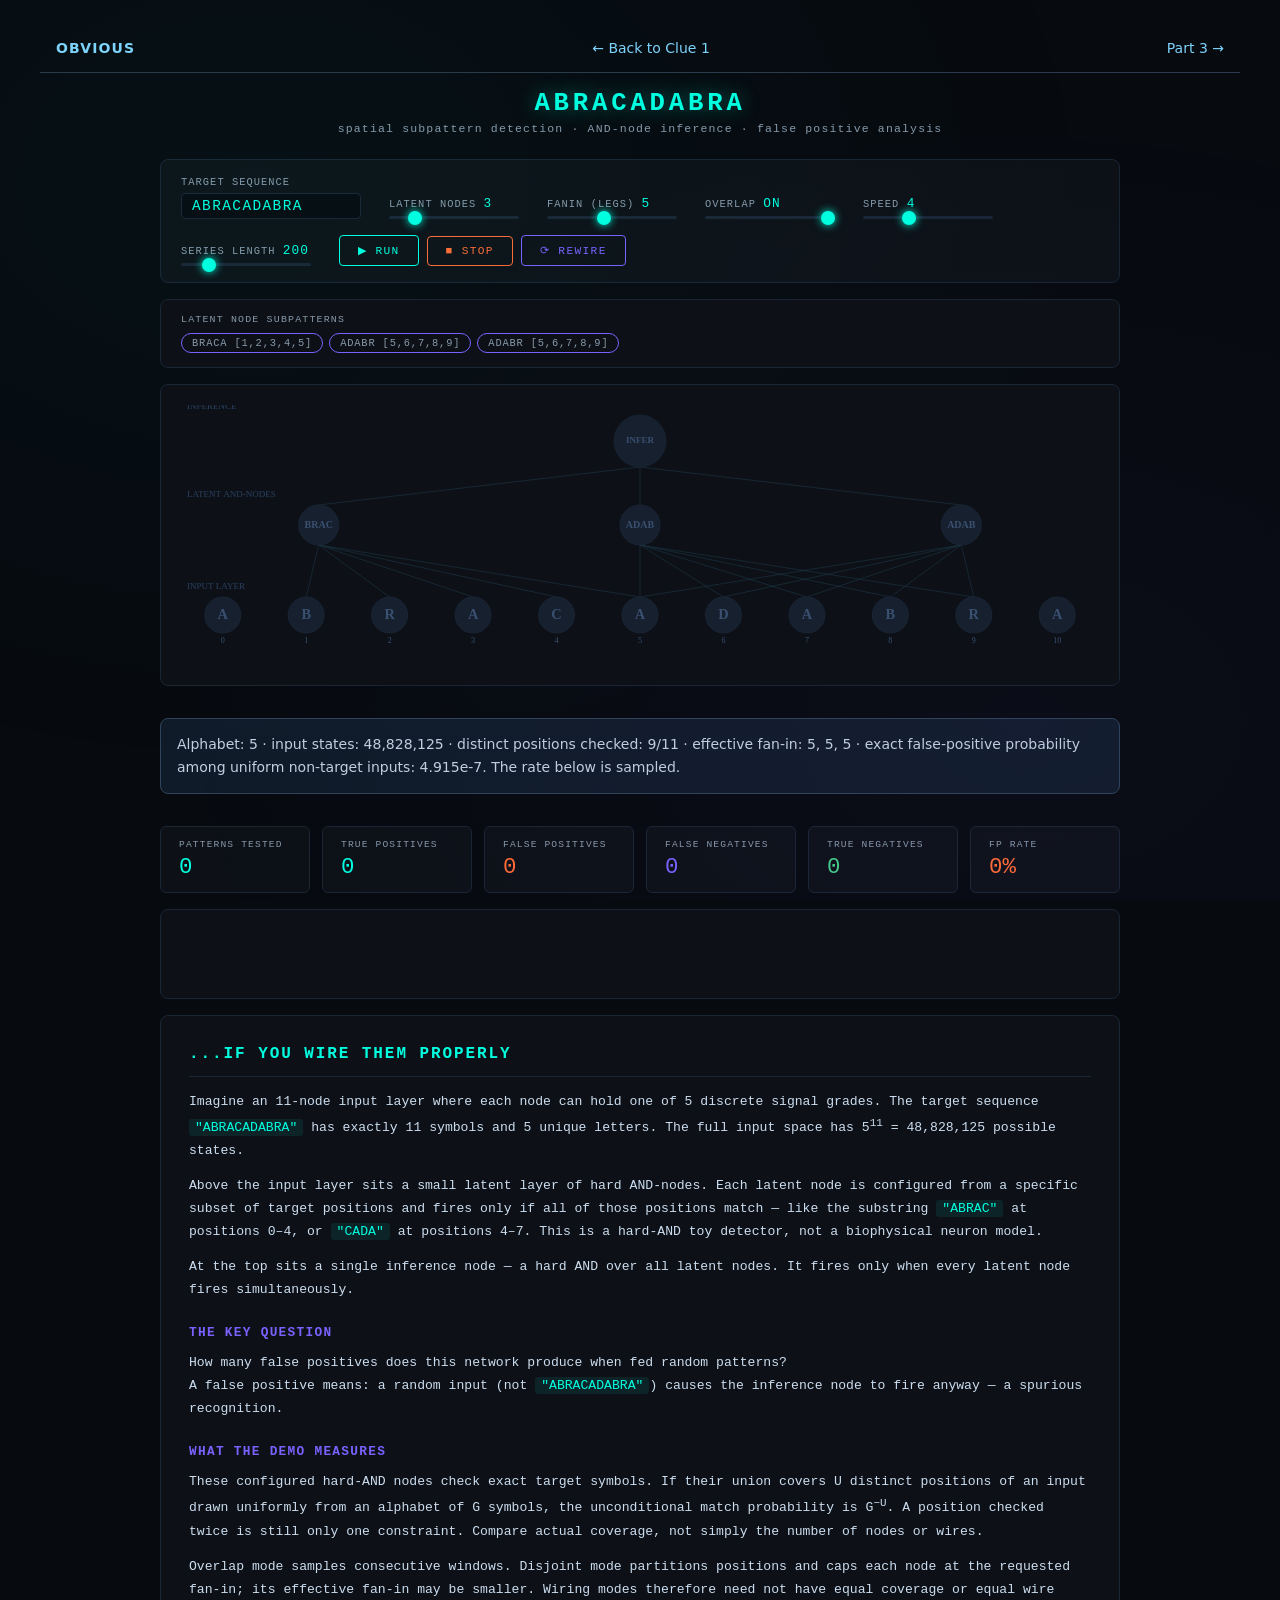
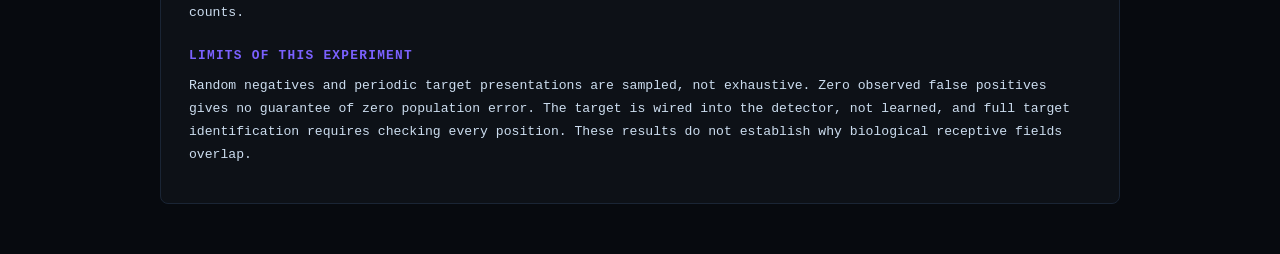
<file: labs/c1-spatial.html>
<!DOCTYPE html>
<html lang="en">
<head>
<meta charset="UTF-8">
<meta name="viewport" content="width=device-width, initial-scale=1.0">
<title>OBVIOUS — Clue 1: Spatial ABRACADABRA</title>
<link rel="stylesheet" href="../assets/css/labs.css">
<link rel="stylesheet" href="../assets/css/c1-spatial.css">
  <meta name="description" content="An Obvious computational lab. Interactive toy models and clearly labeled architectural demonstrations.">
</head>
<body>
<nav class="lab-return" aria-label="Lab navigation"><a href="../index.html">OBVIOUS</a><a href="../clues.html#c1-spatial">&larr; Back to Clue 1</a><a href="../implications.html">Part 3 &rarr;</a></nav>

<h1>ABRACADABRA</h1>
<p class="subtitle">spatial subpattern detection · AND-node inference · false positive analysis</p>

<div class="main">

  <!-- Controls -->
  <div class="controls">
    <div class="ctrl-group">
      <label>Target Sequence</label>
      <input type="text" id="targetSeq" value="ABRACADABRA" maxlength="16">
    </div>
    <div class="ctrl-group">
      <label>Latent Nodes <span class="val" id="nodeCountVal">3</span></label>
      <input type="range" id="nodeCount" min="2" max="8" value="3">
    </div>
    <div class="ctrl-group">
      <label>Fanin (legs) <span class="val" id="faninVal">5</span></label>
      <input type="range" id="fanin" min="2" max="9" value="5">
    </div>
    <div class="ctrl-group">
      <label>Overlap <span class="val" id="overlapVal">on</span></label>
      <input type="range" id="overlapToggle" min="0" max="1" value="1" step="1">
    </div>
    <div class="ctrl-group">
      <label>Speed <span class="val" id="speedVal">4</span></label>
      <input type="range" id="speed" min="1" max="10" value="4">
    </div>
    <div class="ctrl-group">
      <label>Series Length <span class="val" id="seriesVal">200</span></label>
      <input type="range" id="seriesLen" min="20" max="1000" value="200" step="10">
    </div>
    <div style="display:flex;gap:8px;align-items:flex-end;">
      <button class="btn" id="btnStart">▶ Run</button>
      <button class="btn stop" id="btnStop">■ Stop</button>
      <button class="btn regen" id="btnRegen">⟳ Rewire</button>
    </div>
  </div>

  <!-- Subpatterns -->
  <div class="net-wrap" style="padding:14px 20px;">
    <div class="section-label">Latent Node Subpatterns</div>
    <div class="subpat-list" id="subpatList"></div>
  </div>

  <!-- Network visualization -->
  <div class="net-wrap">
    <canvas id="netCanvas" height="260"></canvas>
  </div>

  <!-- Stats -->
  <p id="coverageNote" class="lab-note" aria-live="polite"></p>
<div class="stats">
    <div class="stat-box">
      <div class="label">Patterns Tested</div>
      <div class="value" id="statTotal">0</div>
    </div>
    <div class="stat-box">
      <div class="label">True Positives</div>
      <div class="value" id="statTP">0</div>
    </div>
    <div class="stat-box fp">
      <div class="label">False Positives</div>
      <div class="value" id="statFP">0</div>
    </div>
    <div class="stat-box fn">
      <div class="label">False Negatives</div>
      <div class="value" id="statFN">0</div>
    </div>
    <div class="stat-box tn">
      <div class="label">True Negatives</div>
      <div class="value" id="statTN">0</div>
    </div>
    <div class="stat-box fp">
      <div class="label">FP Rate</div>
      <div class="value" id="statFPRate">0%</div>
    </div>
  </div>

  <!-- Log -->
  <div class="log-wrap" id="logWrap"></div>

  <!-- LinkedIn Post Explanation -->
  <div class="explainer">
    <h2>...if you wire them properly</h2>
    <p>Imagine an 11-node input layer where each node can hold one of 5 discrete signal grades. The target sequence <code>"ABRACADABRA"</code> has exactly 11 symbols and 5 unique letters. The full input space has 5<sup>11</sup> = 48,828,125 possible states.</p>
    <p>Above the input layer sits a small latent layer of hard AND-nodes. Each latent node is configured from a specific subset of target positions and fires only if all of those positions match — like the substring <code>"ABRAC"</code> at positions 0–4, or <code>"CADA"</code> at positions 4–7. This is a hard-AND toy detector, not a biophysical neuron model.</p>
    <p>At the top sits a single inference node — a hard AND over all latent nodes. It fires only when every latent node fires simultaneously.</p>

    <h3>The Key Question</h3>
    <p>How many false positives does this network produce when fed random patterns?<br>
    A false positive means: a random input (not <code>"ABRACADABRA"</code>) causes the inference node to fire anyway — a spurious recognition.</p>

    <h3>What the Demo Measures</h3>
<p>These configured hard-AND nodes check exact target symbols. If their union covers U distinct positions of an input drawn uniformly from an alphabet of G symbols, the unconditional match probability is G<sup>−U</sup>. A position checked twice is still only one constraint. Compare actual coverage, not simply the number of nodes or wires.</p>
<p>Overlap mode samples consecutive windows. Disjoint mode partitions positions and caps each node at the requested fan-in; its effective fan-in may be smaller. Wiring modes therefore need not have equal coverage or equal wire counts.</p>
<h3>Limits of This Experiment</h3>
<p>Random negatives and periodic target presentations are sampled, not exhaustive. Zero observed false positives gives no guarantee of zero population error. The target is wired into the detector, not learned, and full target identification requires checking every position. These results do not establish why biological receptive fields overlap.</p>
</div>


<script src="../assets/js/c1-spatial.js"></script>
<script src="../assets/js/shared.js"></script>
</body>
</html>
</file>
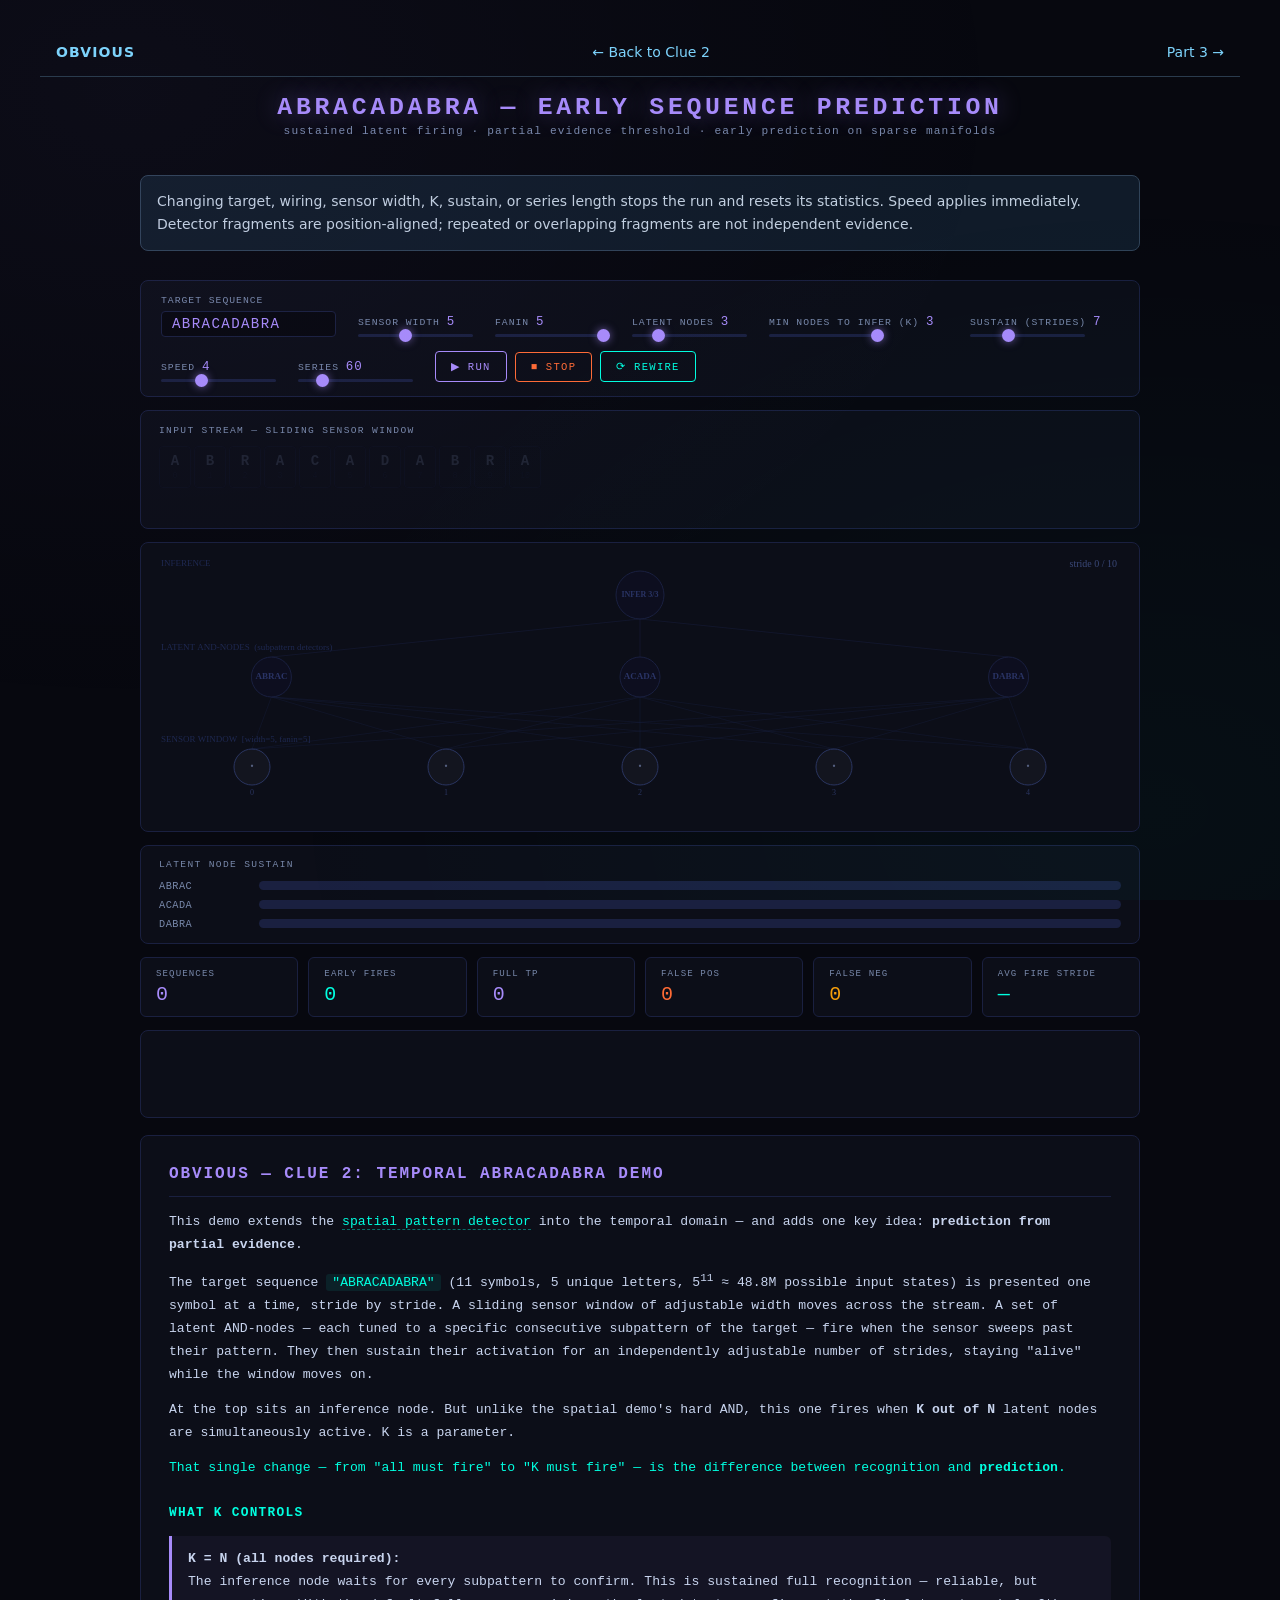
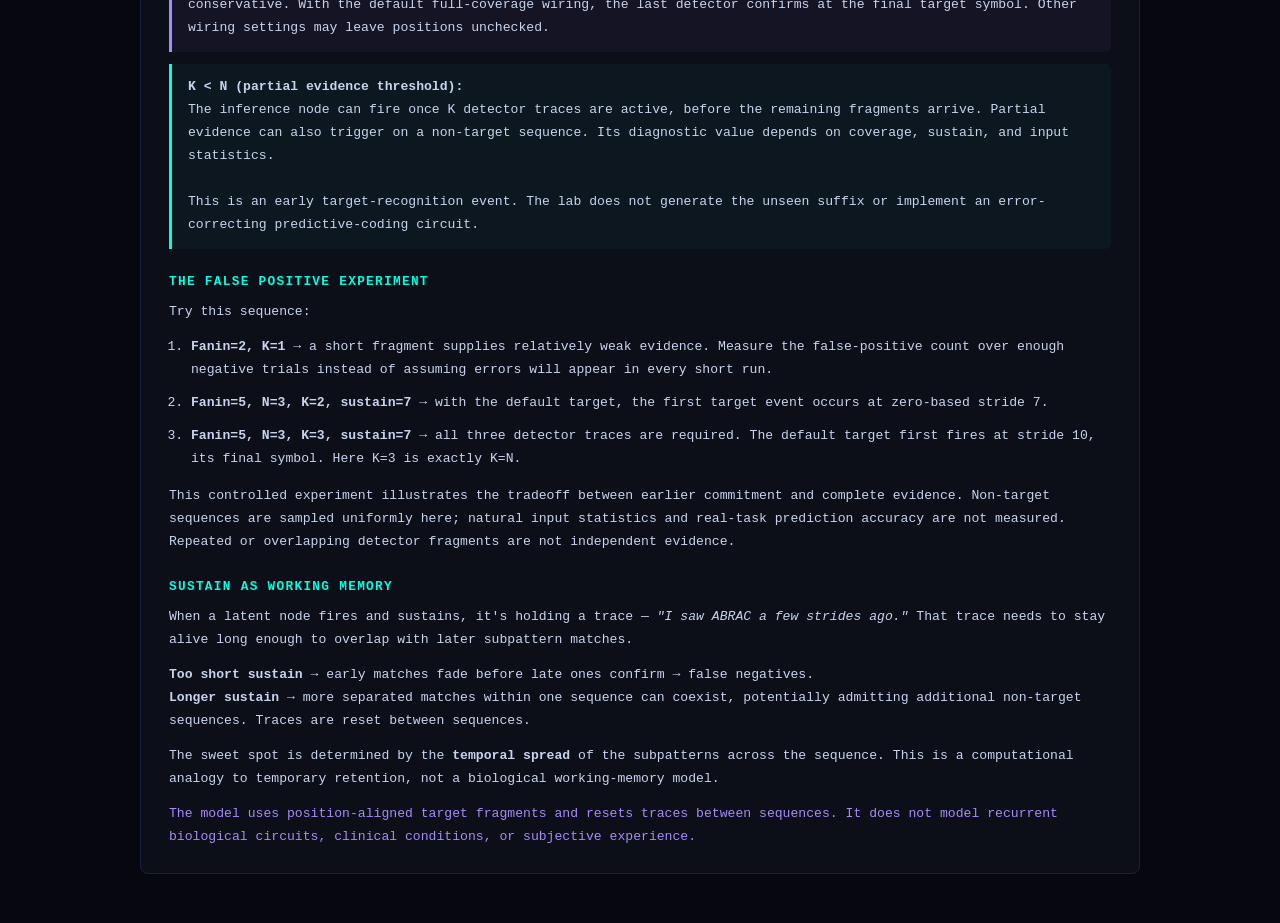
<file: labs/c2-temporal.html>
<!DOCTYPE html>
<html lang="en">
<head>
<meta charset="UTF-8">
<meta name="viewport" content="width=device-width, initial-scale=1.0">
<title>OBVIOUS — Clue 2: Temporal ABRACADABRA</title>
<link rel="stylesheet" href="../assets/css/labs.css">
<link rel="stylesheet" href="../assets/css/c2-temporal.css">
  <meta name="description" content="An Obvious computational lab. Interactive toy models and clearly labeled architectural demonstrations.">
</head>
<body>
<nav class="lab-return" aria-label="Lab navigation"><a href="../index.html">OBVIOUS</a><a href="../clues.html#c2-temporal">&larr; Back to Clue 2</a><a href="../implications.html">Part 3 &rarr;</a></nav>

<h1>ABRACADABRA — EARLY SEQUENCE PREDICTION</h1>
<p class="subtitle">sustained latent firing · partial evidence threshold · early prediction on sparse manifolds</p>

<div class="main">

  <!-- Controls -->
  <p class="lab-note">Changing target, wiring, sensor width, K, sustain, or series length stops the run and resets its statistics. Speed applies immediately. Detector fragments are position-aligned; repeated or overlapping fragments are not independent evidence.</p>
<div class="controls">
    <div class="ctrl-group">
      <label>Target Sequence</label>
      <input type="text" id="targetSeq" value="ABRACADABRA" maxlength="16">
    </div>
    <div class="ctrl-group">
      <label>Sensor Width <span class="val" id="sensorWidthVal">5</span></label>
      <input type="range" id="sensorWidth" min="3" max="11" value="5">
    </div>
    <div class="ctrl-group">
      <label>Fanin <span class="val" id="faninVal">5</span></label>
      <input type="range" id="fanin" min="2" max="9" value="5">
    </div>
    <div class="ctrl-group">
      <label>Latent Nodes <span class="val" id="nodeCountVal">3</span></label>
      <input type="range" id="nodeCount" min="2" max="7" value="3">
    </div>
    <div class="ctrl-group">
      <label>Min Nodes to Infer (K) <span class="val" id="kInferVal">3</span></label>
      <input type="range" id="kInfer" min="1" max="7" value="3">
    </div>
    <div class="ctrl-group">
      <label>Sustain (strides) <span class="val" id="sustainVal">7</span></label>
      <input type="range" id="sustain" min="1" max="20" value="7">
    </div>
    <div class="ctrl-group">
      <label>Speed <span class="val" id="speedVal">4</span></label>
      <input type="range" id="speed" min="1" max="10" value="4">
    </div>
    <div class="ctrl-group">
      <label>Series <span class="val" id="seriesVal">60</span></label>
      <input type="range" id="seriesLen" min="10" max="300" value="60" step="5">
    </div>
    <div style="display:flex;gap:8px;align-items:flex-end;">
      <button class="btn" id="btnStart">▶ Run</button>
      <button class="btn stop" id="btnStop">■ Stop</button>
      <button class="btn regen" id="btnRegen">⟳ Rewire</button>
    </div>
  </div>

  <!-- Sequence + sensor display -->
  <div class="seq-wrap">
    <div class="section-label">Input Stream — Sliding Sensor Window</div>
    <div id="seqRow"></div>
    <div id="sensorBracket"></div>
  </div>

  <!-- Network -->
  <div class="net-wrap">
    <canvas id="netCanvas" height="260"></canvas>
    <div class="predict-banner" id="predictBanner">—</div>
  </div>

  <!-- Sustain bars -->
  <div class="sustain-wrap">
    <div class="section-label">Latent Node Sustain</div>
    <div id="sustainBars"></div>
  </div>

  <!-- Stats -->
  <div class="stats">
    <div class="stat-box">
      <div class="label">Sequences</div>
      <div class="value" id="statTotal">0</div>
    </div>
    <div class="stat-box early">
      <div class="label">Early Fires</div>
      <div class="value" id="statEarly">0</div>
    </div>
    <div class="stat-box">
      <div class="label">Full TP</div>
      <div class="value" id="statTP">0</div>
    </div>
    <div class="stat-box fp">
      <div class="label">False Pos</div>
      <div class="value" id="statFP">0</div>
    </div>
    <div class="stat-box fn">
      <div class="label">False Neg</div>
      <div class="value" id="statFN">0</div>
    </div>
    <div class="stat-box early">
      <div class="label">Avg Fire Stride</div>
      <div class="value" id="statAvgStride">—</div>
    </div>
  </div>

  <!-- Log -->
  <div class="log-wrap" id="logWrap"></div>

  <!-- Integrated Early Sequence Prediction Explanation -->
  <div class="explainer">
    <h2>OBVIOUS — Clue 2: Temporal ABRACADABRA Demo</h2>
    <p>This demo extends the <a href="c1-spatial.html">spatial pattern detector</a> into the temporal domain — and adds one key idea: <strong>prediction from partial evidence</strong>.</p>
    <p>The target sequence <code>"ABRACADABRA"</code> (11 symbols, 5 unique letters, 5<sup>11</sup> &approx; 48.8M possible input states) is presented one symbol at a time, stride by stride. A sliding sensor window of adjustable width moves across the stream. A set of latent AND-nodes — each tuned to a specific consecutive subpattern of the target — fire when the sensor sweeps past their pattern. They then sustain their activation for an independently adjustable number of strides, staying "alive" while the window moves on.</p>
    <p>At the top sits an inference node. But unlike the spatial demo's hard AND, this one fires when <strong>K out of N</strong> latent nodes are simultaneously active. K is a parameter.</p>
    <p style="color:var(--accent3);">That single change — from "all must fire" to "K must fire" — is the difference between recognition and <strong>prediction</strong>.</p>

    <h3>What K Controls</h3>
    <div class="mode-block">
      <p style="margin-bottom:0;"><strong>K = N (all nodes required):</strong><br>
      The inference node waits for every subpattern to confirm. This is sustained full recognition — reliable, but conservative. With the default full-coverage wiring, the last detector confirms at the final target symbol. Other wiring settings may leave positions unchecked.</p>
    </div>

    <div class="mode-block predictive">
      <p style="margin-bottom:0;"><strong>K &lt; N (partial evidence threshold):</strong><br>
      The inference node can fire once K detector traces are active, before the remaining fragments arrive. Partial evidence can also trigger on a non-target sequence. Its diagnostic value depends on coverage, sustain, and input statistics.<br><br>
      This is an early target-recognition event. The lab does not generate the unseen suffix or implement an error-correcting predictive-coding circuit.</p>
    </div>

    <h3>The False Positive Experiment</h3>
    <p>Try this sequence:</p>
    <ol>
      <li><strong>Fanin=2, K=1</strong> &rarr; a short fragment supplies relatively weak evidence. Measure the false-positive count over enough negative trials instead of assuming errors will appear in every short run.</li>
      <li><strong>Fanin=5, N=3, K=2, sustain=7</strong> &rarr; with the default target, the first target event occurs at zero-based stride 7.</li>
      <li><strong>Fanin=5, N=3, K=3, sustain=7</strong> &rarr; all three detector traces are required. The default target first fires at stride 10, its final symbol. Here K=3 is exactly K=N.</li>
    </ol>
    <p>This controlled experiment illustrates the tradeoff between earlier commitment and complete evidence. Non-target sequences are sampled uniformly here; natural input statistics and real-task prediction accuracy are not measured. Repeated or overlapping detector fragments are not independent evidence.</p>

    <h3>Sustain as Working Memory</h3>
    <p>When a latent node fires and sustains, it's holding a trace — <em>"I saw ABRAC a few strides ago."</em> That trace needs to stay alive long enough to overlap with later subpattern matches.</p>
    <p><strong>Too short sustain</strong> &rarr; early matches fade before late ones confirm &rarr; false negatives.<br>
    <strong>Longer sustain</strong> &rarr; more separated matches within one sequence can coexist, potentially admitting additional non-target sequences. Traces are reset between sequences.</p>
    <p>The sweet spot is determined by the <strong>temporal spread</strong> of the subpatterns across the sequence. This is a computational analogy to temporary retention, not a biological working-memory model.</p>
    <p style="color:var(--accent);margin-bottom:0;">The model uses position-aligned target fragments and resets traces between sequences. It does not model recurrent biological circuits, clinical conditions, or subjective experience.</p>
  </div>

</div>


<script src="../assets/js/c2-temporal.js"></script>
<script src="../assets/js/shared.js"></script>
</body>
</html>
</file>
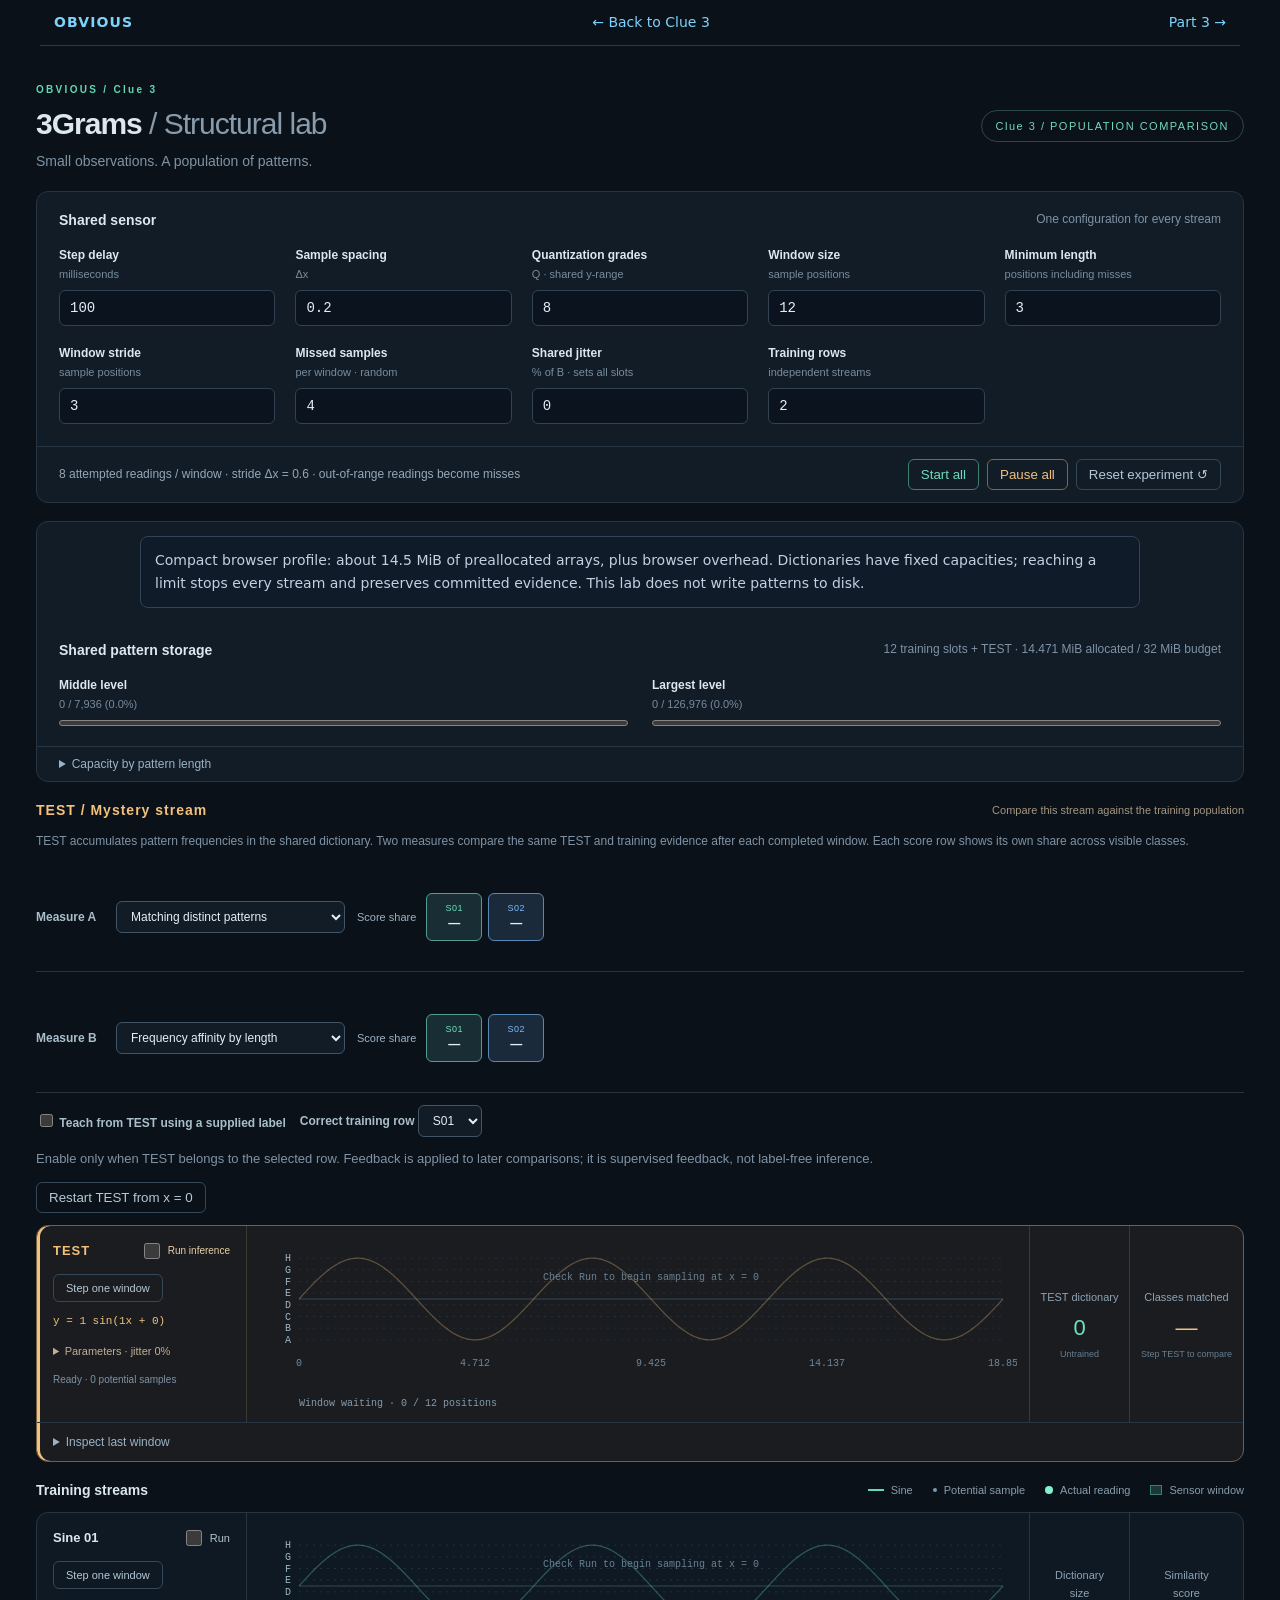
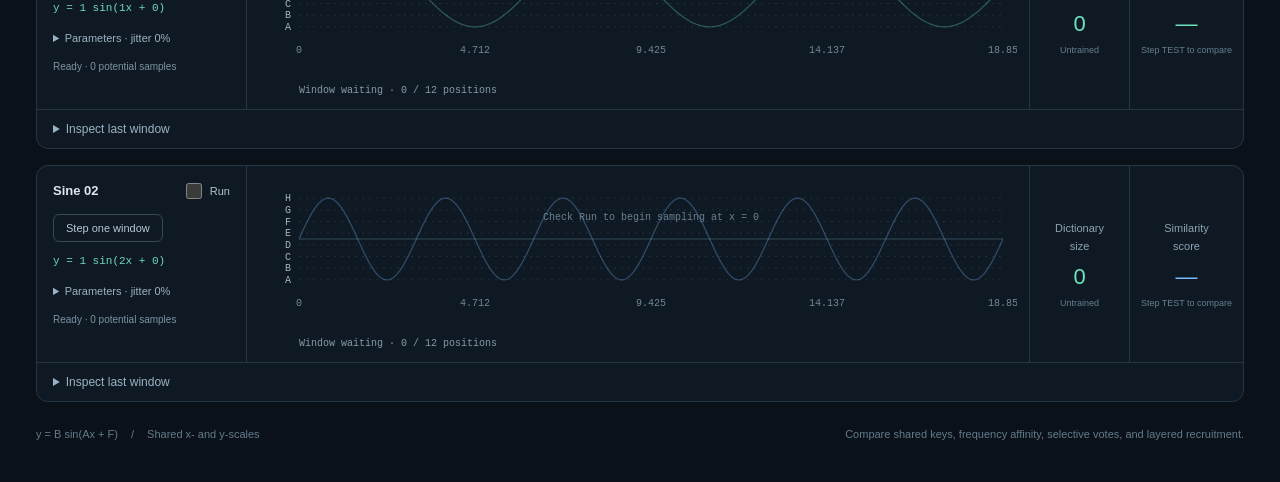
<file: labs/c3-sinusoids.html>
<!doctype html>
<!-- Standalone snapshot of the 3Grams demo. Open this file directly in a browser. -->
<html lang="en">
<head>
  <meta charset="utf-8">
  <meta name="viewport" content="width=device-width, initial-scale=1">
  <title>OBVIOUS — Clue 3: Sinusoid Population Lab</title>
  <link rel="stylesheet" href="../assets/css/labs.css">
<link rel="stylesheet" href="../assets/css/c3-sinusoids.css">
  
  <meta name="description" content="An Obvious computational lab. Interactive toy models and clearly labeled architectural demonstrations.">
</head>
<body>
<nav class="lab-return" aria-label="Lab navigation"><a href="../index.html">OBVIOUS</a><a href="../clues.html#c3-sinusoids">&larr; Back to Clue 3</a><a href="../implications.html">Part 3 &rarr;</a></nav>
  <main>
    <header><div><div class="eyebrow">OBVIOUS / Clue 3</div><h1>3Grams <span>/ Structural lab</span></h1><p>Small observations. A population of patterns.</p></div><span class="badge">Clue 3 / POPULATION COMPARISON</span></header>
    <section class="controls" aria-labelledby="sensor-title">
      <div class="section-heading"><h2 id="sensor-title">Shared sensor</h2><span>One configuration for every stream</span></div>
      <div class="control-grid">
        <label>Step delay <span>milliseconds</span><input id="delay" type="number" min="16" max="5000" step="1" value="100"></label>
        <label>Sample spacing <span>Δx</span><input id="spacing" type="number" min="0.01" max="10" step="0.01" value="0.2"></label>
        <label>Quantization grades <span>Q · shared y-range</span><input id="grades" type="number" min="2" max="32" step="1" value="8"></label>
        <label>Window size <span>sample positions</span><input id="window" type="number" min="3" max="12" step="1" value="12"></label>
        <label>Minimum length <span>positions including misses</span><input id="minimum" type="number" min="3" max="12" step="1" value="3"></label><label>Window stride <span>sample positions</span><input id="stride" type="number" min="1" max="500" step="1" value="3"></label>
        <label>Missed samples <span>per window · random</span><input id="skips" type="number" min="0" max="15" step="1" value="4"></label>
        <label>Shared jitter <span>% of B · sets all slots</span><input id="jitter" type="number" min="0" max="200" step="1" value="0" title="Applies to every slot, including test. Individual slots can override afterward."></label>
        <label>Training rows <span>independent streams</span><input id="rows" title="All 12 slots are reserved. Removing rows clears their evidence; other slots are preserved unless the common grade range changes." type="number" min="1" max="12" step="1" value="2"></label>
      </div>
      <div class="control-footer"><span id="sensor-summary"></span><div class="experiment-actions"><button id="start-all" type="button">Start all</button><button id="pause-all" type="button">Pause all</button><button id="reset" type="button">Reset experiment ↺</button></div></div>
    </section>
    <section class="storage-panel" aria-labelledby="storage-title">
      <p class="lab-note">Compact browser profile: about 14.5 MiB of preallocated arrays, plus browser overhead. Dictionaries have fixed capacities; reaching a limit stops every stream and preserves committed evidence. This lab does not write patterns to disk.</p><div class="section-heading"><h2 id="storage-title">Shared pattern storage</h2><span id="storage-memory"></span></div>
      <div class="storage-progress">
        <label>Middle level <span id="middle-occupancy-label"></span><progress id="middle-occupancy" aria-label="Middle level occupancy" max="1" value="0"></progress></label>
        <label>Largest level <span id="largest-occupancy-label"></span><progress id="largest-occupancy" aria-label="Largest level occupancy" max="1" value="0"></progress></label>
      </div>
      <div id="storage-error" role="alert" hidden></div>
      <details id="bank-capacities" class="storage-detail"><summary id="bank-summary">Capacity by pattern length</summary><div class="storage-table"><table><thead><tr><th>Length</th><th>Collection</th><th>Middle</th><th>Largest</th></tr></thead><tbody id="storage-banks"></tbody></table></div></details>
      <details id="failed-stride" class="storage-detail" hidden><summary>Inspect failed stride · not committed</summary><pre id="failed-stride-output"></pre></details>
    </section>
    <section class="test-section" aria-labelledby="test-title"><div class="training-heading"><h2 id="test-title">TEST / Mystery stream</h2><span class="test-note">Compare this stream against the training population</span></div><p class="comparison-help">TEST accumulates pattern frequencies in the shared dictionary. Two measures compare the same TEST and training evidence after each completed window. Each score row shows its own share across visible classes.</p><div class="comparison-controls"><div class="comparison-panel"><label for="similarity-measure">Measure A</label><select id="similarity-measure"><option value="overlap">Matching distinct patterns</option><option value="affinity">Frequency affinity by length</option><option value="weightedProduct">Pseudo-cosine (raw count product)</option><option value="contrastProduct">Extended pseudo-cosine (contrast)</option><option value="silhouette">Silhouette-inspired similarity</option><option value="selective">Selective evidence vote (64/length)</option><option value="selectiveRl">Selective evidence vote + RL</option><option value="layered">Layered evidence recruitment</option></select><div class="score-overview" aria-label="Measure A score shares"><span class="score-overview-label">Score share</span><div id="score-tiles" class="score-tiles"></div></div></div><div class="comparison-panel"><label for="secondary-similarity-measure">Measure B</label><select id="secondary-similarity-measure"><option value="overlap">Matching distinct patterns</option><option value="affinity" selected>Frequency affinity by length</option><option value="weightedProduct">Pseudo-cosine (raw count product)</option><option value="contrastProduct">Extended pseudo-cosine (contrast)</option><option value="silhouette">Silhouette-inspired similarity</option><option value="selective">Selective evidence vote (64/length)</option><option value="selectiveRl">Selective evidence vote + RL</option><option value="layered">Layered evidence recruitment</option></select><div class="score-overview" aria-label="Measure B score shares"><span class="score-overview-label">Score share</span><div id="secondary-score-tiles" class="score-tiles"></div></div></div><span id="silhouette-salience" hidden></span><span id="selective-voters" hidden></span><span id="rl-feedback" hidden></span><div class="feedback-controls"><label><input type="checkbox" id="feedback-enabled"> Teach from TEST using a supplied label</label><label>Correct training row <select id="feedback-target" aria-label="Correct training row for feedback"></select></label><p>Enable only when TEST belongs to the selected row. Feedback is applied to later comparisons; it is supervised feedback, not label-free inference.</p></div><span id="layered-recruitment" hidden></span><button id="reset-test" type="button">Restart TEST from x = 0</button></div><div id="test-row"></div></section>
    <section aria-labelledby="training-title"><div class="training-heading"><h2 id="training-title">Training streams</h2><div class="legend"><span><i class="line"></i>Sine</span><span><i class="potential"></i>Potential sample</span><span><i class="actual"></i>Actual reading</span><span><i class="window"></i>Sensor window</span></div></div><div id="training-rows"></div></section>
    <footer><span>y = B sin(Ax + F) <span class="divider">/</span> Shared x- and y-scales</span><span>Compare shared keys, frequency affinity, selective votes, and layered recruitment.</span></footer>
  </main>
  <template id="row-template"><article class="training-row"><div class="row-settings"><div class="row-title"><h3></h3><label class="run-control"><input type="checkbox" aria-label="Run stream"><span>Run</span></label></div><button class="step-stride" type="button">Step one window</button><div class="formula">y = B sin(Ax + F)</div><details class="parameter-panel"><summary>Parameters</summary><div class="parameters"><label>A <span>frequency</span><input data-param="a" type="number" min="0.01" max="20" step="0.1" value="1"></label><label>B <span>amplitude</span><input data-param="b" type="number" min="0.01" max="100" step="0.1" value="1"></label><label>F <span>phase · radians</span><input data-param="f" type="number" min="-1000" max="1000" step="0.1" value="0"></label><label>Y <span>sample jitter · % of B</span><input data-param="noise" title="Random y-offset as a percentage of amplitude B; out-of-range readings are missing" type="number" min="0" max="200" step="1" value="0"></label></div></details><div class="status">Ready · starts at x = 0</div></div><div class="chart-area"><canvas role="img" aria-label="Sine stream with sample points and sliding sensor window"></canvas><div class="window-symbols" role="img" aria-label="Quantized window symbols; asterisk means missed sample"></div><div class="chart-caption"></div></div><div class="metric"><span>Dictionary<br>size</span><strong>—</strong><small>Awaiting training</small></div><div class="metric probability"><span>Similarity<br>score</span><strong>—</strong><small>Step TEST to compare</small></div><details class="inspection"><summary>Inspect last window</summary><p class="inspection-summary">Step or run to inspect a complete window.</p><pre class="inspection-output"></pre></details></article></template>





<script src="../assets/js/c3-sinusoids.js"></script>
<script src="../assets/js/shared.js"></script>
</body>
</html>
</file>
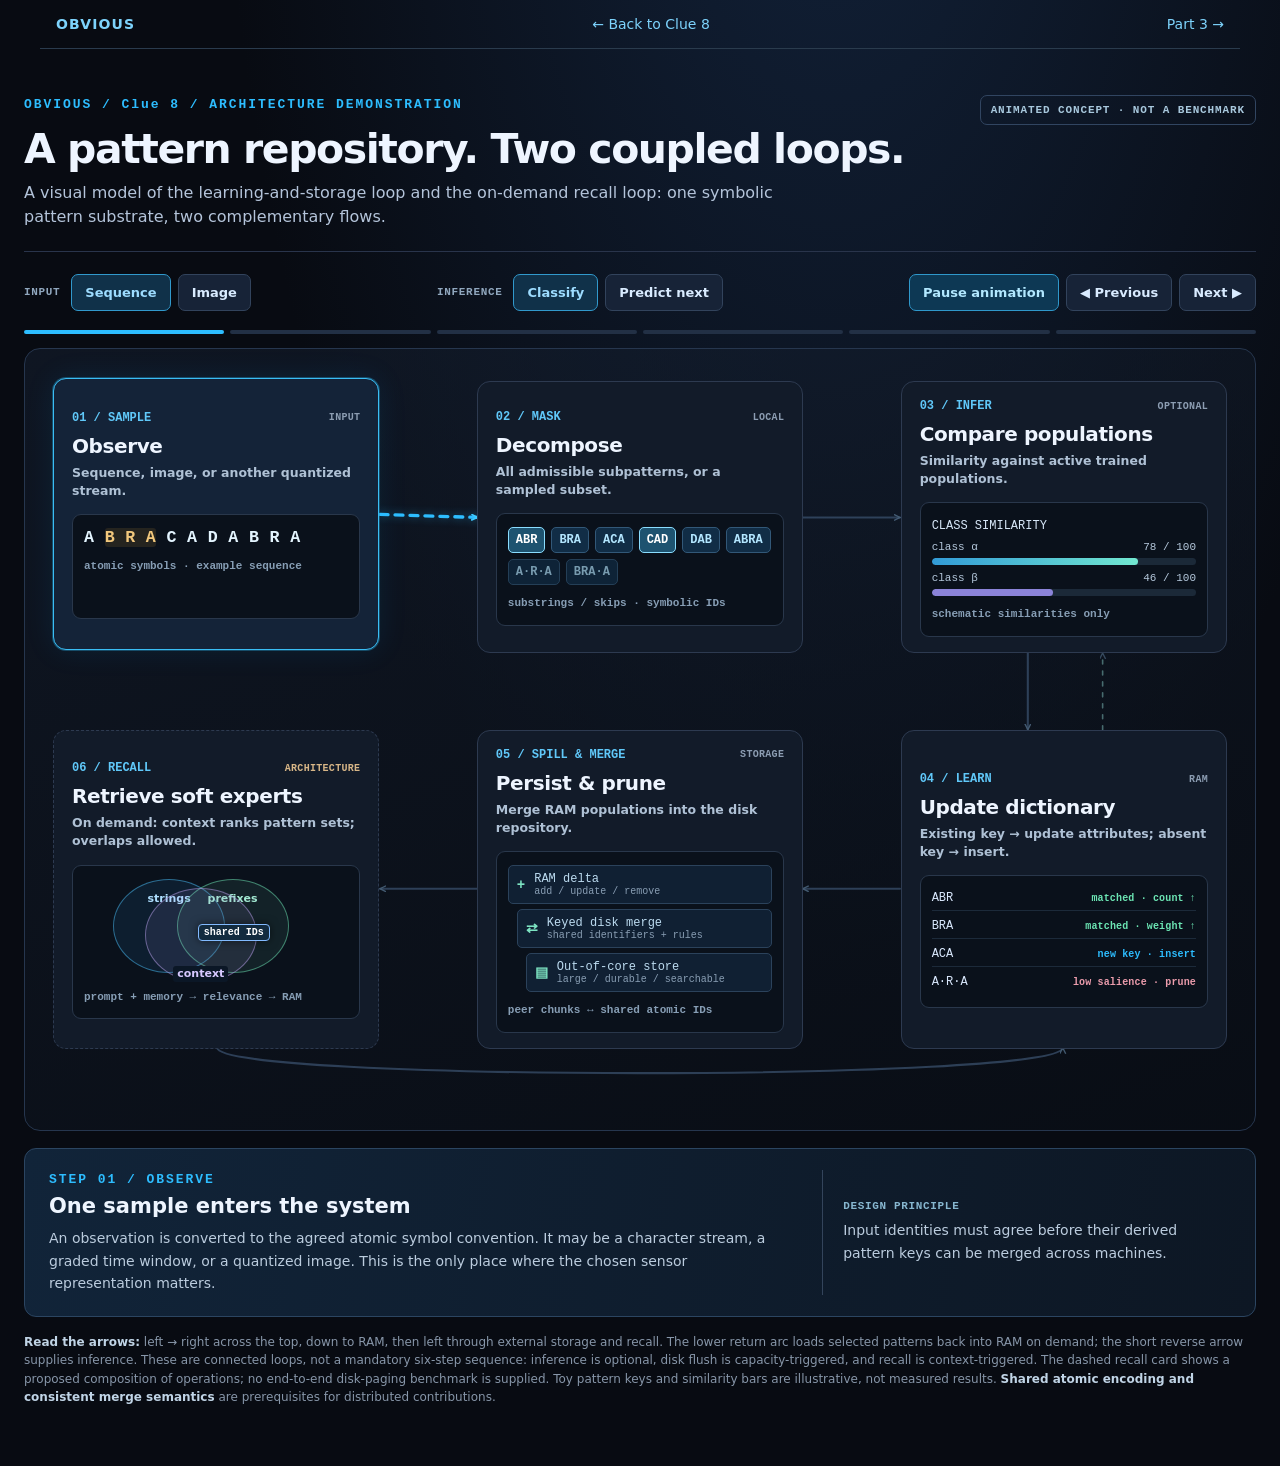
<file: labs/c8-architecture.html>
<!doctype html>
<html lang="en">
<head>
<meta charset="utf-8">
<meta name="viewport" content="width=device-width, initial-scale=1">
<title>OBVIOUS — Clue 8 Pattern Lifecycle (Animated Concept)</title>
<link rel="stylesheet" href="../assets/css/labs.css">
<link rel="stylesheet" href="../assets/css/c8-architecture.css">
  <meta name="description" content="An Obvious computational lab. Interactive toy models and clearly labeled architectural demonstrations.">
</head>
<body>
<nav class="lab-return" aria-label="Lab navigation"><a href="../index.html">OBVIOUS</a><a href="../clues.html#c8-presentations">&larr; Back to Clue 8</a><a href="../implications.html">Part 3 &rarr;</a></nav>
<main class="wrap">
  <header class="head">
    <div>
      <div class="overline">OBVIOUS / Clue 8 / ARCHITECTURE DEMONSTRATION</div>
      <h1>A pattern repository. Two coupled loops.</h1>
      <p class="lead">A visual model of the learning-and-storage loop and the on-demand recall loop: one symbolic pattern substrate, two complementary flows.</p>
    </div>
    <div class="stamp">ANIMATED CONCEPT · NOT A BENCHMARK</div>
  </header>
  <section class="toolbar" aria-label="Demonstration controls">
    <div class="group"><span class="tag">INPUT</span><button type="button" id="sequence" aria-pressed="true">Sequence</button><button type="button" id="image" aria-pressed="false">Image</button></div>
    <div class="group"><span class="tag">INFERENCE</span><button type="button" id="classify" aria-pressed="true">Classify</button><button type="button" id="predict" aria-pressed="false">Predict next</button></div>
    <div class="group"><button class="primary" type="button" id="play">Pause animation</button><button type="button" id="prev">◀ Previous</button><button type="button" id="next">Next ▶</button></div>
  </section>
  <div class="progress" aria-hidden="true"><i></i><i></i><i></i><i></i><i></i><i></i></div>
  <section class="diagram" id="diagram" aria-label="Click any of the six phases to explain it">
    <svg class="links" id="links" aria-hidden="true"></svg>
    <div class="grid">
      <button class="step current" data-step="0" type="button" aria-label="Stage 1: input sample">
        <span class="topline"><span class="count">01 / SAMPLE</span><span class="status">INPUT</span></span>
        <span class="cardtitle">Observe</span>
        <span class="desc">Sequence, image, or another quantized stream.</span>
        <span class="inner" id="sampleBody"><span class="seq">A <b>B R A</b> C A D A B R A</span><span class="smallnote mono">raw atomic input symbols</span></span>
      </button>
      <button class="step" data-step="1" type="button" aria-label="Stage 2: mask decomposition">
        <span class="topline"><span class="count">02 / MASK</span><span class="status">LOCAL</span></span>
        <span class="cardtitle">Decompose</span>
        <span class="desc">All admissible subpatterns, or a sampled subset.</span>
        <span class="inner"><span class="patterns" id="patternBody"></span><span class="smallnote mono" id="patternNote">symbolic keys · 3…5 tokens</span></span>
      </button>
      <button class="step" data-step="2" type="button" aria-label="Stage 3: optional population inference">
        <span class="topline"><span class="count">03 / INFER</span><span class="status">OPTIONAL</span></span>
        <span class="cardtitle">Compare populations</span>
        <span class="desc">Similarity against active trained populations.</span>
        <span class="inner" id="inferBody"></span>
      </button>
      <button class="step" data-step="3" type="button" aria-label="Stage 4: update or insert RAM dictionary entries">
        <span class="topline"><span class="count">04 / LEARN</span><span class="status">RAM</span></span>
        <span class="cardtitle">Update dictionary</span>
        <span class="desc">Existing key → update attributes; absent key → insert.</span>
        <span class="inner"><span class="mutations" id="ramBody"></span></span>
      </button>
      <button class="step" data-step="4" type="button" aria-label="Stage 5: merge RAM chunks into persistent repository">
        <span class="topline"><span class="count">05 / SPILL & MERGE</span><span class="status">STORAGE</span></span>
        <span class="cardtitle">Persist & prune</span>
        <span class="desc">Merge RAM populations into the disk repository.</span>
        <span class="inner"><span class="repoViz"><span class="storage"><strong>+</strong><span>RAM delta <small>add / update / remove</small></span></span><span class="storage stack2"><strong>⇄</strong><span>Keyed disk merge <small>shared identifiers + rules</small></span></span><span class="storage stack3"><strong>▤</strong><span>Out-of-core store <small>large / durable / searchable</small></span></span></span><span class="smallnote mono">peer chunks ↔ shared atomic IDs</span></span>
      </button>
      <button class="step soft" data-step="5" type="button" aria-label="Stage 6: retrieve overlapping context-selected experts into RAM">
        <span class="topline"><span class="count">06 / RECALL</span><span class="status future">ARCHITECTURE</span></span>
        <span class="cardtitle">Retrieve soft experts</span>
        <span class="desc">On demand: context ranks pattern sets; overlaps allowed.</span>
        <span class="inner"><span class="experts" id="expertBody"></span><span class="smallnote mono">prompt + memory → relevance → RAM</span></span>
      </button>
    </div>
  </section>
  <section class="detail" aria-live="polite">
    <div><div class="overline" id="detailStep">STEP 01 / OBSERVE</div><h2 id="detailTitle">One input becomes evidence</h2><p id="detailText"></p></div>
    <div class="detailRight"><div class="tag" id="detailAsideTitle">DESIGN PRINCIPLE</div><p id="detailAside"></p></div>
  </section>
  <p class="foot"><b>Read the arrows:</b> left → right across the top, down to RAM, then left through external storage and recall. The lower return arc loads selected patterns back into RAM on demand; the short reverse arrow supplies inference. These are connected loops, not a mandatory six-step sequence: inference is optional, disk flush is capacity-triggered, and recall is context-triggered. The dashed recall card shows a proposed composition of operations; no end-to-end disk-paging benchmark is supplied. Toy pattern keys and similarity bars are illustrative, not measured results. <b>Shared atomic encoding and consistent merge semantics</b> are prerequisites for distributed contributions.</p>
</main>

<script src="../assets/js/c8-architecture.js"></script>
<script src="../assets/js/shared.js"></script>
</body>
</html>
</file>
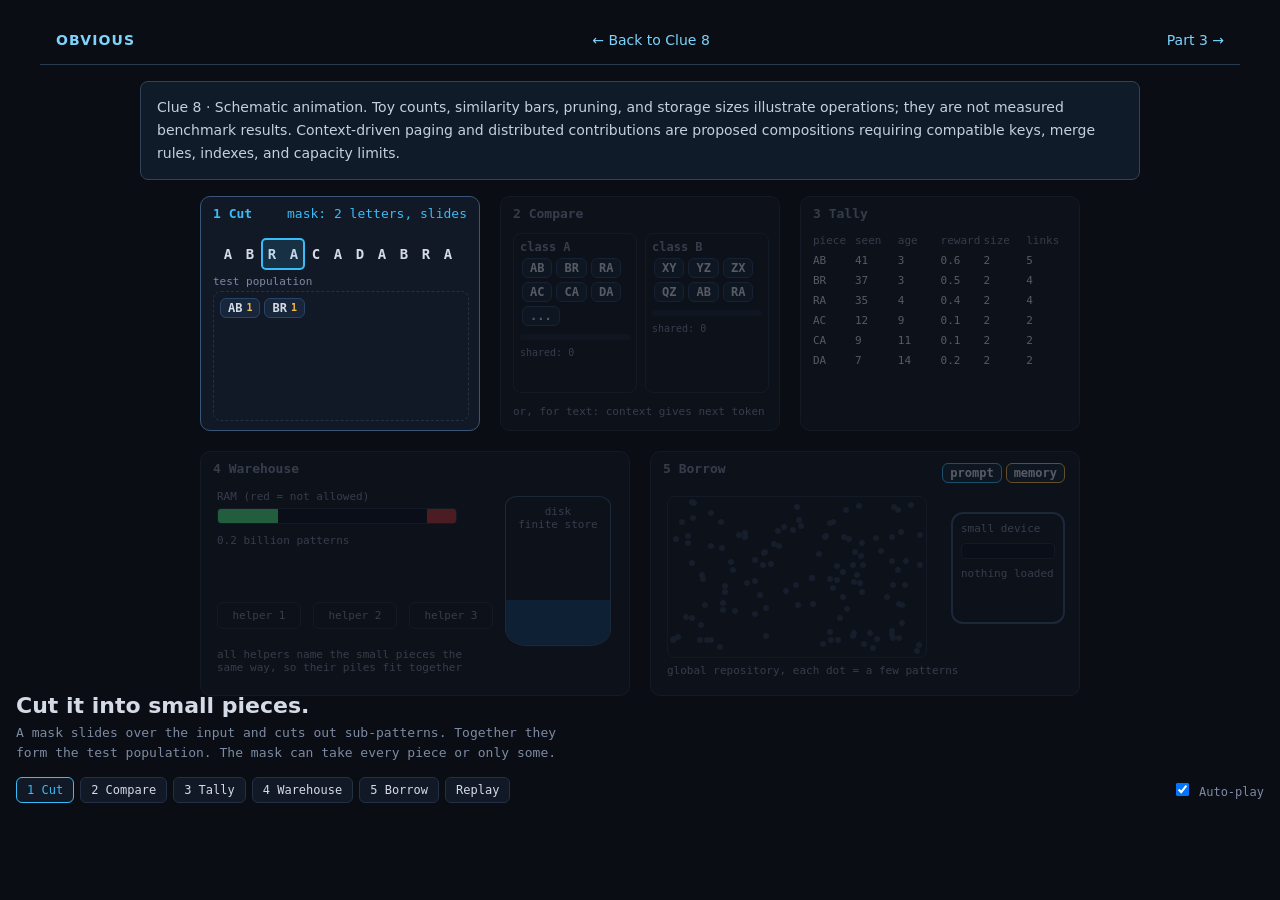
<file: labs/c8-process.html>
<!DOCTYPE html>
<html lang="en"><head><meta charset="utf-8">
<meta name="viewport" content="width=device-width,initial-scale=1">
<title>OBVIOUS — Clue 8: Learn, Merge, Retrieve</title>
<link rel="stylesheet" href="../assets/css/labs.css">
<link rel="stylesheet" href="../assets/css/c8-process.css">  <meta name="description" content="An Obvious computational lab. Interactive toy models and clearly labeled architectural demonstrations.">
</head><body>
<nav class="lab-return" aria-label="Lab navigation"><a href="../index.html">OBVIOUS</a><a href="../clues.html#c8-presentations">&larr; Back to Clue 8</a><a href="../implications.html">Part 3 &rarr;</a></nav>
<p class="lab-note">Clue 8 · Schematic animation. Toy counts, similarity bars, pruning, and storage sizes illustrate operations; they are not measured benchmark results. Context-driven paging and distributed contributions are proposed compositions requiring compatible keys, merge rules, indexes, and capacity limits.</p>
<div id="wp">
<div id="stg">
 <div class="st" id="s1" style="left:0;top:0;width:280px;height:235px"><h3>1 Cut<span id="mk" style="float:right;font-weight:400"></span></h3><div id="strip"></div><div class="lb" style="top:78px">test population</div><div id="tray"></div></div>
 <div class="st" id="s2" style="left:300px;top:0;width:280px;height:235px"><h3>2 Compare</h3><div id="la" class="led" style="left:12px"></div><div id="lbb" class="led" style="left:144px"></div><div class="lb" style="top:208px">or, for text: context gives next token</div></div>
 <div class="st" id="s3" style="left:600px;top:0;width:280px;height:235px"><h3>3 Tally</h3><div id="ledg"></div></div>
 <div class="st" id="s4" style="left:0;top:255px;width:430px;height:245px"><h3>4 Warehouse</h3>
  <div class="lb" style="left:16px;top:38px">RAM (red = not allowed)</div>
  <div class="bar" style="left:16px;top:56px;width:240px"><b id="ram"></b><u></u></div>
  <div class="lb" id="rcn" style="left:16px;top:82px"></div>
  <div id="zz">zzz sleeping: dropping pieces that do not matter</div>
  <div id="cl"><div class="cb" style="left:16px">helper 1</div><div class="cb" style="left:112px">helper 2</div><div class="cb" style="left:208px">helper 3</div></div>
  <div class="lb" style="left:16px;top:196px;width:270px">all helpers name the small pieces the same way, so their piles fit together</div>
  <div id="disk"><div id="df"></div><span>disk<br>finite store</span></div></div>
 <div class="st" id="s5" style="left:450px;top:255px;width:430px;height:245px"><h3>5 Borrow<span style="float:right"><span class="chip" style="border-color:var(--cy)">prompt</span><span class="chip" style="border-color:var(--am)">memory</span></span></h3>
  <div id="fld"></div><div class="lb" style="left:16px;top:212px">global repository, each dot = a few patterns</div>
  <div id="dev"><span>small device</span><div class="bar" style="position:relative;margin:8px 0"><b id="dfl" style="transition:width 1.2s"></b></div><em id="dn"></em></div></div>
</div></div>
<div id="cap"><h2 id="ch"></h2><p id="cp"></p></div>
<div id="ctl"></div>
</div>
<script src="../assets/js/c8-process.js"></script>
<script src="../assets/js/shared.js"></script>
</body></html>
</file>
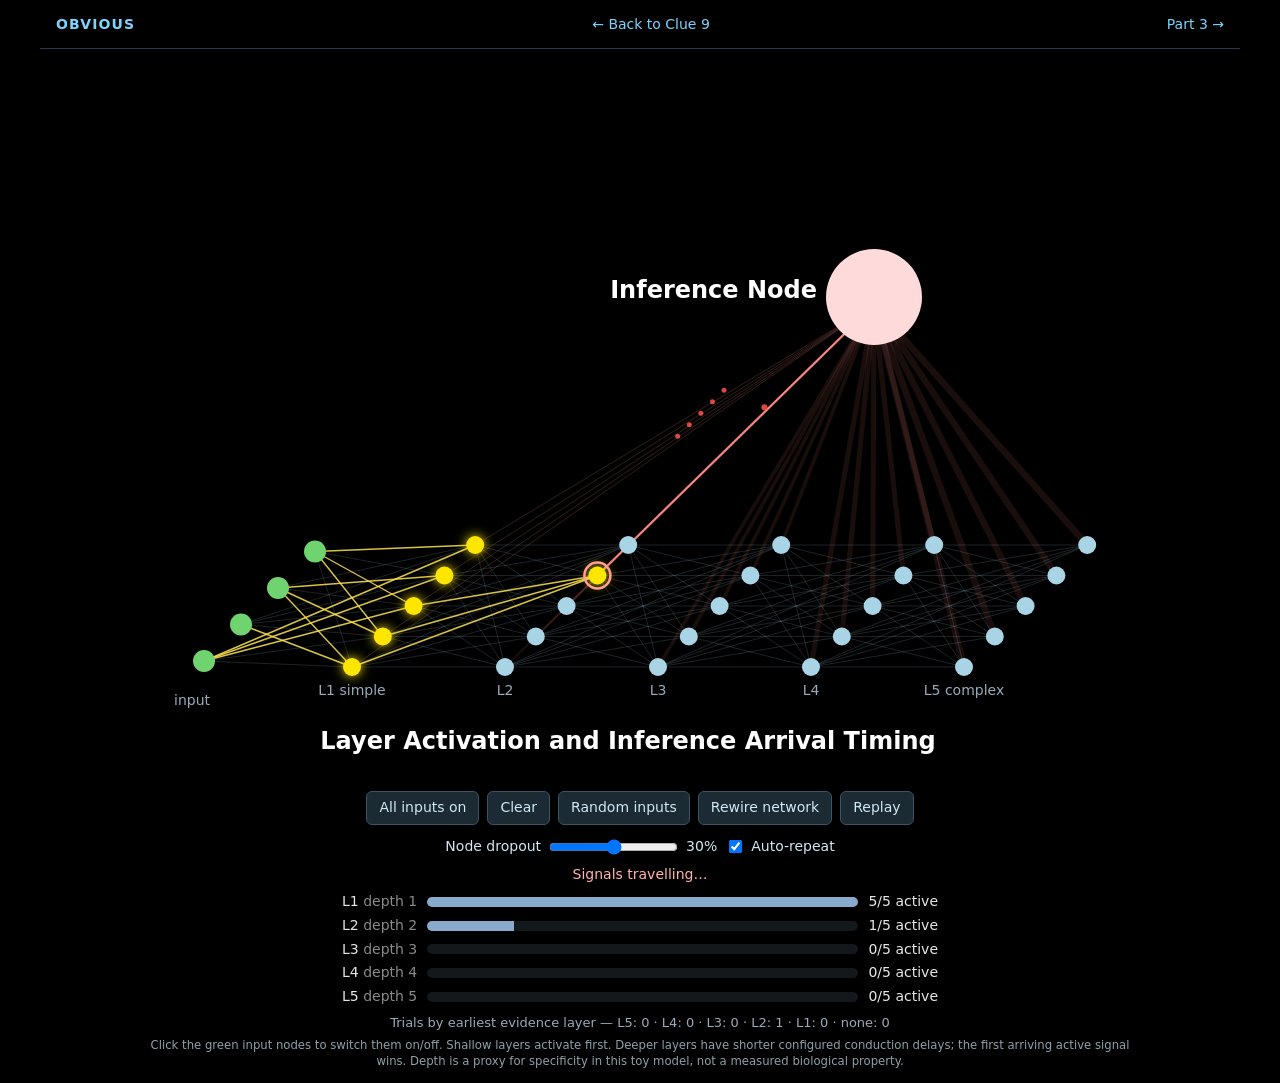
<file: labs/c9-activation.html>
<!DOCTYPE html>
<html lang="en">
<head>
<meta charset="utf-8">
<meta name="viewport" content="width=device-width,initial-scale=1">
<title>OBVIOUS — Clue 9: Inference Arrival Timing</title>
<link rel="stylesheet" href="../assets/css/labs.css">
<link rel="stylesheet" href="../assets/css/c9-activation.css">
  <meta name="description" content="An Obvious computational lab. Interactive toy models and clearly labeled architectural demonstrations.">
</head>
<body>
<nav class="lab-return" aria-label="Lab navigation"><a href="../index.html">OBVIOUS</a><a href="../clues.html#c9-activations">&larr; Back to Clue 9</a><a href="../implications.html">Part 3 &rarr;</a></nav>
<div id="wrap">
  <canvas id="c"></canvas>
  <div class="row">
    <button id="bAll">All inputs on</button>
    <button id="bClr">Clear</button>
    <button id="bRnd">Random inputs</button>
    <button id="bRew">Rewire network</button>
    <button id="bRep">Replay</button>
  </div>
  <div class="row">
    <label>Node dropout <input type="range" id="noise" min="0" max="60" value="30"> <span id="nv">30%</span></label>
    <label><input type="checkbox" id="auto" checked> Auto-repeat</label>
  </div>
  <div id="msg"></div>
  <div id="info"></div>
  <div id="tally"></div>
  <small>Click the green input nodes to switch them on/off. Shallow layers activate first. Deeper layers have shorter configured conduction delays; the first arriving active signal wins. Depth is a proxy for specificity in this toy model, not a measured biological property.</small>
</div>


<script src="../assets/js/c9-activation.js"></script>
<script src="../assets/js/shared.js"></script>
</body>
</html>
</file>
<file: assets/css/index.css>
/* Hero Banner */
    header {
      margin-bottom: 2rem;
    }
    .eyebrow {
      color: var(--accent);
      font-size: 0.8rem;
      font-weight: 600;
      text-transform: uppercase;
      letter-spacing: 0.12em;
      margin-bottom: 0.35rem;
    }
    h1 {
      font-size: clamp(2rem, 4vw, 2.75rem);
      font-weight: 800;
      letter-spacing: -0.02em;
      margin-bottom: 0.5rem;
    }
    .tagline {
      font-size: 1.2rem;
      color: var(--muted);
      max-width: 780px;
    }
    .tagline strong {
      color: var(--text);
    }

    /* Main Interactive Grid */
    .stage-grid {
      display: grid;
      grid-template-columns: 1.15fr 0.85fr;
      gap: 1.5rem;
      align-items: start;
      margin-bottom: 2rem;
    }
    @media (max-width: 920px) {
      .stage-grid {
        grid-template-columns: 1fr;
      }
    }

    .card {
      background: var(--panel);
      border: 1px solid var(--panel-border);
      border-radius: 12px;
      padding: 1.5rem;
    }

    /* Canvas Card */
    .canvas-wrap {
      position: relative;
      width: 100%;
      aspect-ratio: 4 / 3;
      background: radial-gradient(circle at center, #0d1526 0%, #06090f 100%);
      border-radius: 8px;
      overflow: hidden;
      border: 1px solid #1a2436;
    }
    canvas {
      width: 100%;
      height: 100%;
      display: block;
    }
    .canvas-overlay {
      position: absolute;
      top: 0.75rem;
      left: 0.85rem;
      right: 0.85rem;
      display: flex;
      justify-content: space-between;
      pointer-events: none;
      font-size: 0.78rem;
      color: var(--muted);
    }
    .legend {
      display: flex;
      gap: 1rem;
      background: rgba(8, 11, 17, 0.75);
      padding: 0.3rem 0.65rem;
      border-radius: 6px;
      border: 1px solid var(--panel-border);
    }
    .dot {
      display: inline-block;
      width: 8px;
      height: 8px;
      border-radius: 50%;
      margin-right: 5px;
      vertical-align: middle;
    }
    .dot-inactive { background: #475569; }
    .dot-active { background: #38bdf8; box-shadow: 0 0 6px #38bdf8; }
    .dot-soma { background: #f43f5e; box-shadow: 0 0 6px #f43f5e; }

    .canvas-controls {
      display: flex;
      justify-content: space-between;
      align-items: center;
      margin-top: 0.9rem;
      flex-wrap: wrap;
      gap: 0.5rem;
    }
    .btn-group {
      display: flex;
      gap: 0.5rem;
    }
    button {
      background: #1e293b;
      color: var(--text);
      border: 1px solid #334155;
      padding: 0.45rem 0.9rem;
      border-radius: 6px;
      font-size: 0.85rem;
      cursor: pointer;
      transition: background 0.15s;
    }
    button:hover {
      background: #283548;
    }
    .note-tiny {
      font-size: 0.75rem;
      color: var(--muted);
    }

    /* Math & Controls Panel */
    .math-hero {
      background: var(--code-bg);
      border: 1px solid #1e293b;
      border-radius: 10px;
      padding: 1.25rem;
      margin-bottom: 1.25rem;
    }
    .formula-label {
      font-size: 0.8rem;
      color: var(--muted);
      text-transform: uppercase;
      letter-spacing: 0.08em;
      margin-bottom: 0.35rem;
    }
    .formula-expr {
      font-family: "JetBrains Mono", "Fira Code", monospace;
      font-size: 1rem;
      color: var(--accent);
      margin-bottom: 0.5rem;
    }
    .big-result {
      font-family: "JetBrains Mono", "Fira Code", monospace;
      font-size: clamp(1.6rem, 3vw, 2.2rem);
      font-weight: 700;
      color: var(--gold);
      word-break: break-all;
      line-height: 1.2;
      margin-bottom: 0.5rem;
    }
    .digit-badge {
      display: inline-block;
      background: rgba(245, 158, 11, 0.15);
      color: #fbbf24;
      border: 1px solid rgba(245, 158, 11, 0.35);
      padding: 0.2rem 0.6rem;
      border-radius: 4px;
      font-size: 0.82rem;
      font-weight: 600;
    }

    /* Sliders */
    .control-block {
      margin-bottom: 1.25rem;
    }
    .control-header {
      display: flex;
      justify-content: space-between;
      align-items: baseline;
      margin-bottom: 0.4rem;
    }
    .control-title {
      font-weight: 600;
      font-size: 0.92rem;
    }
    .control-val {
      font-family: monospace;
      font-size: 1.05rem;
      color: var(--accent);
      font-weight: 700;
    }
    input[type="range"] {
      width: 100%;
      accent-color: var(--accent);
      cursor: pointer;
    }
    .scale-ticks {
      display: flex;
      justify-content: space-between;
      font-size: 0.72rem;
      color: var(--muted);
      margin-top: 0.25rem;
      font-family: monospace;
    }

    .k-override-row {
      display: flex;
      align-items: center;
      justify-content: space-between;
      gap: 0.75rem;
      padding-top: 0.75rem;
      border-top: 1px solid var(--panel-border);
      font-size: 0.85rem;
    }
    .k-override-row input[type="number"] {
      width: 90px;
      background: var(--code-bg);
      border: 1px solid #334155;
      color: var(--text);
      padding: 0.3rem 0.5rem;
      border-radius: 5px;
      font-family: monospace;
    }

    details {
      background: rgba(5, 7, 11, 0.6);
      border: 1px solid var(--panel-border);
      border-radius: 8px;
      padding: 0.75rem 1rem;
      margin-top: 0.9rem;
    }
    summary {
      cursor: pointer;
      font-weight: 600;
      font-size: 0.88rem;
      color: var(--accent);
      user-select: none;
    }
    .full-int-box {
      margin-top: 0.65rem;
      font-family: monospace;
      font-size: 0.75rem;
      color: var(--muted);
      word-break: break-all;
      max-height: 150px;
      overflow-y: auto;
      line-height: 1.4;
      padding: 0.5rem;
      background: var(--code-bg);
      border-radius: 4px;
    }

    /* Central Message & Biology Sections */
    .message-grid {
      display: grid;
      grid-template-columns: 1fr 1fr;
      gap: 1.5rem;
      margin-bottom: 2rem;
    }
    @media (max-width: 820px) {
      .message-grid {
        grid-template-columns: 1fr;
      }
    }
    h2 {
      font-size: 1.25rem;
      margin-bottom: 0.75rem;
      color: var(--text);
    }
    p {
      margin-bottom: 0.85rem;
      color: #cbd5e1;
      font-size: 0.95rem;
    }
    .callout-deadend {
      border-left: 3px solid var(--gold);
      background: rgba(245, 158, 11, 0.07);
      padding: 0.85rem 1rem;
      border-radius: 0 8px 8px 0;
      margin: 1rem 0;
      font-size: 0.92rem;
    }
    .question-banner {
      background: linear-gradient(90deg, rgba(56, 189, 248, 0.12), rgba(16, 22, 34, 0.9));
      border: 1px solid rgba(56, 189, 248, 0.35);
      border-radius: 12px;
      padding: 1.5rem;
      display: flex;
      justify-content: space-between;
      align-items: center;
      flex-wrap: wrap;
      gap: 1rem;
      margin-bottom: 2rem;
    }
    .question-banner p {
      margin: 0;
      font-size: 1.15rem;
      font-weight: 700;
      color: var(--text);
    }
    .next-btn {
      background: var(--accent);
      color: #06090f;
      font-weight: 700;
      text-decoration: none;
      padding: 0.65rem 1.2rem;
      border-radius: 8px;
      font-size: 0.92rem;
      transition: opacity 0.15s;
    }
    .next-btn:hover {
      opacity: 0.9;
    }

    /* Experimental Neuroscience Drawer */
    .bio-section details {
      padding: 1.1rem 1.25rem;
      background: var(--panel);
    }
    .bio-section summary {
      font-size: 1.05rem;
    }
    .paper-list {
      margin-top: 1rem;
      display: grid;
      gap: 1rem;
    }
    .paper-item {
      padding: 0.9rem 1rem;
      background: var(--code-bg);
      border: 1px solid var(--panel-border);
      border-radius: 8px;
    }
    .paper-item h3 {
      font-size: 0.95rem;
      margin-bottom: 0.2rem;
      color: var(--text);
    }
    .paper-item a {
      color: var(--accent);
      font-size: 0.82rem;
      text-decoration: none;
      word-break: break-all;
    }
    .paper-item a:hover {
      text-decoration: underline;
    }
    .paper-item ul {
      margin: 0.5rem 0 0 1.2rem;
      color: var(--muted);
      font-size: 0.88rem;
    }
    .paper-item p {
      margin: 0.45rem 0 0;
      font-size: 0.88rem;
      color: var(--muted);
    }
</file>
<file: assets/css/common.css>
:root {
      --bg: #080b11;
      --panel: #101622;
      --panel-alt: #0c111b;
      --panel-border: #1e293b;
      --text: #e2e8f0;
      --muted: #94a3b8;
      --accent: #38bdf8;
      --accent-soft: rgba(56, 189, 248, 0.12);
      --gold: #f59e0b;
      --gold-soft: rgba(245, 158, 11, 0.12);
      --emerald: #10b981;
      --emerald-soft: rgba(16, 185, 129, 0.12);
      --purple: #a855f7;
      --purple-soft: rgba(168, 85, 247, 0.12);
      --rose: #f43f5e;
      --code-bg: #05070b;
    }

    * {
      box-sizing: border-box;
      margin: 0;
      padding: 0;
    }

    body {
      background-color: var(--bg);
      color: var(--text);
      font-family: -apple-system, BlinkMacSystemFont, "Segoe UI", Roboto, Inter, sans-serif;
      line-height: 1.6;
      padding-bottom: 4.5rem;
    }

    /* Top Navigation */
    .topbar {
      border-bottom: 1px solid var(--panel-border);
      background: rgba(16, 22, 34, 0.88);
      backdrop-filter: blur(8px);
      position: sticky;
      top: 0;
      z-index: 100;
    }
    .topbar-inner {
      max-width: 1200px;
      margin: 0 auto;
      padding: 0.85rem 1.5rem;
      display: flex;
      justify-content: space-between;
      align-items: center;
      flex-wrap: wrap;
      gap: 1rem;
    }
    .brand {
      font-weight: 700;
      letter-spacing: 0.08em;
      font-size: 0.95rem;
      color: var(--text);
      text-decoration: none;
    }
    .brand span {
      color: var(--accent);
    }
    .nav-links {
      display: flex;
      gap: 0.5rem;
      font-size: 0.88rem;
    }
    .nav-links a {
      color: var(--muted);
      text-decoration: none;
      padding: 0.35rem 0.75rem;
      border-radius: 6px;
      border: 1px solid transparent;
      transition: all 0.15s ease;
    }
    .nav-links a:hover {
      color: var(--text);
      border-color: var(--panel-border);
    }
    .nav-links a.active {
      color: var(--accent);
      background: rgba(56, 189, 248, 0.1);
      border-color: rgba(56, 189, 248, 0.3);
    }

    .container {
      max-width: 1200px;
      margin: 0 auto;
      padding: 2rem 1.5rem 0;
    }

    /* Practitioner Banner & Status Badges */
    .practitioner-bar {
      background: var(--panel-alt);
      border: 1px solid var(--panel-border);
      border-radius: 10px;
      padding: 1rem 1.25rem;
      margin-bottom: 2rem;
      display: flex;
      justify-content: space-between;
      align-items: center;
      flex-wrap: wrap;
      gap: 1rem;
      font-size: 0.86rem;
      color: var(--muted);
    }
    .badge-legend {
      display: flex;
      flex-wrap: wrap;
      gap: 0.5rem;
    }
    .tag {
      display: inline-flex;
      align-items: center;
      font-size: 0.72rem;
      font-weight: 700;
      text-transform: uppercase;
      letter-spacing: 0.06em;
      padding: 0.2rem 0.55rem;
      border-radius: 4px;
      font-family: monospace;
    }
    .tag-obs {
      background: var(--emerald-soft);
      color: #34d399;
      border: 1px solid rgba(16, 185, 129, 0.35);
    }
    .tag-demo {
      background: var(--accent-soft);
      color: var(--accent);
      border: 1px solid rgba(56, 189, 248, 0.35);
    }
    .tag-design {
      background: var(--gold-soft);
      color: #fbbf24;
      border: 1px solid rgba(245, 158, 11, 0.35);
    }
    .tag-conj {
      background: var(--purple-soft);
      color: #c084fc;
      border: 1px solid rgba(168, 85, 247, 0.35);
    }


a { text-underline-offset: .18em; }
a:focus-visible, button:focus-visible, input:focus-visible, select:focus-visible, summary:focus-visible { outline: 2px solid #7dd3fc; outline-offset: 4px; }
.nav-links { flex-wrap: wrap; }
.tag, .cite-pill { line-height: 1.5; }
.tag-conj { margin-left: .25rem; }
[id] { scroll-margin-top: 9rem; }
.skip-link { position: fixed; top: -5rem; left: 1rem; z-index: 10001; background: #101622; color: #7dd3fc; padding: .6rem; }
.skip-link:focus { top: 1rem; }
.card, .container, .grid-2 > *, .stage-grid > * { min-width: 0; }
.lab-note, .evidence-note { color: #b6c4d5; font-size: .9rem; line-height: 1.65; margin: .85rem 0; }
.independent-evidence { border-top: 1px solid #27364a; padding-top: .7rem; font-size: .8rem !important; color: #a8b9cc !important; }
.independent-evidence a { color: #6ee7b7; }
.cite-pill.cite-demo { color: #7dd3fc; background: rgba(56,189,248,.10); border-color: rgba(56,189,248,.35); }
.cite-pill.cite-design { color: #fbbf24; background: rgba(245,158,11,.1); border-color: rgba(245,158,11,.35); }
.cite-pill:hover { filter: brightness(1.2); }
.lightbox-close { position: fixed; top: 1rem; right: 1rem; z-index: 1; }
body.lightbox-open { overflow: hidden; }
@media(max-width:650px) {
 .topbar-inner { padding: .7rem 1rem; gap: .5rem; }
 .nav-links { gap: .25rem; }
 .nav-links a { padding: .35rem .4rem; font-size: .8rem; }
 .container { padding: 1.25rem 1rem 0; }
 .card { padding: 1rem; }
 .canvas-overlay { font-size: .65rem; }
 .legend { flex-wrap: wrap; gap: .35rem; }
 .lightbox-caption { max-width: 90vw; font-size: .75rem; }
}
@media(prefers-reduced-motion:reduce) { *, *::before, *::after { scroll-behavior: auto !important; animation-duration: .01ms !important; transition-duration: .01ms !important; } }

.experiment-index { display:flex; flex-wrap:wrap; gap:.65rem; margin:0 0 2rem; }
.experiment-index a { text-decoration:none; }
.archive-material { margin:1rem 0 2rem; }
.archive-material a, .evidence-note a { color:#7dd3fc; }
.image-button { display:block; padding:0; width:100%; border:0; background:transparent; cursor:zoom-in; }
.image-button img { width:100%; display:block; }

.tag-neutral { color:#cbd5e1; background:#192334; border:1px solid #42536a; }
</file>
<file: assets/css/clues.css>
/* Header & Core Premise */
    header {
      margin-bottom: 1.75rem;
    }
    .eyebrow {
      color: var(--accent);
      font-size: 0.8rem;
      font-weight: 600;
      text-transform: uppercase;
      letter-spacing: 0.12em;
      margin-bottom: 0.35rem;
    }
    h1 {
      font-size: clamp(2rem, 4vw, 2.75rem);
      font-weight: 800;
      letter-spacing: -0.02em;
      margin-bottom: 0.45rem;
    }
    .subtitle {
      font-size: 1.2rem;
      color: var(--muted);
      max-width: 820px;
    }
    .subtitle strong {
      color: var(--text);
    }

    /* Escape Hero Box */
    .escape-hero {
      background: linear-gradient(135deg, rgba(16, 22, 34, 0.95), rgba(12, 25, 44, 0.9));
      border: 1px solid #1e3a5f;
      border-radius: 12px;
      padding: 1.5rem 1.75rem;
      margin-bottom: 2.5rem;
      display: grid;
      grid-template-columns: 1.35fr 0.65fr;
      gap: 1.5rem;
      align-items: center;
    }
    @media (max-width: 860px) {
      .escape-hero {
        grid-template-columns: 1fr;
      }
    }
    .escape-hero h2 {
      font-size: 1.35rem;
      margin-bottom: 0.6rem;
      color: var(--text);
    }
    .escape-hero p {
      color: #cbd5e1;
      font-size: 0.95rem;
      margin-bottom: 0.7rem;
    }
    .math-compare {
      background: var(--code-bg);
      border: 1px solid var(--panel-border);
      border-radius: 8px;
      padding: 1.1rem;
      font-family: monospace;
      font-size: 0.85rem;
    }
    .math-compare div {
      margin-bottom: 0.55rem;
    }
    .math-compare .hl {
      color: var(--gold);
      font-weight: 700;
    }
    .math-compare .good {
      color: #34d399;
      font-weight: 700;
    }

    /* Section Dividers */
    .clue-section {
      margin-bottom: 3rem;
    }
    .clue-header {
      border-bottom: 1px solid var(--panel-border);
      padding-bottom: 0.75rem;
      margin-bottom: 1.25rem;
      display: flex;
      justify-content: space-between;
      align-items: baseline;
      flex-wrap: wrap;
      gap: 0.75rem;
    }
    .clue-num {
      color: var(--accent);
      font-family: monospace;
      font-size: 0.9rem;
      font-weight: 700;
      text-transform: uppercase;
      letter-spacing: 0.08em;
    }
    .clue-title {
      font-size: 1.5rem;
      font-weight: 800;
      color: var(--text);
    }

    .grid-2 {
      display: grid;
      grid-template-columns: 1fr 1fr;
      gap: 1.5rem;
      align-items: stretch;
    }
    @media (max-width: 900px) {
      .grid-2 {
        grid-template-columns: 1fr;
      }
    }

    .card {
      background: var(--panel);
      border: 1px solid var(--panel-border);
      border-radius: 12px;
      padding: 1.4rem;
      display: flex;
      flex-direction: column;
      justify-content: space-between;
    }
    .card-top {
      display: flex;
      flex-wrap: wrap;
      justify-content: space-between;
      align-items: center;
      gap: 0.5rem;
      margin-bottom: 0.75rem;
    }
    .exp-id {
      font-family: monospace;
      font-size: 0.8rem;
      color: var(--muted);
      font-weight: 700;
    }
    .card h3 {
      font-size: 1.15rem;
      margin-bottom: 0.55rem;
      color: var(--text);
    }
    .card p {
      font-size: 0.93rem;
      color: #cbd5e1;
      margin-bottom: 0.8rem;
    }

    /* Dry Humor Metaphor Duo */
    .metaphor-duo {
      background: linear-gradient(180deg, rgba(245, 158, 11, 0.06), rgba(16, 22, 34, 0.95));
      border: 1px solid rgba(245, 158, 11, 0.3);
      border-radius: 12px;
      padding: 1.5rem;
      margin-bottom: 2.5rem;
    }
    .metaphor-duo-header {
      display: flex;
      justify-content: space-between;
      align-items: center;
      flex-wrap: wrap;
      gap: 0.5rem;
      margin-bottom: 1rem;
    }
    .metaphor-duo-header h3 {
      font-size: 1.2rem;
      color: #fbbf24;
    }
    .metaphor-card {
      background: var(--code-bg);
      border: 1px solid var(--panel-border);
      border-radius: 8px;
      padding: 1.15rem;
    }
    .metaphor-card h4 {
      font-size: 1rem;
      color: var(--text);
      margin-bottom: 0.45rem;
    }
    .metaphor-card p {
      font-size: 0.9rem;
      color: var(--muted);
      margin-bottom: 0.5rem;
    }
    .metaphor-punchline {
      color: var(--text) !important;
      font-weight: 600;
      border-left: 2px solid var(--accent);
      padding-left: 0.65rem;
      margin-top: 0.6rem;
    }

    /* Media Stage / Placeholder Slots */
    .media-stage {
      background: var(--code-bg);
      border: 1px dashed #334155;
      border-radius: 8px;
      padding: 1rem;
      margin: 0.65rem 0 0.85rem;
      text-align: center;
    }
    .media-stage canvas {
      width: 100%;
      height: 190px;
      display: block;
      background: #06090f;
      border-radius: 6px;
      margin-bottom: 0.6rem;
    }
    .slot-label {
      font-family: monospace;
      font-size: 0.78rem;
      color: var(--muted);
      display: block;
      margin-bottom: 0.5rem;
    }
    .btn-row {
      display: flex;
      justify-content: center;
      gap: 0.6rem;
      flex-wrap: wrap;
    }
    .btn {
      background: #1e293b;
      color: var(--text);
      border: 1px solid #334155;
      padding: 0.4rem 0.85rem;
      border-radius: 6px;
      font-size: 0.82rem;
      font-weight: 600;
      text-decoration: none;
      cursor: pointer;
      transition: all 0.15s;
    }
    .btn:hover {
      background: #283548;
      border-color: var(--accent);
    }
    .btn-primary {
      background: var(--accent);
      color: #06090f;
      border-color: var(--accent);
    }
    .btn-primary:hover {
      background: #7dd3fc;
    }

    /* Clue 7 Dual-Channel Media Showcase */
    .c7-media-stack {
      display: flex;
      flex-direction: column;
      gap: 0.9rem;
      margin-top: 0.5rem;
    }
    .c7-channel-box {
      background: var(--code-bg);
      border: 1px solid #263348;
      border-radius: 8px;
      overflow: hidden;
      display: flex;
      flex-direction: column;
    }
    .c7-channel-header {
      display: flex;
      justify-content: space-between;
      align-items: center;
      padding: 0.5rem 0.85rem;
      background: rgba(30, 41, 59, 0.65);
      border-bottom: 1px solid rgba(148, 163, 184, 0.15);
      font-family: monospace;
      font-size: 0.75rem;
    }
    .c7-channel-tag {
      color: var(--accent);
      font-weight: 700;
      letter-spacing: 0.05em;
    }
    .c7-channel-title {
      color: #cbd5e1;
    }
    .c7-viewport {
      width: 100%;
      background: #06090f;
      display: flex;
      align-items: center;
      justify-content: center;
      padding: 0.5rem;
    }
    .c7-viewport video,
    .c7-viewport img {
      width: 100%;
      max-height: 220px;
      object-fit: contain;
      border-radius: 4px;
      display: block;
    }
    .c7-zoom-trigger {
      cursor: zoom-in;
      transition: opacity 0.15s ease;
    }
    .c7-zoom-trigger:hover {
      opacity: 0.9;
    }
    .c7-channel-footer {
      padding: 0.55rem 0.85rem;
      display: flex;
      justify-content: space-between;
      align-items: center;
      flex-wrap: wrap;
      gap: 0.5rem;
      border-top: 1px solid rgba(148, 163, 184, 0.1);
      font-size: 0.78rem;
      color: var(--muted);
    }

    /* Lightbox Modal for Images */
    .lightbox-overlay {
      position: fixed;
      inset: 0;
      background: rgba(5, 7, 11, 0.92);
      backdrop-filter: blur(6px);
      z-index: 9999;
      display: none;
      align-items: center;
      justify-content: center;
      padding: 2rem;
      cursor: zoom-out;
    }
    .lightbox-overlay.active {
      display: flex;
    }
    .lightbox-overlay img {
      max-width: 92vw;
      max-height: 88vh;
      object-fit: contain;
      border: 1px solid var(--accent);
      border-radius: 8px;
      box-shadow: 0 25px 50px -12px rgba(0, 0, 0, 0.9);
    }
    .lightbox-caption {
      position: fixed;
      bottom: 1.25rem;
      left: 50%;
      transform: translateX(-50%);
      font-family: monospace;
      font-size: 0.85rem;
      color: var(--text);
      background: rgba(16, 22, 34, 0.9);
      padding: 0.4rem 1rem;
      border-radius: 6px;
      border: 1px solid var(--panel-border);
    }

    /* Collapsible Vibe-Repro Drawer */
    details {
      background: rgba(5, 7, 11, 0.55);
      border: 1px solid var(--panel-border);
      border-radius: 8px;
      padding: 0.65rem 0.9rem;
      margin-top: 0.5rem;
      font-size: 0.84rem;
    }
    summary {
      cursor: pointer;
      font-weight: 600;
      color: var(--accent);
      user-select: none;
    }
    details p, details ul {
      margin-top: 0.5rem;
      color: var(--muted);
      font-size: 0.82rem;
    }
    details ul {
      padding-left: 1.2rem;
    }

    /* Clue 5 Table */
    table {
      width: 100%;
      border-collapse: collapse;
      margin: 0.75rem 0;
      font-size: 0.83rem;
    }
    th, td {
      border: 1px solid var(--panel-border);
      padding: 0.55rem 0.7rem;
      text-align: left;
    }
    th {
      background: var(--code-bg);
      color: var(--accent);
      font-family: monospace;
    }
    td {
      color: #cbd5e1;
    }

    /* Thread & Falsification Footer */
    .thread-box {
      background: var(--panel);
      border: 1px solid var(--panel-border);
      border-radius: 12px;
      padding: 1.5rem;
      margin-bottom: 2rem;
    }
    .thread-chain {
      font-family: monospace;
      font-size: 0.88rem;
      color: var(--gold);
      background: var(--code-bg);
      padding: 0.85rem 1rem;
      border-radius: 8px;
      border: 1px solid var(--panel-border);
      margin: 0.75rem 0;
      line-height: 1.7;
    }
    .falsify-box {
      border-left: 3px solid var(--rose);
      background: rgba(244, 63, 94, 0.06);
      padding: 1rem 1.25rem;
      border-radius: 0 8px 8px 0;
      margin-bottom: 2rem;
    }
    .falsify-box h3 {
      font-size: 1rem;
      color: #fda4af;
      margin-bottom: 0.45rem;
    }
    .falsify-box ul {
      padding-left: 1.2rem;
      color: #cbd5e1;
      font-size: 0.88rem;
    }

    .next-banner {
      background: linear-gradient(90deg, rgba(56, 189, 248, 0.12), rgba(16, 22, 34, 0.9));
      border: 1px solid rgba(56, 189, 248, 0.35);
      border-radius: 12px;
      padding: 1.5rem;
      display: flex;
      justify-content: space-between;
      align-items: center;
      flex-wrap: wrap;
      gap: 1rem;
    }

    /* Clue 8: stand-alone animated documents, encapsulated in separate frames.
       No CSS or JavaScript from the source demos leaks into clues.html. */
    .c8-showcase {
      margin-top: 1.5rem;
      background: var(--panel);
      border: 1px solid #2c4561;
      border-radius: 12px;
      padding: 1.5rem;
    }
    .c8-showcase h3 {
      font-size: 1.25rem;
      line-height: 1.35;
      margin-bottom: 0.45rem;
    }
    .c8-showcase p {
      color: #cbd5e1;
      font-size: 0.93rem;
      line-height: 1.65;
    }
    .c8-tabs {
      display: flex;
      flex-wrap: wrap;
      gap: 0.65rem;
      margin: 1.15rem 0 0;
      padding-bottom: 0.8rem;
      border-bottom: 1px solid var(--panel-border);
    }
    .c8-tab {
      border: 1px solid #334155;
      border-radius: 7px;
      padding: 0.65rem 1rem;
      background: #172337;
      color: #d9e6f5;
      font: 700 0.84rem/1.35 -apple-system,BlinkMacSystemFont,"Segoe UI",sans-serif;
      cursor: pointer;
    }
    .c8-tab:hover, .c8-tab:focus-visible { border-color: var(--accent); }
    .c8-tab[aria-selected="true"] {
      background: #0e3b54;
      color: #b7edff;
      border-color: var(--accent);
    }
    .c8-panel[hidden] { display: none; }
    .c8-view-note {
      border-left: 2px solid var(--accent);
      background: #0b1523;
      border-radius: 0 6px 6px 0;
      padding: 0.7rem 0.9rem;
      margin: 0.95rem 0;
      font-size: 0.87rem !important;
      color: #bfcfe2 !important;
    }
    .c8-frame-wrap {
      overflow: hidden;
      border: 1px solid #314258;
      border-radius: 9px;
      background: #080b12;
    }
    .c8-demo-frame {
      width: 100%;
      border: 0;
      display: block;
      background: #080b12;
      min-height: 340px;
    }
    .c8-afterword {
      margin-top: 0.9rem;
      padding: 0.8rem 0.95rem;
      border: 1px solid #334155;
      border-radius: 8px;
      font-size: 0.84rem;
      color: var(--muted);
      line-height: 1.6;
    }
    .c8-afterword strong { color: #e2e8f0; }
    .c8-historical-note > h3 { color: var(--text); }
    .c8-historical-note p + p { margin-top: .7rem; }
    /* Clue 9: existing image plus its standalone, locally hosted interactive lab. */
    .c9-showcase { margin-top: 1.5rem; }
    .c9-pair {
      display: grid;
      grid-template-columns: minmax(230px, 0.65fr) minmax(0, 1.35fr);
      gap: 1rem;
      align-items: start;
      margin-top: 0.3rem;
    }
    .c9-pair .media-stage { margin: 0; }
    .c9-demo-frame {
      display: block;
      width: 100%;
      height: 560px;
      border: 1px solid #314258;
      border-radius: 7px;
      background: #05070b;
      margin-bottom: 0.65rem;
    }
    @media(max-width:800px) {
      .c9-pair { grid-template-columns: 1fr; }
      .c9-demo-frame { height: 520px; }
    }
    .c9-title-figure {
      display: block;
      border-radius: 7px;
      overflow: hidden;
      border: 1px solid #334155;
      background: #080b12;
      margin-bottom: 0.65rem;
    }
    .c9-title-figure img {
      display: block;
      max-width: 100%;
      width: 100%;
      height: auto;
      max-height: 230px;
      object-fit: contain;
    }
    @media(max-width:650px) {
      .c8-showcase { padding: 0.85rem; }
      .c8-tab { flex: 1 1 100%; }
      .card table { table-layout: fixed; overflow-wrap: anywhere; }
    }

    .clue10-showcase { border-top: 1px solid #2c4561; padding-top: 2rem; }
    .clue10-steps { padding-left: 1.3rem; color: #cbd5e1; font-size: .93rem; }
    .clue10-steps li { margin-bottom: .8rem; padding-left: .2rem; }
    .clue10-launch { justify-content: flex-start; margin-top: .75rem; }
    .clue10-showcase code { overflow-wrap: anywhere; }
</file>
<file: assets/css/implications.css>
/* Header & Core Premise */
    header {
      margin-bottom: 1.75rem;
    }
    .eyebrow {
      color: var(--accent);
      font-size: 0.8rem;
      font-weight: 600;
      text-transform: uppercase;
      letter-spacing: 0.12em;
      margin-bottom: 0.35rem;
    }
    h1 {
      font-size: clamp(2rem, 4vw, 2.75rem);
      font-weight: 800;
      letter-spacing: -0.02em;
      margin-bottom: 0.35rem;
    }
    .subtitle {
      font-size: 1.12rem;
      color: var(--muted);
      max-width: 880px;
    }
    .subtitle strong {
      color: var(--text);
    }

    /* PopMan architecture */
    .popman-hero {
      background: linear-gradient(135deg, rgba(16, 22, 34, 0.96), rgba(12, 25, 44, 0.92));
      border: 1px solid #1e3a5f;
      border-radius: 12px;
      padding: 1.6rem 1.85rem;
      margin-bottom: 2.75rem;
      display: grid;
      grid-template-columns: 1.35fr 0.65fr;
      gap: 1.5rem;
      align-items: center;
    }
    @media (max-width: 880px) {
      .popman-hero {
        grid-template-columns: 1fr;
      }
    }
    .popman-hero h2 {
      font-size: 1.4rem;
      margin-bottom: 0.65rem;
      color: var(--text);
    }
    .popman-hero h2 span {
      color: var(--accent);
      font-family: monospace;
    }
    .popman-hero p {
      color: #cbd5e1;
      font-size: 0.96rem;
      margin-bottom: 0.75rem;
    }
    .intelligence-contract { display: flex; align-items: center; gap: .6rem; margin: 1rem 0; }
    .intelligence-contract > div { flex: 1 1 0; min-width: 0; padding: .8rem; background: var(--code-bg); border: 1px solid #334155; border-radius: 7px; }
    .intelligence-contract strong { display: block; font-size: .88rem; color: var(--text); }
    .intelligence-contract div span { display: block; margin-top: .3rem; color: var(--muted); font-size: .76rem; }
    .contract-arrow { color: var(--accent); font-size: 1.3rem; }
    .popman-hero .contract-note { margin-bottom: 0; color: var(--muted); font-size: .84rem; }
    .multimodal-note { margin: 0 0 1.3rem; padding: 1rem 1.2rem; background: #0b1523; border: 1px solid #2c4561; border-radius: 8px; color: #cbd5e1; font-size: .93rem; }
    .multimodal-note h3 { margin-bottom: .55rem; color: var(--text); font-size: 1.05rem; }
    .multimodal-note ul { margin: .65rem 0; padding-left: 1.2rem; }
    .multimodal-note li + li { margin-top: .4rem; }
    .multimodal-note a { color: var(--accent); }
    @media(max-width:650px) {
      .popman-hero { padding: 1rem; }
      .intelligence-contract { flex-direction: column; align-items: stretch; }
      .contract-arrow { align-self: center; transform: rotate(90deg); }
    }
    .two-questions-box {
      background: var(--code-bg);
      border: 1px solid var(--panel-border);
      border-radius: 8px;
      padding: 1.15rem;
    }
    .two-questions-box .q-title {
      font-family: monospace;
      font-size: 0.76rem;
      text-transform: uppercase;
      letter-spacing: 0.08em;
      color: var(--muted);
      margin-bottom: 0.65rem;
      display: block;
    }
    .q-link {
      display: block;
      padding: 0.65rem 0.8rem;
      border-radius: 6px;
      background: rgba(16, 22, 34, 0.85);
      border: 1px solid var(--panel-border);
      color: var(--text);
      text-decoration: none;
      font-size: 0.88rem;
      margin-bottom: 0.55rem;
      transition: all 0.15s ease;
    }
    .q-link:last-child {
      margin-bottom: 0;
    }
    .q-link:hover {
      border-color: var(--accent);
      transform: translateX(3px);
    }
    .q-link strong {
      color: var(--accent);
      font-family: monospace;
      margin-right: 0.35rem;
    }

    /* Section Headers & Filter Toolbars */
    .part-section {
      margin-bottom: 3.5rem;
      scroll-margin-top: 4.5rem;
    }
    .section-header {
      border-bottom: 1px solid var(--panel-border);
      padding-bottom: 0.85rem;
      margin-bottom: 1.25rem;
      display: flex;
      justify-content: space-between;
      align-items: flex-end;
      flex-wrap: wrap;
      gap: 1rem;
    }
    .section-num {
      color: var(--accent);
      font-family: monospace;
      font-size: 0.9rem;
      font-weight: 700;
      text-transform: uppercase;
      letter-spacing: 0.08em;
    }
    .section-title {
      font-size: 1.6rem;
      font-weight: 800;
      color: var(--text);
    }
    .section-lead {
      color: var(--muted);
      font-size: 0.94rem;
      margin-bottom: 1.15rem;
    }

    .toolbar-bar {
      display: flex;
      justify-content: space-between;
      align-items: center;
      flex-wrap: wrap;
      gap: 0.75rem;
      background: var(--panel-alt);
      border: 1px solid var(--panel-border);
      border-radius: 8px;
      padding: 0.65rem 0.9rem;
      margin-bottom: 1.4rem;
    }
    .filter-group {
      display: flex;
      flex-wrap: wrap;
      gap: 0.4rem;
      align-items: center;
    }
    .filter-label {
      font-family: monospace;
      font-size: 0.75rem;
      color: var(--muted);
      margin-right: 0.3rem;
      text-transform: uppercase;
    }
    .filter-btn {
      background: #162032;
      color: #cbd5e1;
      border: 1px solid #283750;
      padding: 0.32rem 0.7rem;
      border-radius: 6px;
      font-size: 0.78rem;
      font-weight: 600;
      cursor: pointer;
      transition: all 0.15s ease;
    }
    .filter-btn:hover {
      border-color: var(--accent);
      color: var(--text);
    }
    .filter-btn.active {
      background: rgba(56, 189, 248, 0.16);
      color: var(--accent);
      border-color: var(--accent);
    }

    /* Group Subheaders */
    .group-block {
      margin-bottom: 1.85rem;
    }
    .group-header {
      display: flex;
      align-items: center;
      justify-content: space-between;
      flex-wrap: wrap;
      gap: 0.5rem;
      margin-bottom: 0.85rem;
      padding: 0.45rem 0.85rem;
      background: rgba(16, 22, 34, 0.7);
      border-left: 3px solid var(--accent);
      border-radius: 0 6px 6px 0;
    }
    .group-header.tier-a {
      border-left-color: var(--emerald);
    }
    .group-header.tier-b {
      border-left-color: var(--gold);
    }
    .group-header.tier-c {
      border-left-color: var(--purple);
    }
    .group-header h3 {
      font-size: 1.05rem;
      color: var(--text);
      font-weight: 700;
    }
    .group-header span {
      font-family: monospace;
      font-size: 0.76rem;
      color: var(--muted);
    }

    /* Cards Grid */
    .items-grid {
      display: grid;
      grid-template-columns: repeat(auto-fill, minmax(min(100%, 340px), 1fr));
      gap: 1.1rem;
    }
    .item-card {
      background: var(--panel);
      border: 1px solid var(--panel-border);
      border-radius: 10px;
      padding: 1.15rem 1.25rem;
      display: flex;
      flex-direction: column;
      justify-content: space-between;
      transition: border-color 0.15s ease, transform 0.15s ease;
    }
    .item-card:hover {
      border-color: #334868;
      transform: translateY(-2px);
    }
    .item-top {
      display: flex;
      justify-content: space-between;
      align-items: center;
      gap: 0.5rem;
      margin-bottom: 0.55rem;
      flex-wrap: wrap;
    }
    .item-num {
      font-family: monospace;
      font-size: 0.78rem;
      font-weight: 700;
      color: var(--accent);
      background: rgba(56, 189, 248, 0.1);
      padding: 0.15rem 0.5rem;
      border-radius: 4px;
      border: 1px solid rgba(56, 189, 248, 0.25);
    }
    .item-badges {
      display: flex;
      gap: 0.35rem;
      flex-wrap: wrap;
      align-items: center;
    }
    .cite-pill {
      font-family: monospace;
      font-size: 0.72rem;
      font-weight: 700;
      color: #fbbf24;
      background: rgba(245, 158, 11, 0.12);
      border: 1px solid rgba(245, 158, 11, 0.35);
      padding: 0.12rem 0.45rem;
      border-radius: 4px;
      text-decoration: none;
      transition: all 0.15s ease;
    }
    .cite-pill:hover {
      background: rgba(245, 158, 11, 0.25);
      color: #fde68a;
    }
    .item-card h4 {
      font-size: 1.02rem;
      color: var(--text);
      margin-bottom: 0.45rem;
      line-height: 1.38;
    }
    .item-card p {
      font-size: 0.89rem;
      color: #cbd5e1;
      line-height: 1.55;
    }

    /* Callout / Disclaimer Boxes */
    .scope-box {
      background: linear-gradient(180deg, rgba(245, 158, 11, 0.06), rgba(16, 22, 34, 0.95));
      border: 1px solid rgba(245, 158, 11, 0.32);
      border-radius: 10px;
      padding: 1.35rem 1.5rem;
      margin-top: 1.5rem;
    }
    .scope-box h3 {
      font-size: 1.05rem;
      color: #fbbf24;
      margin-bottom: 0.5rem;
    }
    .scope-box p {
      font-size: 0.91rem;
      color: #cbd5e1;
      margin-bottom: 0.6rem;
    }
    .scope-box p:last-child {
      margin-bottom: 0;
    }
    .scope-highlight {
      color: var(--text) !important;
      font-weight: 700;
      border-left: 3px solid var(--accent);
      padding-left: 0.75rem;
      margin-top: 0.65rem;
    }

    .limits-box {
      border-left: 3px solid var(--rose);
      background: rgba(244, 63, 94, 0.06);
      padding: 1.25rem 1.4rem;
      border-radius: 0 10px 10px 0;
      margin-top: 1.5rem;
    }
    .limits-box h3 {
      font-size: 1.05rem;
      color: #fda4af;
      margin-bottom: 0.5rem;
    }
    .limits-box p {
      font-size: 0.9rem;
      color: #cbd5e1;
      margin-bottom: 0.55rem;
    }
    .limits-box p:last-child {
      margin-bottom: 0;
    }

    /* Closing Thought Triad Section */
    .closing-section {
      background: linear-gradient(145deg, rgba(16, 22, 34, 0.98), rgba(10, 18, 32, 0.95));
      border: 1px solid var(--accent);
      border-radius: 14px;
      padding: 2rem 2.2rem;
      margin-bottom: 2.25rem;
      box-shadow: 0 20px 45px -15px rgba(0, 0, 0, 0.7);
    }
    .closing-section h2 {
      font-size: 1.55rem;
      margin-bottom: 0.85rem;
      color: var(--text);
    }
    .closing-section p {
      font-size: 0.97rem;
      color: #cbd5e1;
      margin-bottom: 0.9rem;
      max-width: 880px;
    }
    .triad-grid {
      display: grid;
      grid-template-columns: repeat(3, 1fr);
      gap: 1rem;
      margin: 1.35rem 0;
    }
    @media (max-width: 780px) {
      .triad-grid {
        grid-template-columns: 1fr;
      }
    }
    .triad-card {
      background: var(--code-bg);
      border: 1px solid #263852;
      border-radius: 8px;
      padding: 1rem 1.1rem;
      text-align: center;
    }
    .triad-card span {
      display: block;
      font-family: monospace;
      font-size: 0.74rem;
      color: var(--accent);
      margin-bottom: 0.25rem;
      letter-spacing: 0.08em;
    }
    .triad-card strong {
      font-size: 1.02rem;
      color: var(--text);
    }
    .final-motto {
      margin-top: 1.25rem;
      padding: 1rem 1.25rem;
      background: var(--code-bg);
      border-left: 4px solid var(--gold);
      border-radius: 0 8px 8px 0;
      font-size: 1.1rem;
      color: var(--text);
    }
    .final-motto strong {
      color: var(--gold);
      font-size: 1.22rem;
      display: block;
      margin-top: 0.25rem;
    }

    /* Bottom Navigation Banner */
    .next-banner {
      background: var(--panel);
      border: 1px solid var(--panel-border);
      border-radius: 12px;
      padding: 1.35rem 1.5rem;
      display: flex;
      justify-content: space-between;
      align-items: center;
      flex-wrap: wrap;
      gap: 1rem;
    }
    .btn-row {
      display: flex;
      gap: 0.65rem;
      flex-wrap: wrap;
    }
    .btn {
      background: #1e293b;
      color: var(--text);
      border: 1px solid #334155;
      padding: 0.5rem 1rem;
      border-radius: 6px;
      font-size: 0.85rem;
      font-weight: 600;
      text-decoration: none;
      cursor: pointer;
      transition: all 0.15s;
    }
    .btn:hover {
      background: #283548;
      border-color: var(--accent);
    }
    .btn-primary {
      background: var(--accent);
      color: #06090f;
      border-color: var(--accent);
    }
    .btn-primary:hover {
      background: #7dd3fc;
    }
</file>
<file: assets/css/labs.css>
/* Shared navigation and explanations; each lab keeps its existing visual vocabulary. */
.lab-return { display:flex; align-items:center; justify-content:space-between; flex-wrap:wrap; gap:.65rem; width:100%; max-width:1200px; margin:0 auto 1rem; padding:.85rem 1rem; border-bottom:1px solid #2a3b4d; font:14px/1.5 system-ui,sans-serif; position:relative; z-index:2; box-sizing:border-box; }
.lab-return a { color:#7dd3fc; text-decoration:none; }
.lab-return a:first-child { font-weight:800; letter-spacing:.08em; }
.lab-return a:hover { text-decoration:underline; }
.embedded-lab .lab-return { display:none; }
.lab-note { max-width:1000px; margin:1rem auto; padding:.85rem 1rem; color:#c2d0e0; background:#101b29; border:1px solid #304358; border-radius:8px; font:14px/1.65 system-ui,sans-serif; box-sizing:border-box; }
.lab-note a { color:#7dd3fc; }
button:focus-visible,a:focus-visible,input:focus-visible,select:focus-visible { outline:2px solid #7dd3fc; outline-offset:3px; }
.feedback-controls { flex:1 1 100%; display:flex; gap:1rem; align-items:center; flex-wrap:wrap; color:#b8c9d8; font-size:13px; }
.feedback-controls p { margin:0; width:100%; }
.feedback-controls input[type=checkbox] { width:auto; }
@media(max-width:600px) { .lab-return { font-size:12px; } .controls { max-width:100%; } }
</file>
<file: assets/css/c1-spatial.css>
:root {
    --bg: #070a0f;
    --panel: #0d1117;
    --border: #1a2535;
    --accent: #00ffe0;
    --accent2: #ff6b35;
    --accent3: #7b61ff;
    --node-off: #1a2535;
    --node-on: #00ffe0;
    --node-false: #ff3b3b;
    --text: #8899aa;
    --text-bright: #ccddef;
    --wire: #1e3a4a;
    --wire-on: #00ffe0;
  }

  * { box-sizing: border-box; margin: 0; padding: 0; }

  body {
    background: var(--bg);
    color: var(--text-bright);
    font-family: 'Share Tech Mono', monospace;
    min-height: 100vh;
    display: flex;
    flex-direction: column;
    align-items: center;
    padding: 24px 16px;
    overflow-x: hidden;
  }

  body::before {
    content: '';
    position: fixed;
    inset: 0;
    background: radial-gradient(ellipse at 20% 20%, rgba(0,255,224,0.03) 0%, transparent 60%),
                radial-gradient(ellipse at 80% 80%, rgba(123,97,255,0.04) 0%, transparent 60%);
    pointer-events: none;
  }

  h1 {
    font-family: 'Orbitron', monospace;
    font-size: clamp(1.1rem, 3vw, 1.6rem);
    color: var(--accent);
    letter-spacing: 0.15em;
    text-align: center;
    margin-bottom: 4px;
    text-shadow: 0 0 20px rgba(0,255,224,0.4);
  }

  .subtitle {
    font-size: 0.72rem;
    color: var(--text);
    letter-spacing: 0.1em;
    margin-bottom: 24px;
    text-align: center;
  }

  .main {
    width: 100%;
    max-width: 960px;
    display: flex;
    flex-direction: column;
    gap: 16px;
  }

  .controls {
    background: var(--panel);
    border: 1px solid var(--border);
    border-radius: 8px;
    padding: 16px 20px;
    display: flex;
    flex-wrap: wrap;
    gap: 16px 28px;
    align-items: flex-end;
  }

  .ctrl-group {
    display: flex;
    flex-direction: column;
    gap: 5px;
  }

  .ctrl-group label {
    font-size: 0.65rem;
    color: var(--text);
    letter-spacing: 0.1em;
    text-transform: uppercase;
  }

  .ctrl-group input[type=range] {
    -webkit-appearance: none;
    width: 130px;
    height: 3px;
    background: var(--border);
    border-radius: 2px;
    outline: none;
  }

  .ctrl-group input[type=range]::-webkit-slider-thumb {
    -webkit-appearance: none;
    width: 14px; height: 14px;
    border-radius: 50%;
    background: var(--accent);
    cursor: pointer;
    box-shadow: 0 0 8px var(--accent);
  }

  .ctrl-group .val {
    font-size: 0.8rem;
    color: var(--accent);
    min-width: 28px;
    display: inline-block;
  }

  .ctrl-group input[type=text] {
    background: var(--bg);
    border: 1px solid var(--border);
    border-radius: 4px;
    color: var(--accent);
    font-family: 'Share Tech Mono', monospace;
    font-size: 0.9rem;
    padding: 4px 10px;
    width: 180px;
    letter-spacing: 0.1em;
    outline: none;
  }

  .ctrl-group input[type=text]:focus {
    border-color: var(--accent);
    box-shadow: 0 0 8px rgba(0,255,224,0.2);
  }

  .btn {
    font-family: 'Orbitron', monospace;
    font-size: 0.7rem;
    letter-spacing: 0.12em;
    padding: 8px 18px;
    border-radius: 4px;
    border: 1px solid var(--accent);
    background: transparent;
    color: var(--accent);
    cursor: pointer;
    transition: all 0.2s;
    text-transform: uppercase;
  }

  .btn:hover { background: rgba(0,255,224,0.1); box-shadow: 0 0 12px rgba(0,255,224,0.2); }
  .btn.stop { border-color: var(--accent2); color: var(--accent2); }
  .btn.stop:hover { background: rgba(255,107,53,0.1); }
  .btn.regen { border-color: var(--accent3); color: var(--accent3); }
  .btn.regen:hover { background: rgba(123,97,255,0.1); }

  /* Network canvas area */
  .net-wrap {
    background: var(--panel);
    border: 1px solid var(--border);
    border-radius: 8px;
    padding: 20px;
    position: relative;
  }

  canvas#netCanvas {
    display: block;
    width: 100%;
    border-radius: 4px;
  }

  /* Stats bar */
  .stats {
    display: flex;
    gap: 12px;
    flex-wrap: wrap;
  }

  .stat-box {
    background: var(--panel);
    border: 1px solid var(--border);
    border-radius: 6px;
    padding: 12px 18px;
    flex: 1;
    min-width: 140px;
    display: flex;
    flex-direction: column;
    gap: 4px;
  }

  .stat-box .label {
    font-size: 0.6rem;
    color: var(--text);
    letter-spacing: 0.12em;
    text-transform: uppercase;
  }

  .stat-box .value {
    font-family: 'Orbitron', monospace;
    font-size: 1.4rem;
    color: var(--accent);
  }

  .stat-box.fp .value { color: var(--accent2); }
  .stat-box.fn .value { color: var(--accent3); }
  .stat-box.tn .value { color: #44cc88; }

  /* Log */
  .log-wrap {
    background: var(--panel);
    border: 1px solid var(--border);
    border-radius: 8px;
    padding: 12px 16px;
    height: 90px;
    overflow-y: auto;
    font-size: 0.68rem;
    color: var(--text);
    line-height: 1.7;
  }

  .log-wrap .entry { border-bottom: 1px solid rgba(255,255,255,0.03); padding: 1px 0; }
  .log-wrap .tp { color: var(--accent); }
  .log-wrap .fp { color: var(--accent2); }
  .log-wrap .fn { color: var(--accent3); }
  .log-wrap .tn { color: #44cc88; }

  /* subpattern pills */
  .subpat-list {
    display: flex;
    flex-wrap: wrap;
    gap: 6px;
    margin-top: 8px;
  }

  .pill {
    font-size: 0.65rem;
    padding: 3px 10px;
    border-radius: 20px;
    border: 1px solid var(--border);
    color: var(--text);
    letter-spacing: 0.08em;
    transition: all 0.2s;
  }

  .pill.active {
    border-color: var(--accent);
    color: var(--accent);
    background: rgba(0,255,224,0.08);
    box-shadow: 0 0 8px rgba(0,255,224,0.15);
  }

  .pill.overlap { border-color: var(--accent3); }
  .pill.nooverlap { border-color: var(--accent2); }

  .section-label {
    font-size: 0.62rem;
    color: var(--text);
    letter-spacing: 0.12em;
    text-transform: uppercase;
    margin-bottom: 6px;
  }

  /* Integrated Explanation Section */
  .explainer {
    background: var(--panel);
    border: 1px solid var(--border);
    border-radius: 8px;
    padding: 24px 28px;
    line-height: 1.75;
    margin-bottom: 24px;
  }

  .explainer h2 {
    font-family: 'Orbitron', monospace;
    font-size: 1rem;
    color: var(--accent);
    letter-spacing: 0.12em;
    text-transform: uppercase;
    margin-bottom: 14px;
    padding-bottom: 8px;
    border-bottom: 1px solid var(--border);
  }

  .explainer h3 {
    font-family: 'Orbitron', monospace;
    font-size: 0.8rem;
    color: var(--accent3);
    letter-spacing: 0.1em;
    text-transform: uppercase;
    margin: 20px 0 8px 0;
  }

  .explainer p {
    font-size: 0.82rem;
    color: var(--text-bright);
    margin-bottom: 12px;
  }

  .explainer .mode-block {
    border-left: 3px solid var(--accent3);
    background: rgba(123,97,255,0.04);
    padding: 12px 16px;
    margin: 12px 0;
    border-radius: 0 6px 6px 0;
  }

  .explainer .mode-block.disjoint {
    border-left-color: var(--accent2);
    background: rgba(255,107,53,0.04);
  }

  .explainer code {
    color: var(--accent);
    background: rgba(0,255,224,0.08);
    padding: 1px 6px;
    border-radius: 3px;
  }
</file>
<file: assets/css/c2-temporal.css>
:root {
    --bg: #07080f;
    --panel: #0c0e18;
    --border: #1a2040;
    --accent: #a78bfa;
    --accent2: #ff6b35;
    --accent3: #00ffe0;
    --accent4: #f59e0b;
    --text: #7888aa;
    --text-bright: #c8d4ee;
  }

  * { box-sizing: border-box; margin: 0; padding: 0; }

  body {
    background: var(--bg);
    color: var(--text-bright);
    font-family: 'Share Tech Mono', monospace;
    min-height: 100vh;
    display: flex;
    flex-direction: column;
    align-items: center;
    padding: 28px 16px 48px;
  }

  body::before {
    content: '';
    position: fixed; inset: 0;
    background:
      radial-gradient(ellipse at 10% 10%, rgba(167,139,250,0.04) 0%, transparent 55%),
      radial-gradient(ellipse at 90% 90%, rgba(0,255,224,0.03) 0%, transparent 55%);
    pointer-events: none;
  }

  h1 {
    font-family: 'Orbitron', monospace;
    font-size: clamp(1rem, 3vw, 1.55rem);
    font-weight: 900;
    color: var(--accent);
    letter-spacing: 0.15em;
    text-align: center;
    margin-bottom: 4px;
    text-shadow: 0 0 24px rgba(167,139,250,0.45);
  }

  .subtitle {
    font-size: 0.7rem;
    color: var(--text);
    letter-spacing: 0.1em;
    margin-bottom: 22px;
    text-align: center;
  }

  .main {
    width: 100%;
    max-width: 1000px;
    display: flex;
    flex-direction: column;
    gap: 13px;
  }

  .controls {
    background: var(--panel);
    border: 1px solid var(--border);
    border-radius: 8px;
    padding: 14px 20px;
    display: flex;
    flex-wrap: wrap;
    gap: 14px 22px;
    align-items: flex-end;
  }

  .ctrl-group { display: flex; flex-direction: column; gap: 5px; }

  .ctrl-group label {
    font-size: 0.61rem;
    color: var(--text);
    letter-spacing: 0.1em;
    text-transform: uppercase;
  }

  .ctrl-group input[type=range] {
    -webkit-appearance: none;
    width: 115px; height: 3px;
    background: var(--border);
    border-radius: 2px;
    outline: none;
  }

  .ctrl-group input[type=range]::-webkit-slider-thumb {
    -webkit-appearance: none;
    width: 13px; height: 13px;
    border-radius: 50%;
    background: var(--accent);
    cursor: pointer;
    box-shadow: 0 0 8px rgba(167,139,250,0.6);
  }

  .ctrl-group .val {
    font-size: 0.78rem;
    color: var(--accent);
    min-width: 22px;
    display: inline-block;
  }

  .ctrl-group input[type=text] {
    background: var(--bg);
    border: 1px solid var(--border);
    border-radius: 4px;
    color: var(--accent);
    font-family: 'Share Tech Mono', monospace;
    font-size: 0.88rem;
    padding: 4px 10px;
    width: 175px;
    letter-spacing: 0.1em;
    outline: none;
  }

  .ctrl-group input[type=text]:focus {
    border-color: var(--accent);
    box-shadow: 0 0 8px rgba(167,139,250,0.2);
  }

  .btn {
    font-family: 'Orbitron', monospace;
    font-size: 0.66rem;
    letter-spacing: 0.12em;
    padding: 8px 15px;
    border-radius: 4px;
    border: 1px solid var(--accent);
    background: transparent;
    color: var(--accent);
    cursor: pointer;
    transition: all 0.2s;
    text-transform: uppercase;
  }

  .btn:hover { background: rgba(167,139,250,0.1); box-shadow: 0 0 12px rgba(167,139,250,0.25); }
  .btn.stop { border-color: var(--accent2); color: var(--accent2); }
  .btn.stop:hover { background: rgba(255,107,53,0.1); }
  .btn.regen { border-color: var(--accent3); color: var(--accent3); }
  .btn.regen:hover { background: rgba(0,255,224,0.08); }

  /* ── Sensor + sequence display ── */
  .seq-wrap {
    background: var(--panel);
    border: 1px solid var(--border);
    border-radius: 8px;
    padding: 14px 18px;
  }

  .section-label {
    font-size: 0.6rem;
    color: var(--text);
    letter-spacing: 0.14em;
    text-transform: uppercase;
    margin-bottom: 10px;
  }

  #seqRow {
    display: flex;
    gap: 3px;
    align-items: flex-end;
    overflow-x: auto;
    padding-bottom: 4px;
  }

  .seq-cell {
    min-width: 32px;
    height: 42px;
    border-radius: 4px;
    border: 1px solid var(--border);
    display: flex;
    flex-direction: column;
    align-items: center;
    justify-content: center;
    gap: 2px;
    flex-shrink: 0;
    transition: all 0.12s;
    position: relative;
  }

  .seq-cell .sym {
    font-size: 0.88rem;
    font-weight: bold;
    color: var(--text);
  }

  .seq-cell .pos {
    font-size: 0.52rem;
    color: var(--border);
  }

  /* states */
  .seq-cell.past { opacity: 0.38; }
  .seq-cell.in-sensor {
    border-color: rgba(167,139,250,0.5);
    background: rgba(167,139,250,0.07);
  }
  .seq-cell.in-sensor .sym { color: var(--accent); }
  .seq-cell.sensor-front {
    border-color: var(--accent);
    box-shadow: 0 0 10px rgba(167,139,250,0.35);
  }
  .seq-cell.sensor-front .sym { color: #fff; }
  .seq-cell.future { opacity: 0.18; }
  .seq-cell.infer-fired {
    border-color: var(--accent3);
    background: rgba(0,255,224,0.07);
  }
  .seq-cell.infer-fired .sym { color: var(--accent3); }

  /* sensor bracket label */
  #sensorBracket {
    font-size: 0.6rem;
    color: var(--accent);
    letter-spacing: 0.08em;
    margin-top: 6px;
    min-height: 16px;
  }

  /* ── Network canvas ── */
  .net-wrap {
    background: var(--panel);
    border: 1px solid var(--border);
    border-radius: 8px;
    padding: 14px;
    position: relative;
  }

  canvas#netCanvas {
    display: block;
    width: 100%;
    border-radius: 4px;
  }

  .predict-banner {
    position: absolute;
    top: 10px; right: 14px;
    font-family: 'Orbitron', monospace;
    font-size: 0.68rem;
    letter-spacing: 0.12em;
    padding: 5px 13px;
    border-radius: 4px;
    border: 1px solid transparent;
    opacity: 0;
    transition: opacity 0.3s;
  }

  .predict-banner.show { opacity: 1; }
  .predict-banner.tp  { border-color: var(--accent3); color: var(--accent3); background: rgba(0,255,224,0.07); }
  .predict-banner.fp  { border-color: var(--accent2); color: var(--accent2); background: rgba(255,107,53,0.07); }
  .predict-banner.fn  { border-color: var(--accent4); color: var(--accent4); background: rgba(245,158,11,0.07); }

  /* ── Latent node sustain bars ── */
  .sustain-wrap {
    background: var(--panel);
    border: 1px solid var(--border);
    border-radius: 8px;
    padding: 13px 18px;
  }

  #sustainBars { display: flex; flex-direction: column; gap: 7px; margin-top: 6px; }

  .sustain-row { display: flex; align-items: center; gap: 10px; }

  .sustain-name {
    font-size: 0.64rem;
    color: var(--text);
    width: 90px;
    letter-spacing: 0.05em;
    white-space: nowrap;
    overflow: hidden;
    text-overflow: ellipsis;
  }

  .sustain-track {
    flex: 1;
    height: 9px;
    background: var(--border);
    border-radius: 5px;
    overflow: hidden;
  }

  .sustain-fill {
    height: 100%;
    border-radius: 5px;
    background: var(--accent);
    transition: width 0.1s;
  }

  .sustain-fill.live { background: var(--accent3); box-shadow: 0 0 7px rgba(0,255,224,0.5); }

  /* ── Stats ── */
  .stats { display: flex; gap: 10px; flex-wrap: wrap; }

  .stat-box {
    background: var(--panel);
    border: 1px solid var(--border);
    border-radius: 6px;
    padding: 10px 15px;
    flex: 1;
    min-width: 110px;
  }

  .stat-box .label {
    font-size: 0.57rem;
    color: var(--text);
    letter-spacing: 0.12em;
    text-transform: uppercase;
    margin-bottom: 4px;
  }

  .stat-box .value {
    font-family: 'Orbitron', monospace;
    font-size: 1.25rem;
    color: var(--accent);
  }

  .stat-box.fp .value  { color: var(--accent2); }
  .stat-box.early .value { color: var(--accent3); }
  .stat-box.fn .value  { color: var(--accent4); }

  /* ── Log ── */
  .log-wrap {
    background: var(--panel);
    border: 1px solid var(--border);
    border-radius: 8px;
    padding: 10px 15px;
    height: 88px;
    overflow-y: auto;
    font-size: 0.66rem;
    color: var(--text);
    line-height: 1.75;
  }

  .log-wrap .entry { border-bottom: 1px solid rgba(255,255,255,0.03); padding: 1px 0; }
  .log-wrap .tp    { color: var(--accent3); }
  .log-wrap .fp    { color: var(--accent2); }
  .log-wrap .fn    { color: var(--accent4); }
  .log-wrap .early { color: var(--accent); }
  .log-wrap .sep   { color: var(--border); }

  /* ── Integrated Explanation Section ── */
  .explainer {
    background: var(--panel);
    border: 1px solid var(--border);
    border-radius: 8px;
    padding: 24px 28px;
    line-height: 1.75;
    margin-top: 4px;
  }

  .explainer h2 {
    font-family: 'Orbitron', monospace;
    font-size: 1rem;
    color: var(--accent);
    letter-spacing: 0.12em;
    text-transform: uppercase;
    margin-bottom: 14px;
    padding-bottom: 8px;
    border-bottom: 1px solid var(--border);
  }

  .explainer h3 {
    font-family: 'Orbitron', monospace;
    font-size: 0.8rem;
    color: var(--accent3);
    letter-spacing: 0.1em;
    text-transform: uppercase;
    margin: 22px 0 8px 0;
  }

  .explainer p {
    font-size: 0.82rem;
    color: var(--text-bright);
    margin-bottom: 12px;
  }

  .explainer a {
    color: var(--accent3);
    text-decoration: none;
    border-bottom: 1px dashed rgba(0,255,224,0.4);
    transition: all 0.2s;
  }

  .explainer a:hover {
    color: #fff;
    border-bottom-color: #fff;
  }

  .explainer .mode-block {
    border-left: 3px solid var(--accent);
    background: rgba(167,139,250,0.05);
    padding: 12px 16px;
    margin: 12px 0;
    border-radius: 0 6px 6px 0;
  }

  .explainer .mode-block.predictive {
    border-left-color: var(--accent3);
    background: rgba(0,255,224,0.04);
  }

  .explainer ol {
    margin: 10px 0 14px 22px;
    font-size: 0.82rem;
    color: var(--text-bright);
    display: flex;
    flex-direction: column;
    gap: 10px;
  }

  .explainer code {
    color: var(--accent3);
    background: rgba(0,255,224,0.08);
    padding: 1px 6px;
    border-radius: 3px;
  }
</file>
<file: assets/css/c3-sinusoids.css>
/* styles.css */
:root{color-scheme:dark;font-family:Inter,Segoe UI,Arial,sans-serif;background:#0b1118;color:#dce7ef;font-size:14px}*{box-sizing:border-box}body{margin:0}main{max-width:1680px;margin:auto;padding:42px 36px}header{display:flex;justify-content:space-between;align-items:center;margin-bottom:34px}.eyebrow{font-size:10px;letter-spacing:2.3px;color:#62d6b5;font-weight:700}h1{font-size:30px;letter-spacing:-1px;margin:12px 0}h1 span{font-weight:300;color:#899cad}p{color:#7f93a5;margin:0}.badge{font-size:11px;letter-spacing:1.5px;border:1px solid #2c4747;border-radius:20px;padding:9px 14px;color:#72d9bd}h2{font-size:14px;font-weight:600;margin:0}.controls{background:#111c27;border:1px solid #263544;border-radius:12px;overflow:hidden}.section-heading{padding:20px 22px;display:flex;justify-content:space-between}.section-heading>span{font-size:12px;color:#7f93a5}.control-grid{display:grid;grid-template-columns:repeat(8,minmax(0,1fr));gap:20px;padding:0 22px 22px}label{font-size:12px;font-weight:600}label>span{display:block;color:#788c9e;font-size:11px;font-weight:400;margin:6px 0 10px}input[type=number]{display:block;width:100%;background:#0b141e;border:1px solid #314252;border-radius:6px;color:#e5eef5;padding:9px 10px;font:14px Consolas,monospace;outline:none}input:focus-visible,button:focus-visible{outline:2px solid #67dabb;outline-offset:3px}input:invalid{border-color:#ed9a74}.control-footer{display:flex;align-items:center;justify-content:space-between;padding:12px 22px;border-top:1px solid #263544;color:#93a8b8;font-size:12px;gap:15px}button{background:transparent;color:#b5c8d6;border:1px solid #344858;border-radius:6px;padding:7px 12px;cursor:pointer}button:hover{background:#233343}.training-heading{display:flex;justify-content:space-between;align-items:center;margin:30px 0 14px;gap:15px}.legend{display:flex;gap:20px;color:#889dac;font-size:11px}.legend span{display:flex;align-items:center;gap:7px}.legend i{display:inline-block}.line{width:16px;height:2px;background:#60dab8}.potential{width:4px;height:4px;border-radius:50%;background:#7b99ac}.actual{width:8px;height:8px;border-radius:50%;background:#83f1cf}.window{width:12px;height:10px;background:#60dab830;border:1px solid #60dab870}.training-row{display:grid;grid-template-columns:210px minmax(260px,1fr) 108px 126px;border:1px solid #263544;background:#0f1923;border-radius:12px;margin-bottom:16px;overflow:hidden}.row-settings{padding:20px;border-right:1px solid #263544}.row-title{display:flex;justify-content:space-between;align-items:center}h3{font-size:13px;margin:0}.run-control{display:flex;gap:5px;align-items:center;cursor:pointer}.run-control span{display:inline;margin:0;color:#b3c6d3}.run-control input{accent-color:#61d7b4;width:16px;height:16px;cursor:pointer}.formula{font:12px Consolas,monospace;color:#71d8bc;margin:18px 0}.parameters{display:grid;gap:9px}.parameters label{display:grid;grid-template-columns:15px 1fr 67px;align-items:center;gap:4px}.parameters label span{margin:0;font-size:10px}.parameters input{padding:5px;font-size:12px}.status{font-size:10px;color:#7e93a4;margin-top:18px}.chart-area{min-width:0;padding:12px 12px 0}canvas{width:100%;height:238px;display:block}.chart-caption{height:30px;color:#849aab;font:10px Consolas,monospace;padding-left:40px}.metric{border-left:1px solid #263544;display:flex;flex-direction:column;align-items:center;justify-content:center;text-align:center;gap:13px;padding:10px}.metric>span{font-size:11px;line-height:1.6;color:#8da3b4}.metric strong{font-size:26px;font-weight:300;color:#526878}.metric small{font-size:9px;color:#667e90}footer{display:flex;justify-content:space-between;color:#627b8e;font-size:11px;gap:12px;margin-top:26px}.divider{padding:0 10px}@media(min-width:1500px){canvas{height:260px}}@media(max-width:1050px){.control-grid{grid-template-columns:repeat(4,1fr)}.training-row{grid-template-columns:185px minmax(220px,1fr) 85px 95px}.legend{gap:10px}}@media(max-width:760px){main{padding:24px 16px}h1{font-size:23px}.badge{display:none}.control-grid{grid-template-columns:repeat(2,1fr)}.section-heading>span{display:none}.training-heading{align-items:flex-start;flex-direction:column}.legend{flex-wrap:wrap}.training-row{grid-template-columns:1fr 1fr}.row-settings{grid-column:1/-1;border-right:0;border-bottom:1px solid #263544}.parameters{grid-template-columns:repeat(3,1fr)}.parameters label{display:flex;flex-wrap:wrap}.parameters label span{flex:1}.parameters input{width:100%}.formula{margin:12px 0}.chart-area{grid-column:1/-1}.metric{border-top:1px solid #263544;padding:12px;gap:5px}.metric>span br{display:none}.metric strong{font-size:20px}footer{flex-direction:column}.control-footer{align-items:flex-start}.control-footer button{white-space:nowrap}}

/* Compact streams, with the mystery stream kept above the training list. */
main{padding-top:24px}header{margin-bottom:22px}.training-heading{margin-top:20px}.training-row{grid-template-columns:210px minmax(260px,1fr) 100px 114px}.row-settings{padding:14px 16px}.formula{margin:13px 0;font-size:11px}.status{margin-top:12px}.chart-area{padding-top:4px}canvas{height:146px}.chart-caption{height:24px;padding-left:40px}.metric{gap:8px}.metric strong{font-size:22px}.parameter-panel summary{font-size:11px;color:#9bb2c4;cursor:pointer;padding:5px 0;list-style-position:inside}.parameter-panel[open] summary{margin-bottom:8px}.parameters{gap:7px}.test-row{border-color:#756044;background:#1b1c20;box-shadow:inset 3px 0 #f2c17b}.test-row h3,.test-section h2{color:#f2c17b;letter-spacing:1px}.test-row .formula{color:#f2c17b}.test-row input[type=checkbox]{accent-color:#f2c17b}.test-row .run-control span{font-size:10px;color:#ebd0a6}.test-note{color:#a49782;font-size:11px}.test-row .row-settings,.test-row .metric{border-color:#3c3933}.test-row .parameter-panel summary{color:#bfae95}
@media(max-width:1050px){.training-row{grid-template-columns:190px minmax(220px,1fr) 85px 95px}}
@media(max-width:760px){.training-row{grid-template-columns:1fr 1fr}.row-settings{padding:12px 16px}.parameters{grid-template-columns:repeat(4,1fr)}canvas{height:155px}.test-note{font-size:10px}.chart-caption{font-size:9px}.metric{padding:8px}.status{margin-top:7px}}
.window-symbols{height:22px;line-height:20px;white-space:nowrap;overflow-x:auto;overflow-y:hidden;text-align:center;font:12px/20px Consolas,monospace;letter-spacing:1px;scrollbar-width:thin}.parameters label span{overflow-wrap:normal}.parameter-panel .parameters label{grid-template-columns:15px 1fr 60px}
.control-grid{grid-template-columns:repeat(5,minmax(0,1fr))}.step-stride{margin-top:12px;font-size:11px}.inspection{grid-column:1/-1;border-top:1px solid #263544;padding:12px 16px;min-width:0}.inspection summary{cursor:pointer;color:#9bb2c4;font-size:12px}.inspection-summary{margin-top:10px;font-size:12px;line-height:1.6;overflow-wrap:anywhere}.inspection-output{max-height:260px;overflow:auto;font:12px/1.6 Consolas,monospace;tab-size:16;color:#b5c8d6}@media(max-width:1050px){.control-grid{grid-template-columns:repeat(3,minmax(0,1fr))}}@media(max-width:760px){.control-grid{grid-template-columns:repeat(2,minmax(0,1fr))}}
.storage-panel{margin-top:18px;border:1px solid #263544;border-radius:12px;background:#111c27;overflow:hidden}.storage-progress{display:grid;grid-template-columns:1fr 1fr;gap:24px;padding:0 22px 16px}.storage-progress label>span{margin:6px 0}.storage-progress progress{width:100%;height:12px;accent-color:#6ce2bd}.storage-detail{padding:10px 22px;border-top:1px solid #263544;font-size:12px}.storage-detail summary{cursor:pointer;color:#9bb2c4}.storage-table{overflow:auto}table{border-collapse:collapse;width:100%;font-variant-numeric:tabular-nums}td,th{padding:8px;border-bottom:1px solid #263544;text-align:right}th:first-child{text-align:left}.bank-full{color:#f2c17b}.bank-failed{color:#ffab91;background:#462b25}#storage-error{padding:14px 22px;background:#462b25;color:#ffd1b4;line-height:1.6}#failed-stride-output{max-height:280px;overflow:auto;font:12px/1.6 Consolas,monospace;tab-size:16}.metric strong{color:#6ce2bd}.probability strong{color:#526878}input:disabled,button:disabled{opacity:.45;cursor:not-allowed}.storage-panel .section-heading{gap:12px;flex-wrap:wrap}@media(max-width:760px){.storage-progress{grid-template-columns:1fr;gap:14px}.storage-panel .section-heading>span{display:block;font-size:10px}}
.comparison-help{font-size:12px;line-height:1.6;margin-bottom:12px}#reset-test{margin-bottom:12px}.probability strong{color:#f2c17b}
.comparison-controls{display:flex;align-items:center;gap:12px;flex-wrap:wrap;margin-bottom:12px}.comparison-controls label{color:#a9bfcc}.comparison-controls select{background:#111c27;border:1px solid #415568;border-radius:6px;color:#e5eef5;padding:7px 10px;font:12px Segoe UI,Arial,sans-serif}.comparison-controls select:focus-visible{outline:2px solid #67dabb;outline-offset:3px}.comparison-controls #reset-test{margin:0}.probability{transition:background .2s ease,box-shadow .2s ease}.probability strong{color:var(--score-color,#f2c17b);font-variant-numeric:tabular-nums}.probability.score-leader{background:color-mix(in srgb,var(--score-color,#f2c17b) 13%,#0f1923);box-shadow:inset 0 0 0 1px color-mix(in srgb,var(--score-color,#f2c17b) 55%,transparent)}.probability.score-leader strong{font-weight:700;text-shadow:0 0 16px var(--score-color,#f2c17b)}
.score-overview{display:flex;align-items:center;gap:10px;min-width:0;flex:1}.score-overview-label{font-size:11px;color:#9bb2c4;white-space:nowrap}.score-tiles{display:flex;flex-wrap:wrap;gap:6px}.score-tile{width:56px;height:48px;padding:4px 2px;display:flex;flex-direction:column;align-items:center;justify-content:center;gap:3px;border-color:color-mix(in srgb,var(--tile-color) 55%,#344858);background:color-mix(in srgb,var(--tile-color) 9%,#111c27);font-variant-numeric:tabular-nums}.score-tile span{color:var(--tile-color);font-size:9px;letter-spacing:.5px}.score-tile strong{color:#e5eef5;font-size:12px}.score-tile.score-leader{border-color:var(--tile-color);background:color-mix(in srgb,var(--tile-color) 23%,#111c27);box-shadow:0 0 12px color-mix(in srgb,var(--tile-color) 25%,transparent)}@media(max-width:760px){.score-overview{flex-basis:100%;align-items:flex-start;flex-direction:column}.score-tile{width:52px;height:46px}}
.experiment-actions{display:flex;gap:8px;flex-wrap:wrap;justify-content:flex-end}#start-all{border-color:#3c806f;color:#72d9bd}#pause-all{border-color:#806747;color:#f2c17b}@media(max-width:760px){.control-footer{flex-wrap:wrap}.experiment-actions{margin-left:auto}}
.score-tile.score-leader{outline:2px solid var(--tile-color);outline-offset:2px;box-shadow:inset 0 0 0 2px #101820,0 0 16px color-mix(in srgb,var(--tile-color) 55%,transparent)}.probability strong{max-width:100%;overflow-wrap:anywhere}.probability.score-leader{box-shadow:inset 0 0 0 2px var(--score-color,#f2c17b)}
.comparison-controls{display:flex;flex-direction:column;align-items:stretch}.comparison-panel{display:flex;align-items:center;gap:12px;flex-wrap:wrap;padding:8px 0;border-bottom:1px solid #263544}.comparison-panel>label{min-width:68px}.comparison-panel>select{min-width:225px}.comparison-panel .score-overview{flex:1 1 450px}.comparison-controls #reset-test{align-self:flex-start;margin-top:4px}@media(max-width:760px){.comparison-panel .score-overview{flex-basis:100%}.comparison-panel>select{min-width:0;max-width:100%}}
#silhouette-salience,#selective-voters,#layered-recruitment{font-size:11px;color:#9bb2c4;margin-top:8px}
</file>
<file: assets/css/c8-architecture.css>
:root { color-scheme: dark; --bg:#080b12; --panel:#111824; --panel2:#0c111a; --line:#253349; --ink:#eef5ff; --muted:#a8b9cb; --cyan:#2dbdff; --mint:#6ce6b4; --amber:#f2c87d; --lilac:#b5a3ff; --rose:#ec9cac; }
*{box-sizing:border-box}
body{margin:0;background:radial-gradient(ellipse at 65% -20%,#12223a 0,transparent 52%),var(--bg);color:var(--ink);font-family:system-ui,-apple-system,"Segoe UI",Arial,sans-serif;line-height:1.5}
button{font:inherit;cursor:pointer}
button:focus-visible,.step:focus-visible{outline:2px solid var(--cyan);outline-offset:4px}
.wrap{max-width:1350px;padding:30px 24px 45px;margin:auto}
.overline{font:700 13px/1.5 Consolas,"Courier New",monospace;letter-spacing:.15em;color:var(--cyan)}
.head{display:flex;justify-content:space-between;gap:25px;align-items:flex-start;border-bottom:1px solid #29344b;padding-bottom:22px}
h1{font-size:clamp(27px,3.2vw,43px);line-height:1.12;margin:12px 0 8px;letter-spacing:-.035em}
.lead{max-width:760px;color:#b4c4da;margin:0;font-size:16px}
.stamp{border:1px solid #314561;color:#a8c8dd;border-radius:7px;padding:8px 10px;white-space:nowrap;font:700 11px Consolas,monospace;letter-spacing:.08em}
.toolbar{margin:22px 0 0;display:flex;flex-wrap:wrap;gap:12px;align-items:center;justify-content:space-between}
.group{display:flex;gap:7px;align-items:center;flex-wrap:wrap}
.group .tag{color:#90a7be;font:700 11px Consolas,monospace;letter-spacing:.06em;margin-right:4px}
button{border:1px solid #32435c;color:#d9ebff;background:#172337;border-radius:7px;padding:8px 13px;font-size:13px;font-weight:650;transition:background .14s,border-color .14s}
button:hover{background:#213650;border-color:#4e6c8e}
button[aria-pressed="true"]{border-color:#3199cc;background:#103149;color:#9ddcff}
button.primary{background:#0d3854;border-color:#2f98cb;color:#b2e8ff}
.progress{margin:19px 0 14px;display:flex;gap:6px;height:4px}
.progress i{flex:1;background:#223045;border-radius:4px;transition:background .2s}
.progress i.on{background:var(--cyan)}
.diagram{position:relative;border:1px solid #26364e;border-radius:16px;background:linear-gradient(160deg,rgba(24,36,55,.44),rgba(9,14,22,.7));padding:32px 28px 81px;overflow:hidden;isolation:isolate}
.grid{position:relative;z-index:2;display:grid;grid-template-columns:repeat(3,minmax(0,1fr));grid-template-rows:minmax(244px,auto) minmax(252px,auto);column-gap:8.3%;row-gap:77px;grid-template-areas:"source mask infer" "retrieve repo ram"}
.links{position:absolute;z-index:1;top:0;left:0;width:100%;height:100%;pointer-events:none;overflow:visible}
.links path.pipe{fill:none;stroke:#3b526f;stroke-width:2.1;opacity:.72;stroke-linecap:round;stroke-linejoin:round}
.links path.pipe.active{stroke:var(--cyan);stroke-width:3.3;opacity:1;stroke-dasharray:8 7;animation:dash 1.05s linear infinite;filter:drop-shadow(0 0 4px #24baff77)}
.links path.pipe.feedback{stroke:#78b6b3;stroke-width:1.6;stroke-dasharray:4 7;opacity:.55}
.links path.pipe.feedback.active{stroke:#6ce6b4;opacity:1;stroke-width:2.8}
@keyframes dash{to{stroke-dashoffset:-30}}
.step{appearance:none;text-align:left;display:block;position:relative;border:1px solid #2d3a50;border-radius:13px;background:#121b29;min-width:0;color:inherit;padding:17px 18px 15px;transition:border-color .3s,box-shadow .3s,transform .3s,background .3s;min-height:236px;cursor:pointer}
.step.current{border-color:#3abdf4;box-shadow:0 0 0 1px #2493c46b,0 0 30px #129dfe1a;background:#142338;transform:translateY(-3px)}
.step.soft{border-style:dashed}
.step[data-step="0"]{grid-area:source}
.step[data-step="1"]{grid-area:mask}
.step[data-step="2"]{grid-area:infer}
.step[data-step="3"]{grid-area:ram}
.step[data-step="4"]{grid-area:repo}
.step[data-step="5"]{grid-area:retrieve}
.stephead{display:block}
.topline{display:flex;align-items:center;justify-content:space-between;gap:8px}
.count{color:#60c8f9;font:700 12px Consolas,monospace}
.status{color:#8c9db2;font:700 10px Consolas,monospace;letter-spacing:.03em;white-space:nowrap}
.status.future{color:#d7b687}
.cardtitle{display:block;margin-top:6px;font-size:20px;font-weight:750;letter-spacing:-.02em}
.desc{display:block;color:#afc1d5;font-size:12.5px;margin-top:3px;line-height:1.45;min-height:36px}
.inner{display:block;border:1px solid #29374b;border-radius:9px;background:#0a111b;padding:13px 11px;margin-top:14px;min-height:105px;overflow:hidden}
.mono{font-family:Consolas,"Courier New",monospace}
.seq{font:700 clamp(14px,1.3vw,18px) Consolas,monospace;letter-spacing:.02em;white-space:nowrap;color:#e4f5ff}
.seq b{color:var(--amber);background:#5645295c;border-radius:3px}
.smallnote{display:block;font-size:11px;color:#879eb5;margin-top:10px}
.sampleGrid{width:88px;height:88px;display:grid;grid-template-columns:repeat(8,1fr);gap:2px;margin:auto}
.sampleGrid i{display:block;background:#172334;border:1px solid #26394c;border-radius:1px}
.sampleGrid i.lit{background:#8bd0ff;border-color:#a6ddff}
.patterns{display:flex;flex-wrap:wrap;gap:6px;align-content:flex-start}
.pattern{border:1px solid #325878;color:#b3e6ff;border-radius:5px;background:#112d46;padding:5px 7px;font:700 12px Consolas,monospace;white-space:nowrap}
.pattern.emph{border-color:#8addff;background:#1e5370;color:white}
.pattern.softer{opacity:.65}
.pstat{font:12px Consolas,monospace;color:#d7e7f8;margin:3px 0 8px}
.barlabel{font:11px Consolas,monospace;display:flex;justify-content:space-between;color:#b5c8dc;margin-top:7px}
.track{height:7px;background:#1b2938;border-radius:8px;overflow:hidden;margin-top:5px}
.track i{height:100%;display:block;width:60%;border-radius:8px;background:linear-gradient(90deg,#329bd7,#72e8d0);transition:width .5s ease}
.track.second i{background:#8b83d8}
.mutations{display:grid;gap:6px;font:12px Consolas,monospace}
.mutations>div{display:flex;align-items:center;gap:8px;justify-content:space-between;border-bottom:1px solid #1c2a3a;padding:2px 0 5px}
.mutations>div:last-child{border-bottom:0}
.mutations code{color:#dbeaff}
.action{font-size:10px;font-weight:800;letter-spacing:.015em;white-space:nowrap}
.action.up{color:var(--mint)}
.action.add{color:var(--cyan)}
.action.drop{color:var(--rose)}
.repoViz{display:grid;gap:5px}
.storage{display:flex;gap:9px;align-items:center;background:#102033;border:1px solid #2b425b;border-radius:5px;padding:6px 8px;color:#bcdbf0;font:12px Consolas,monospace}
.storage strong{color:#7de4c3;font-size:14px}
.storage small{display:block;color:#899eb4;font-size:10px}
.storage.stack2{margin-left:9px}.storage.stack3{margin-left:18px}
.experts{position:relative;display:block;height:100px;max-width:270px;margin:0 auto}
.expert{position:absolute;display:flex;justify-content:center;align-items:flex-start;font-size:11px;padding-top:11px;font-weight:750;border-radius:50%;width:112px;height:94px;background:#2b7dbe20;border:1px solid #48b4ec85;color:#aedfff}
.expert.a{top:0;left:11%}.expert.b{top:0;left:35%;background:#55947f23;border-color:#65d4a88c;color:#a2e9d2}.expert.c{top:9px;left:23%;background:#a58adc1d;border-color:#aa97dc8a;color:#d7c9ff}
.expert.c span{margin-top:66px;background:#0b1726;padding:0 4px;border-radius:3px;white-space:nowrap}
.shared{position:absolute;left:43%;top:45px;color:white;background:#132b3f;border:1px solid #82baff;border-radius:4px;padding:2px 5px;font:700 10px Consolas,monospace;z-index:2;box-shadow:0 0 8px #0008}
.diagnotes{display:flex;flex-wrap:wrap;gap:16px;margin-top:18px;color:#90abc4;font-size:11px}
.dot{display:inline-block;width:9px;height:9px;border:1px solid #4bc7fc;border-radius:2px;margin-right:5px;vertical-align:middle}
.dot.dashed{border-color:#f2c87d;border-style:dashed}
.detail{margin-top:17px;border:1px solid #2b4561;border-radius:12px;background:linear-gradient(100deg,#112439,#0d1724);padding:21px 24px;display:grid;grid-template-columns:minmax(0,1fr) minmax(240px,.55fr);gap:30px;min-height:150px}
.detail h2{font-size:21px;margin:3px 0 7px;line-height:1.35}
.detail p{font-size:14px;color:#bbccde;margin:0;line-height:1.6}
.detail .detailRight{border-left:1px solid #33445b;padding-left:20px;align-content:center}
.detailRight .tag{font:700 11px Consolas,monospace;color:#87b7d0;letter-spacing:.06em}
.detailRight p{margin-top:7px}
.foot{color:#8796a9;font-size:12px;margin-top:16px;line-height:1.55}
.foot b{color:#c0d4e6}
@media(max-width:1050px){.wrap{padding:23px 16px 36px}.diagram{padding:27px 18px 75px}.grid{column-gap:7%;row-gap:69px}.step{padding:15px 13px}.cardtitle{font-size:18px}.desc{font-size:12px}.seq{font-size:16px}.storage{font-size:10px}.expert{width:91px;height:87px}.expert.a{left:5%}.expert.b{left:39%}.expert.c{left:22%}.shared{left:42%}}
@media(max-width:740px){.head{display:block}.stamp{display:inline-block;margin-top:15px}.grid{display:grid;grid-template-columns:1fr;grid-template-areas:"source" "mask" "infer" "ram" "repo" "retrieve";row-gap:33px;grid-template-rows:none}.diagram{padding:20px 15px 28px}.step{min-height:unset}.desc{min-height:unset}.inner{min-height:85px}.links{display:none}.cardtitle{font-size:20px}.seq{font-size:20px}.detail{grid-template-columns:1fr;gap:12px}.detail .detailRight{border-left:0;border-top:1px solid #33445b;padding:12px 0 0}.experts{max-width:280px}.expert{width:112px;height:94px}.expert.a{left:11%}.expert.b{left:35%}.expert.c{left:23%}.shared{left:43%}.toolbar{justify-content:flex-start}}
@media(prefers-reduced-motion:reduce){*,*:before,*:after{animation:none!important;transition:none!important}.step.current{transform:none}}
</file>
<file: assets/css/c8-process.css>
:root{--bg:#0a0d14;--panel:#111826;--line:#243044;--tx:#d5dbe6;--dim:#7d8aa3;--cy:#38bdf8;--am:#f5b84b;--gr:#4ade80;--vi:#a78bfa;--rd:#ef4444;--mono:ui-monospace,SFMono-Regular,Menlo,Consolas,monospace}
*{box-sizing:border-box}
body{margin:0;padding:16px;background:var(--bg);color:var(--tx);font:15px/1.5 system-ui,-apple-system,"Segoe UI",sans-serif}
#wp{max-width:880px;margin:0 auto;position:relative}
#stg{position:absolute;left:0;top:0;width:880px;height:500px;transform-origin:0 0}
.st{position:absolute;background:var(--panel);border:1px solid var(--line);border-radius:10px;opacity:.38;transition:opacity .4s,border-color .4s}
.st.on{opacity:1;border-color:#3b5578}
.st h3{margin:0;padding:9px 12px 0;font:600 13px var(--mono);color:var(--dim)}
.st.on h3{color:var(--cy)}
.lb{position:absolute;left:12px;font:11px var(--mono);color:var(--dim)}
.chip{display:inline-flex;align-items:center;gap:4px;font:600 12px var(--mono);padding:2px 7px;margin:2px;border-radius:6px;background:#17263b;border:1px solid #2b4466;color:var(--tx);transition:all .3s}
.chip i{font-style:normal;color:var(--am);font-size:10px}
.chip.hit{border-color:var(--gr);background:#12301f}
.chip.pop{animation:pop .3s}
.chip.used{opacity:.25}
@keyframes pop{from{transform:scale(.3);opacity:0}to{transform:none;opacity:1}}
.ghost{position:absolute;margin:0;z-index:9;pointer-events:none;transition:transform .55s cubic-bezier(.5,0,.3,1)}
.dg{padding:0;width:7px;height:7px;border-radius:50%;background:var(--vi);border:0}
#strip{position:absolute;left:16px;top:44px;width:242px;height:26px}
.cell{position:absolute;top:0;width:22px;text-align:center;font:600 14px/26px var(--mono)}
#br{position:absolute;top:-3px;height:32px;left:0;width:44px;border:2px solid var(--cy);border-radius:5px;background:rgba(56,189,248,.14);opacity:0;transition:left .2s,width .2s}
#tray{position:absolute;left:12px;top:94px;width:256px;height:130px;border:1px dashed var(--line);border-radius:8px;padding:4px}
.led{position:absolute;top:36px;width:124px;height:160px;border:1px solid var(--line);border-radius:8px;padding:6px;transition:all .4s}
.led.win{border-color:var(--gr);box-shadow:0 0 0 1px var(--gr)}
.led .t{font:600 12px var(--mono);color:var(--dim);margin-bottom:2px}
.m{height:6px;background:#1b2538;border-radius:3px;margin-top:6px}
.m b{display:block;height:100%;width:0;background:var(--gr);border-radius:3px;transition:width .5s}
.led small{font:10px var(--mono);color:var(--dim)}
#ledg{position:absolute;left:0;right:0;top:34px}
.row{display:grid;grid-template-columns:40px repeat(5,1fr);gap:2px;font:11px/14px var(--mono);padding:3px 12px;transition:background .5s}
.row.h{color:var(--dim)}
.row.f{background:#12301f}
.row.n{background:#3a2c0e;color:var(--am)}
.bar{position:absolute;height:16px;border:1px solid var(--line);border-radius:4px;overflow:hidden;background:#0c1220}
.bar>b{display:block;height:100%;width:0;background:var(--gr);transition:width .12s linear}
.bar>u{position:absolute;right:0;top:0;bottom:0;width:12%;background:var(--rd);opacity:.75}
#zz{position:absolute;left:16px;top:108px;width:260px;padding:3px 8px;border-radius:4px;background:#2a1450;color:#d8c8ff;font:11px var(--mono);opacity:0;transition:opacity .4s}
#zz.on{opacity:1}
.cb{position:absolute;top:150px;width:84px;padding:6px 0;text-align:center;border:1px solid var(--line);border-radius:6px;font:11px var(--mono);color:var(--dim)}
#disk{position:absolute;left:304px;top:44px;width:106px;height:150px;border:1px solid #3b5578;border-radius:12px 12px 22px 22px/10px 10px 16px 16px;overflow:hidden}
#df{position:absolute;left:0;right:0;bottom:0;height:30%;background:#16406a;transition:height 1.2s}
#disk span{position:relative;display:block;text-align:center;margin-top:8px;font:11px var(--mono);color:var(--dim)}
#fld{position:absolute;left:16px;top:44px;width:260px;height:162px;border:1px solid var(--line);border-radius:8px}
.d{position:absolute;width:6px;height:6px;border-radius:50%;background:#2b3a52;transition:background .4s,transform .4s}
.d1{background:var(--cy);transform:scale(1.5)}.d2{background:var(--am);transform:scale(1.5)}.d3{background:var(--vi);transform:scale(1.5)}
#dev{position:absolute;left:300px;top:60px;width:114px;height:112px;border:2px solid #3b5578;border-radius:12px;padding:8px;font:11px var(--mono);color:var(--dim)}
#dev em{font-style:normal;display:block}
#cap{margin-top:512px}
#cap h2{margin:0 0 4px;font:700 22px/1.25 system-ui,sans-serif}
#cap p{margin:0;max-width:72ch;font:13px/1.55 var(--mono);color:var(--dim);min-height:3.2em}
#ctl{display:flex;flex-wrap:wrap;gap:6px;align-items:center;margin-top:12px}
#ctl button{font:12px var(--mono);color:var(--tx);background:var(--panel);border:1px solid var(--line);border-radius:6px;padding:5px 10px;cursor:pointer}
#ctl button.on{border-color:var(--cy);color:var(--cy)}
#ctl button:focus-visible,#ctl input:focus-visible{outline:2px solid var(--cy);outline-offset:2px}
#ctl label{font:12px var(--mono);color:var(--dim);margin-left:auto}
@media (prefers-reduced-motion:reduce){*{transition-duration:.01ms!important;animation-duration:.01ms!important}}
</file>
<file: assets/css/c9-activation.css>
body{margin:0;background:#000;color:#e6e6e6;font:14px/1.4 system-ui,Segoe UI,Arial,sans-serif;display:flex;flex-direction:column;align-items:center}
  #wrap{width:100%;max-width:1012px}
  canvas{width:100%;height:auto;display:block;touch-action:manipulation;cursor:pointer}
  .row{display:flex;flex-wrap:wrap;gap:8px;justify-content:center;padding:6px 10px}
  button{background:#1b2a33;color:#cfe8f3;border:1px solid #3a5565;border-radius:6px;padding:6px 12px;font:inherit;cursor:pointer}
  button:hover{background:#27404d}
  #info{display:grid;grid-template-columns:auto 1fr auto;gap:4px 10px;align-items:center;max-width:620px;margin:6px auto;padding:0 12px;width:100%;box-sizing:border-box}
  .bar{height:10px;background:#12181c;border-radius:5px;overflow:hidden}
  .bar i{display:block;height:100%;background:#8ac;transition:width .3s}
  .win .bar i{background:#ff9f94}
  .win{color:#ffb3aa;font-weight:600}
  label{color:#cfe8f3;display:flex;align-items:center;gap:6px}
  #msg{text-align:center;min-height:1.4em;color:#ffb3aa;padding:2px 12px}
  #tally{text-align:center;color:#9ab;font-size:13px;padding:2px 12px}
  small{color:#8fa0a8;display:block;text-align:center;padding:2px 12px 14px}
</file>
